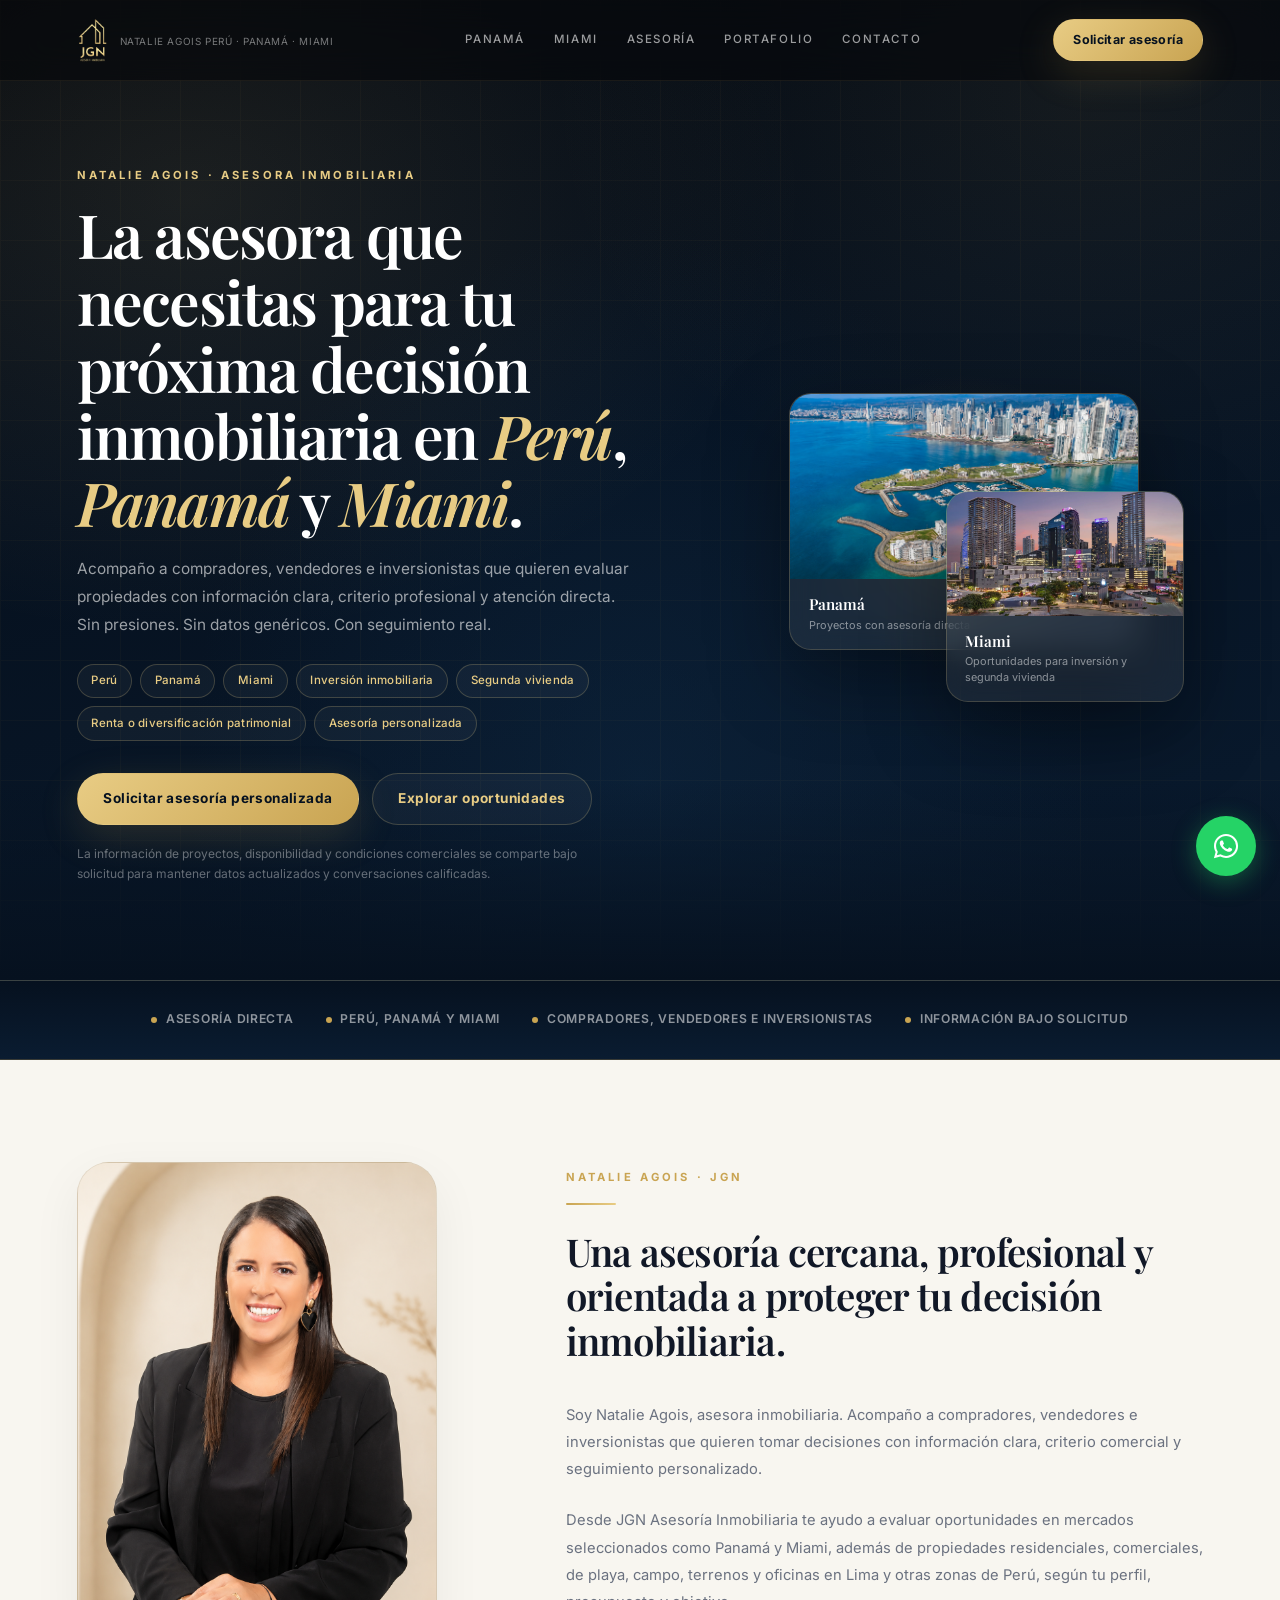
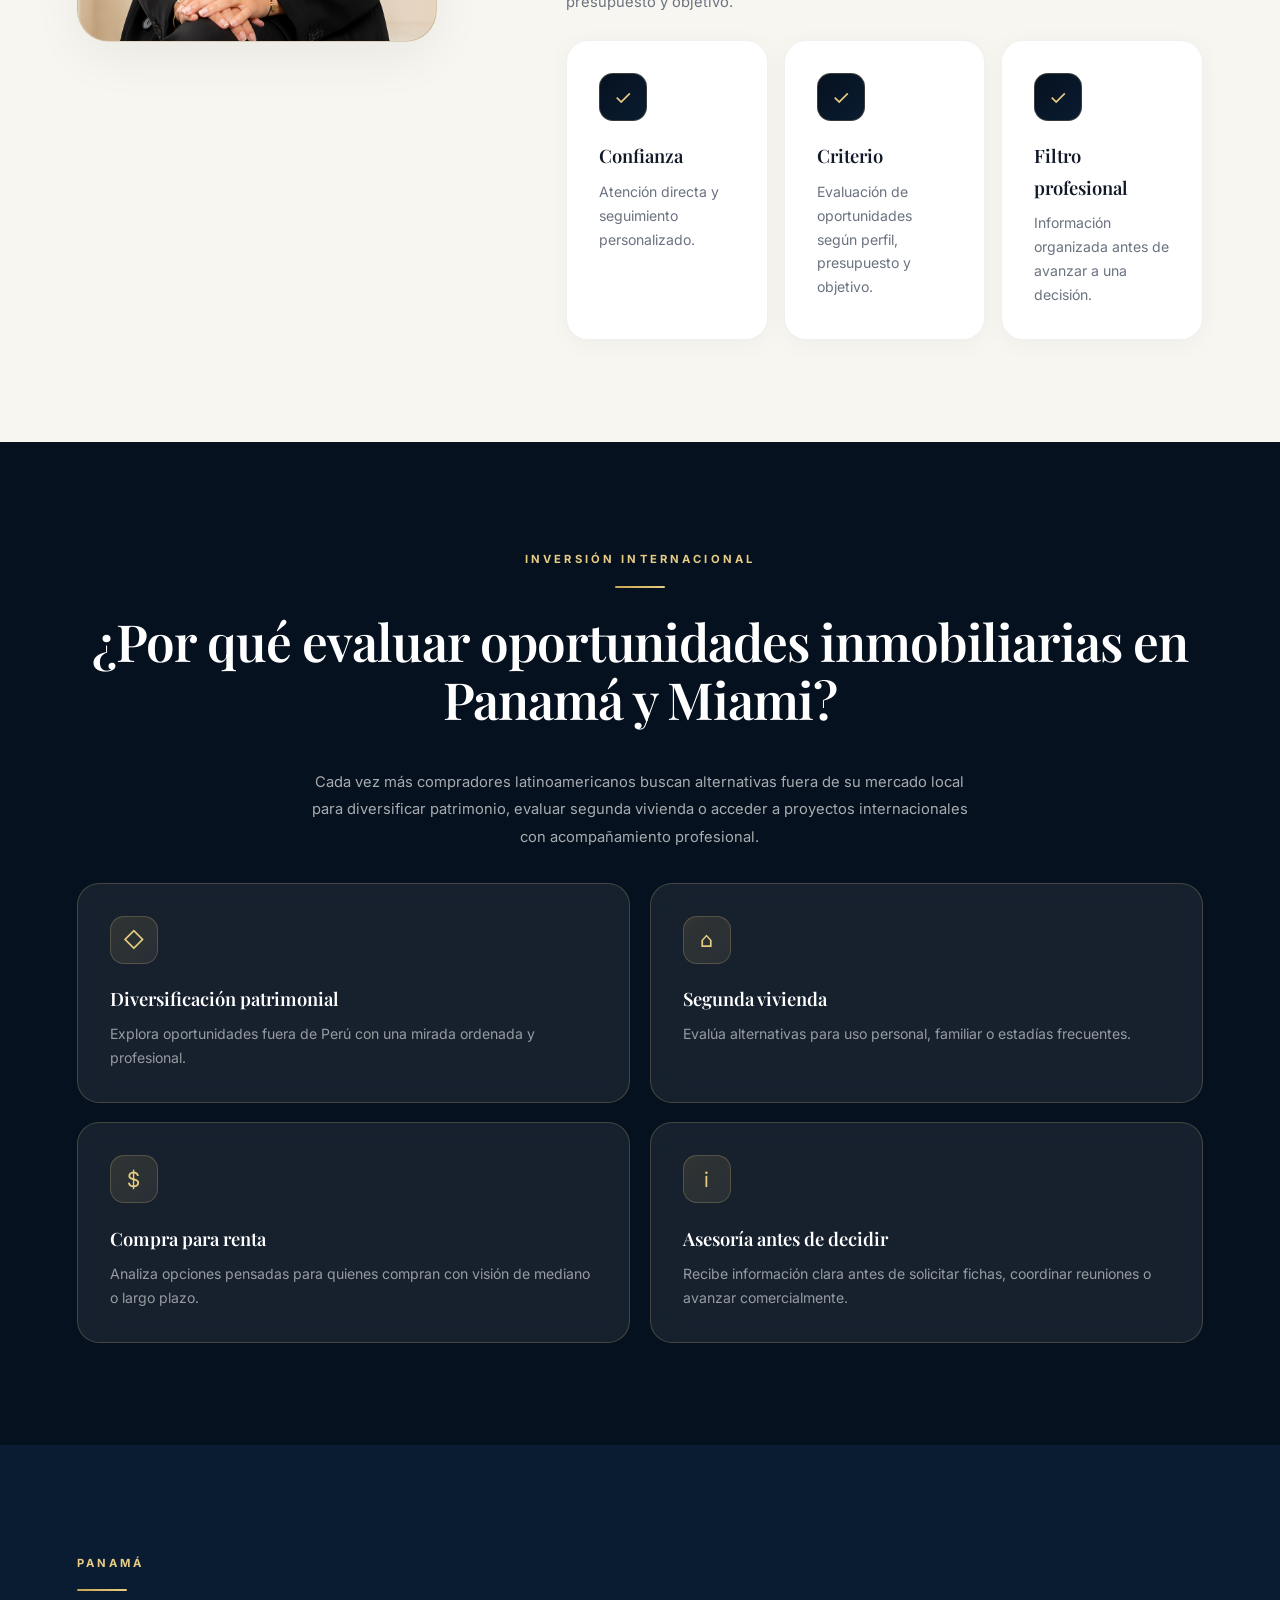
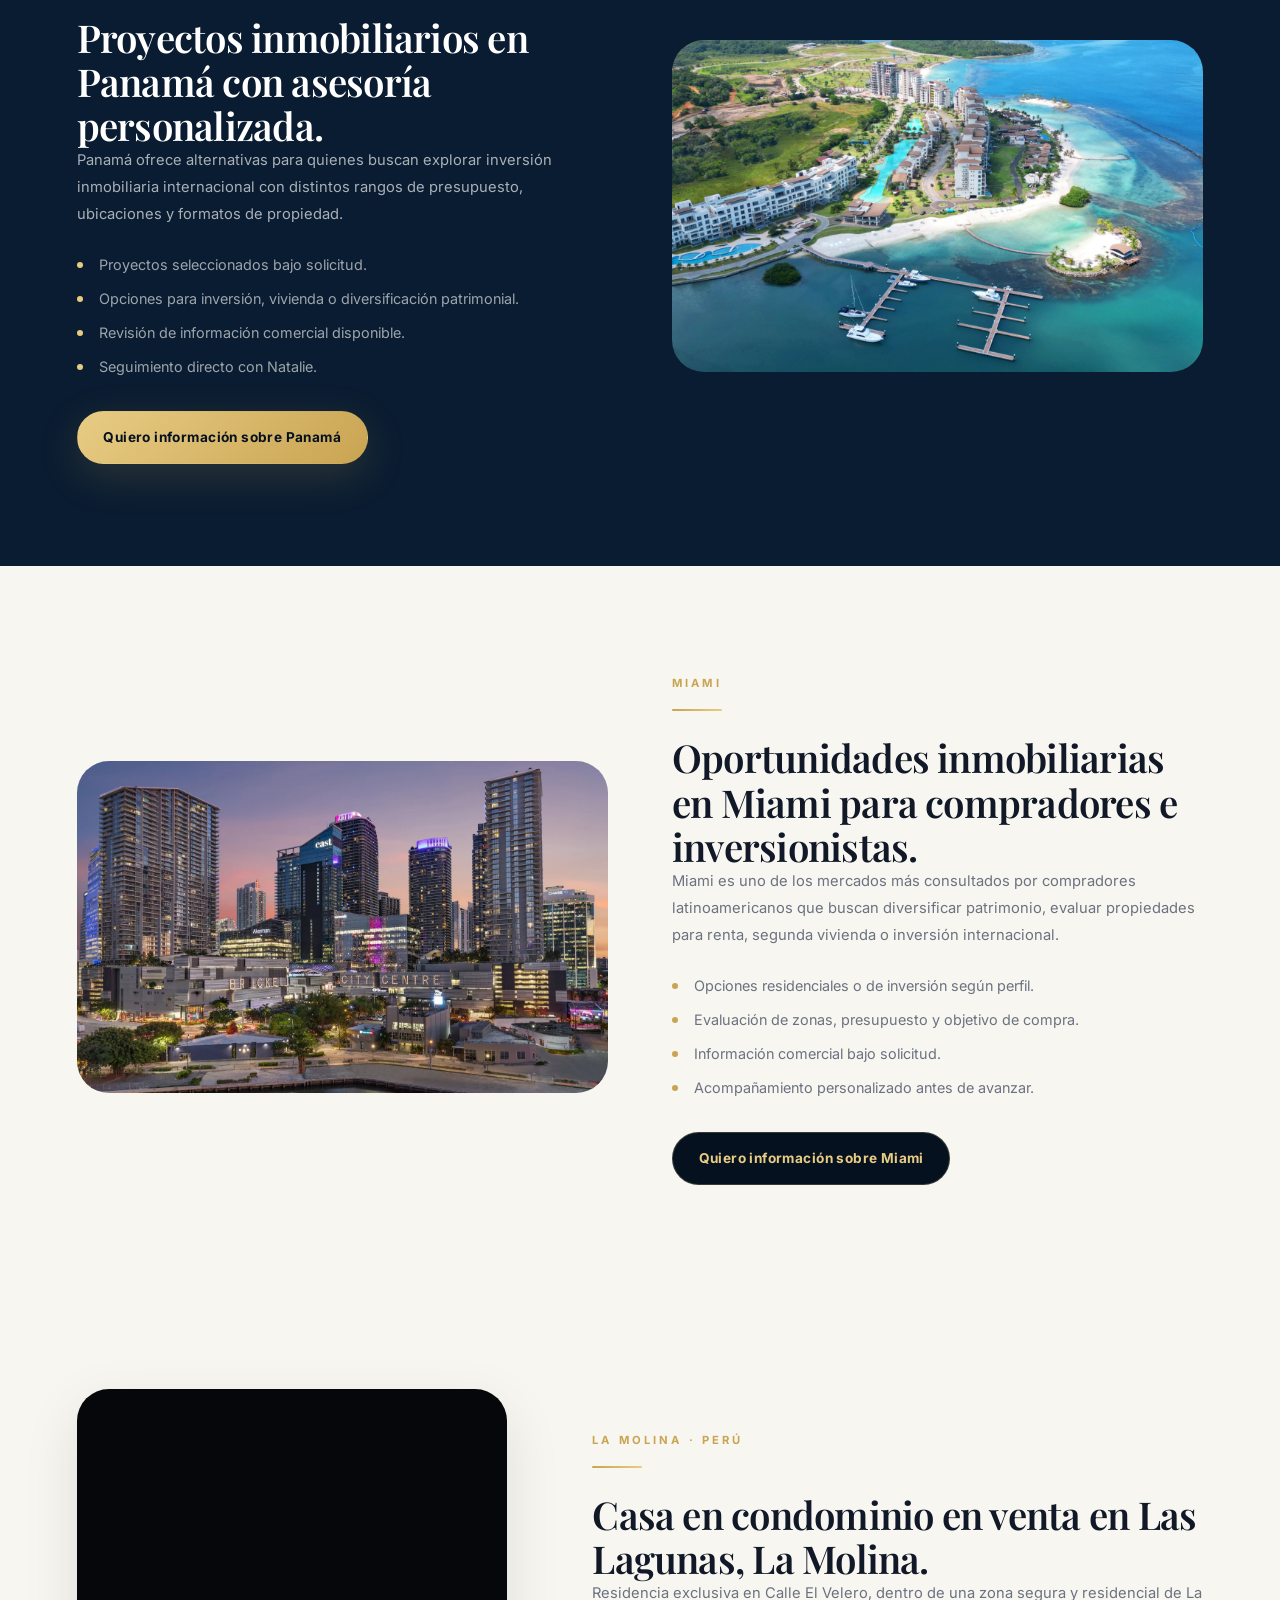
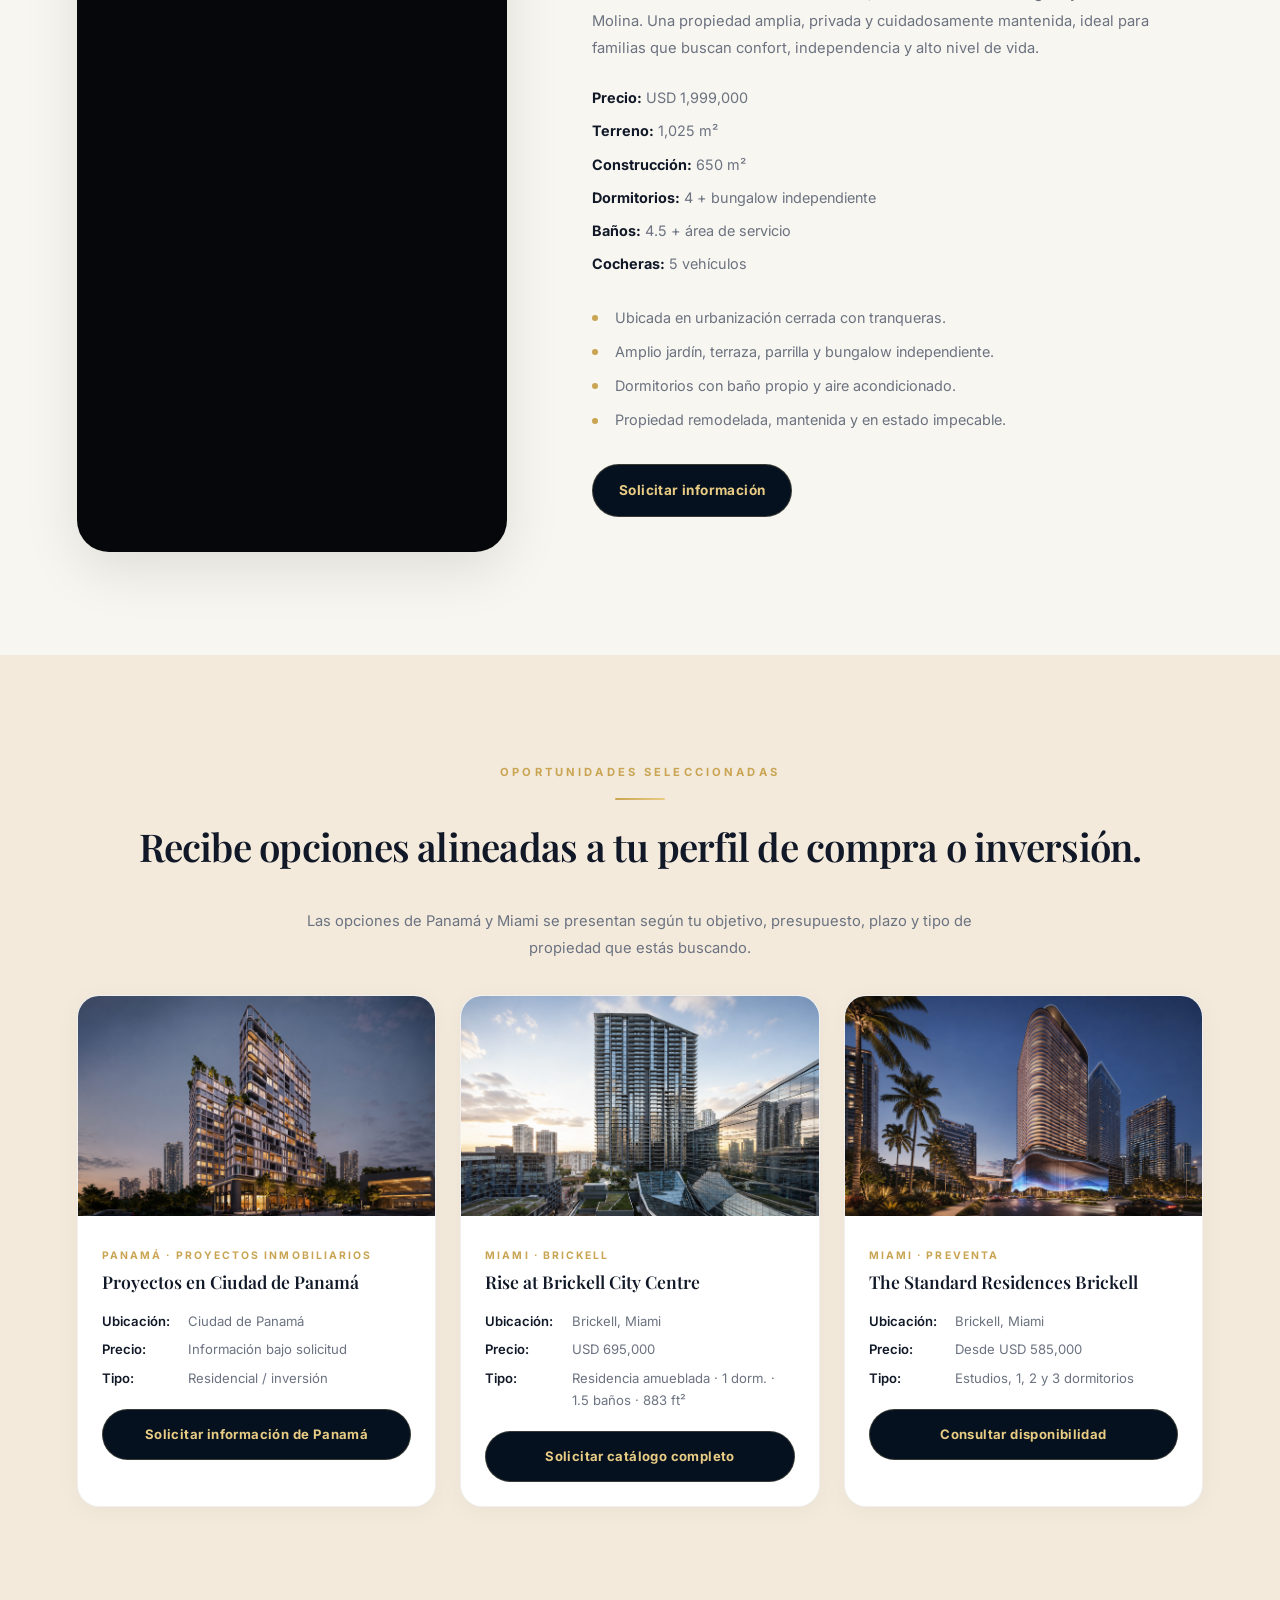
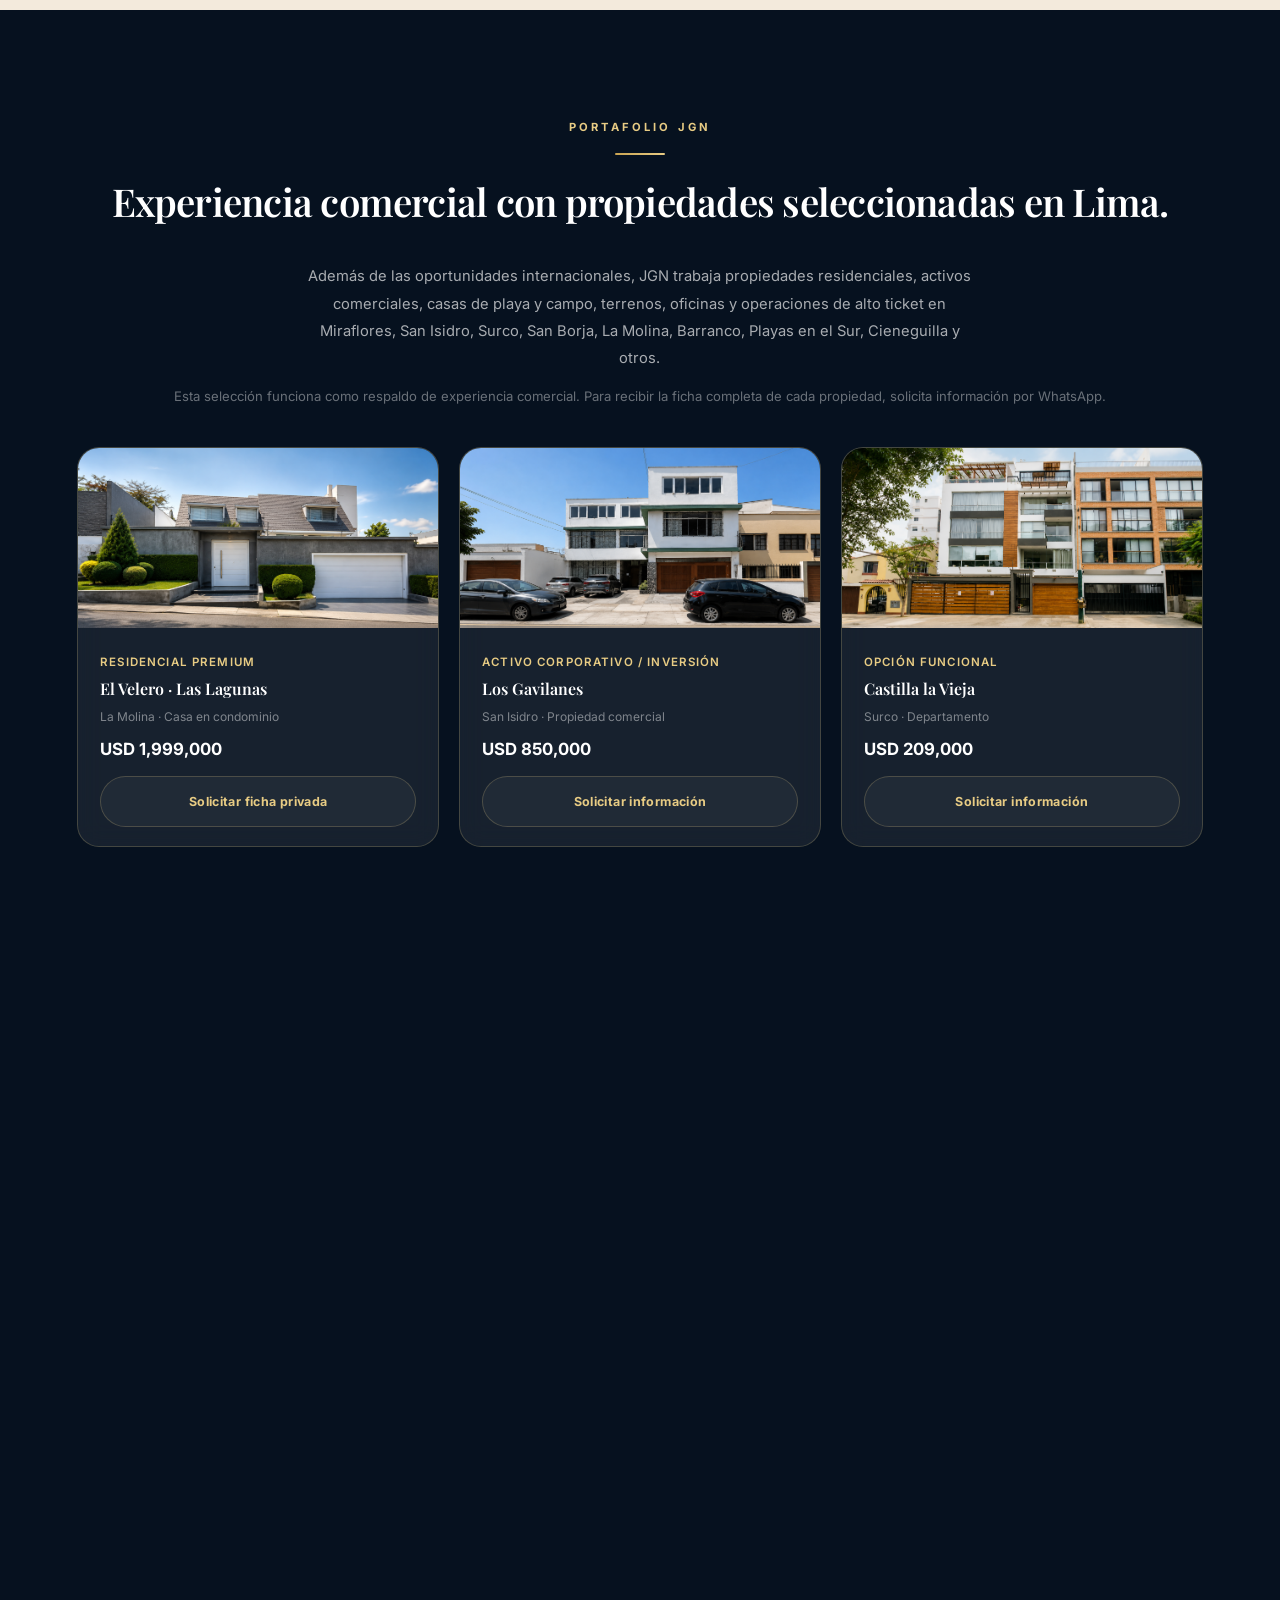
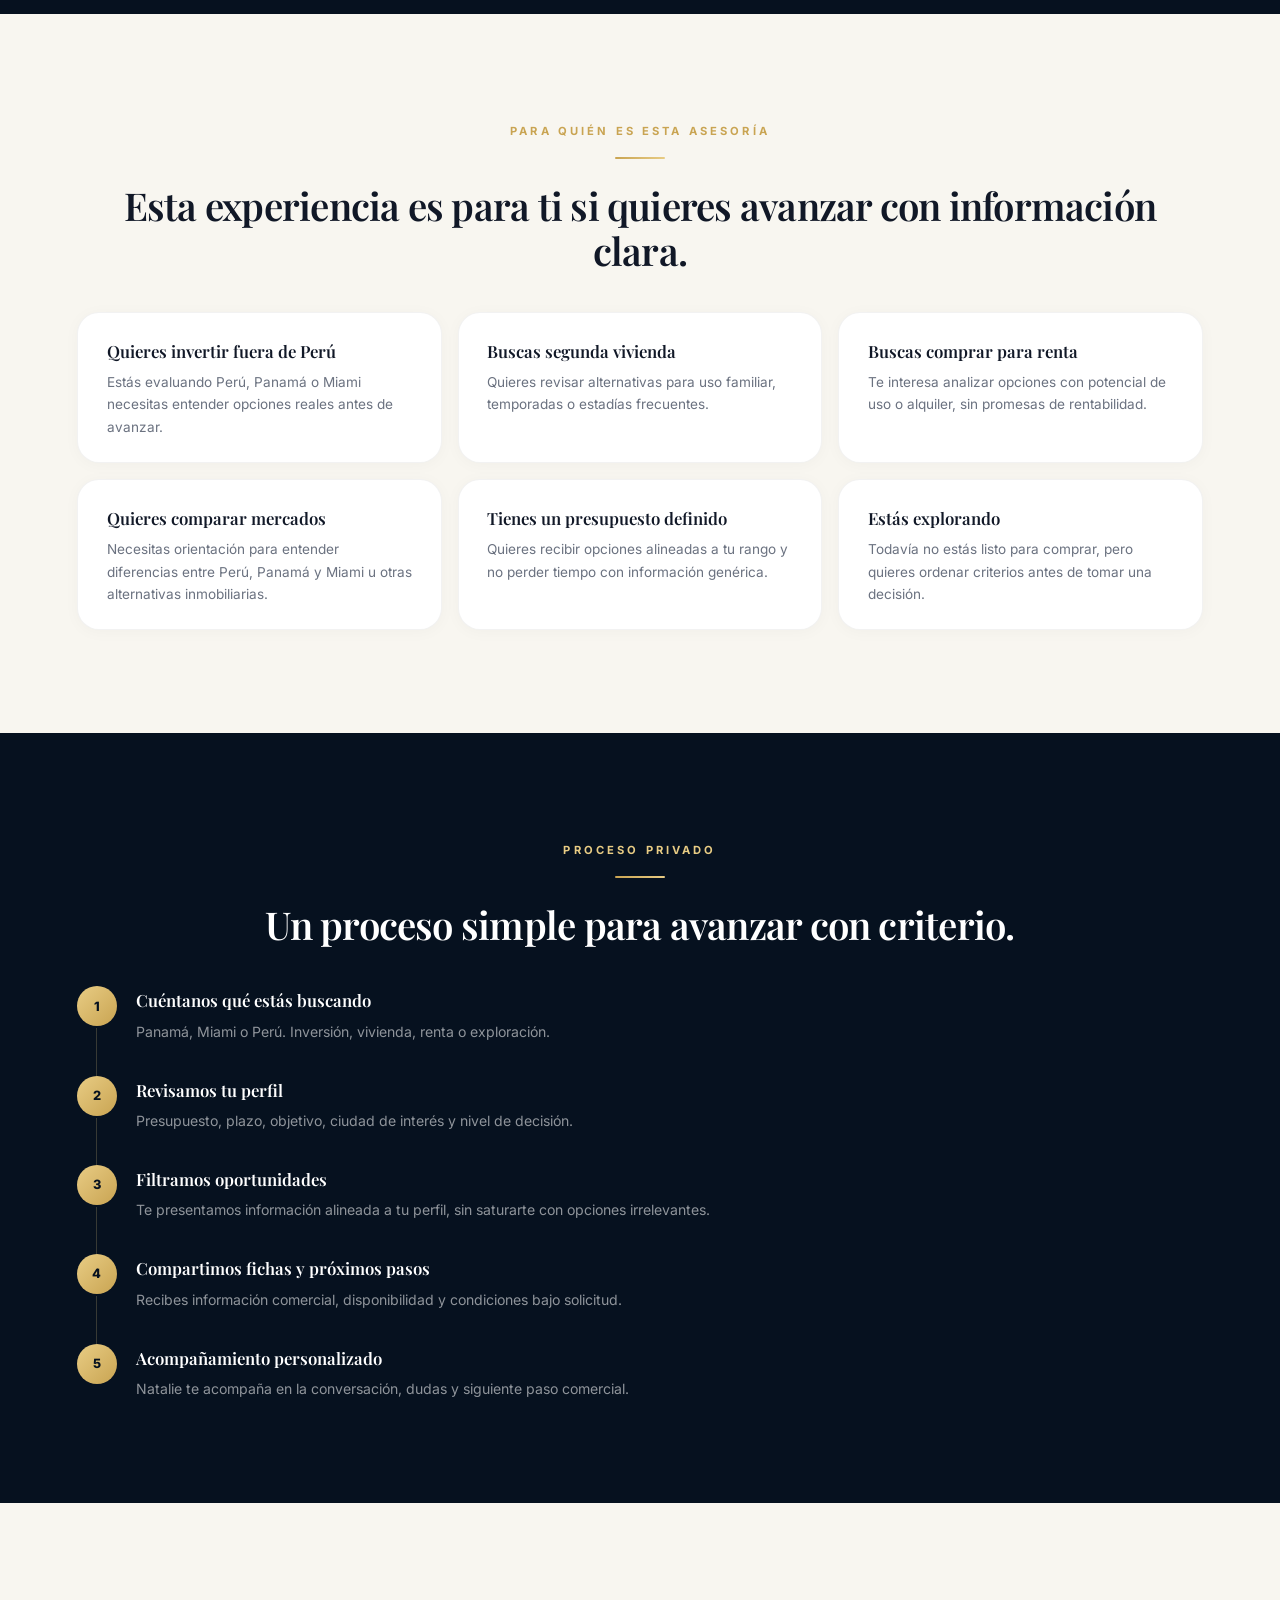
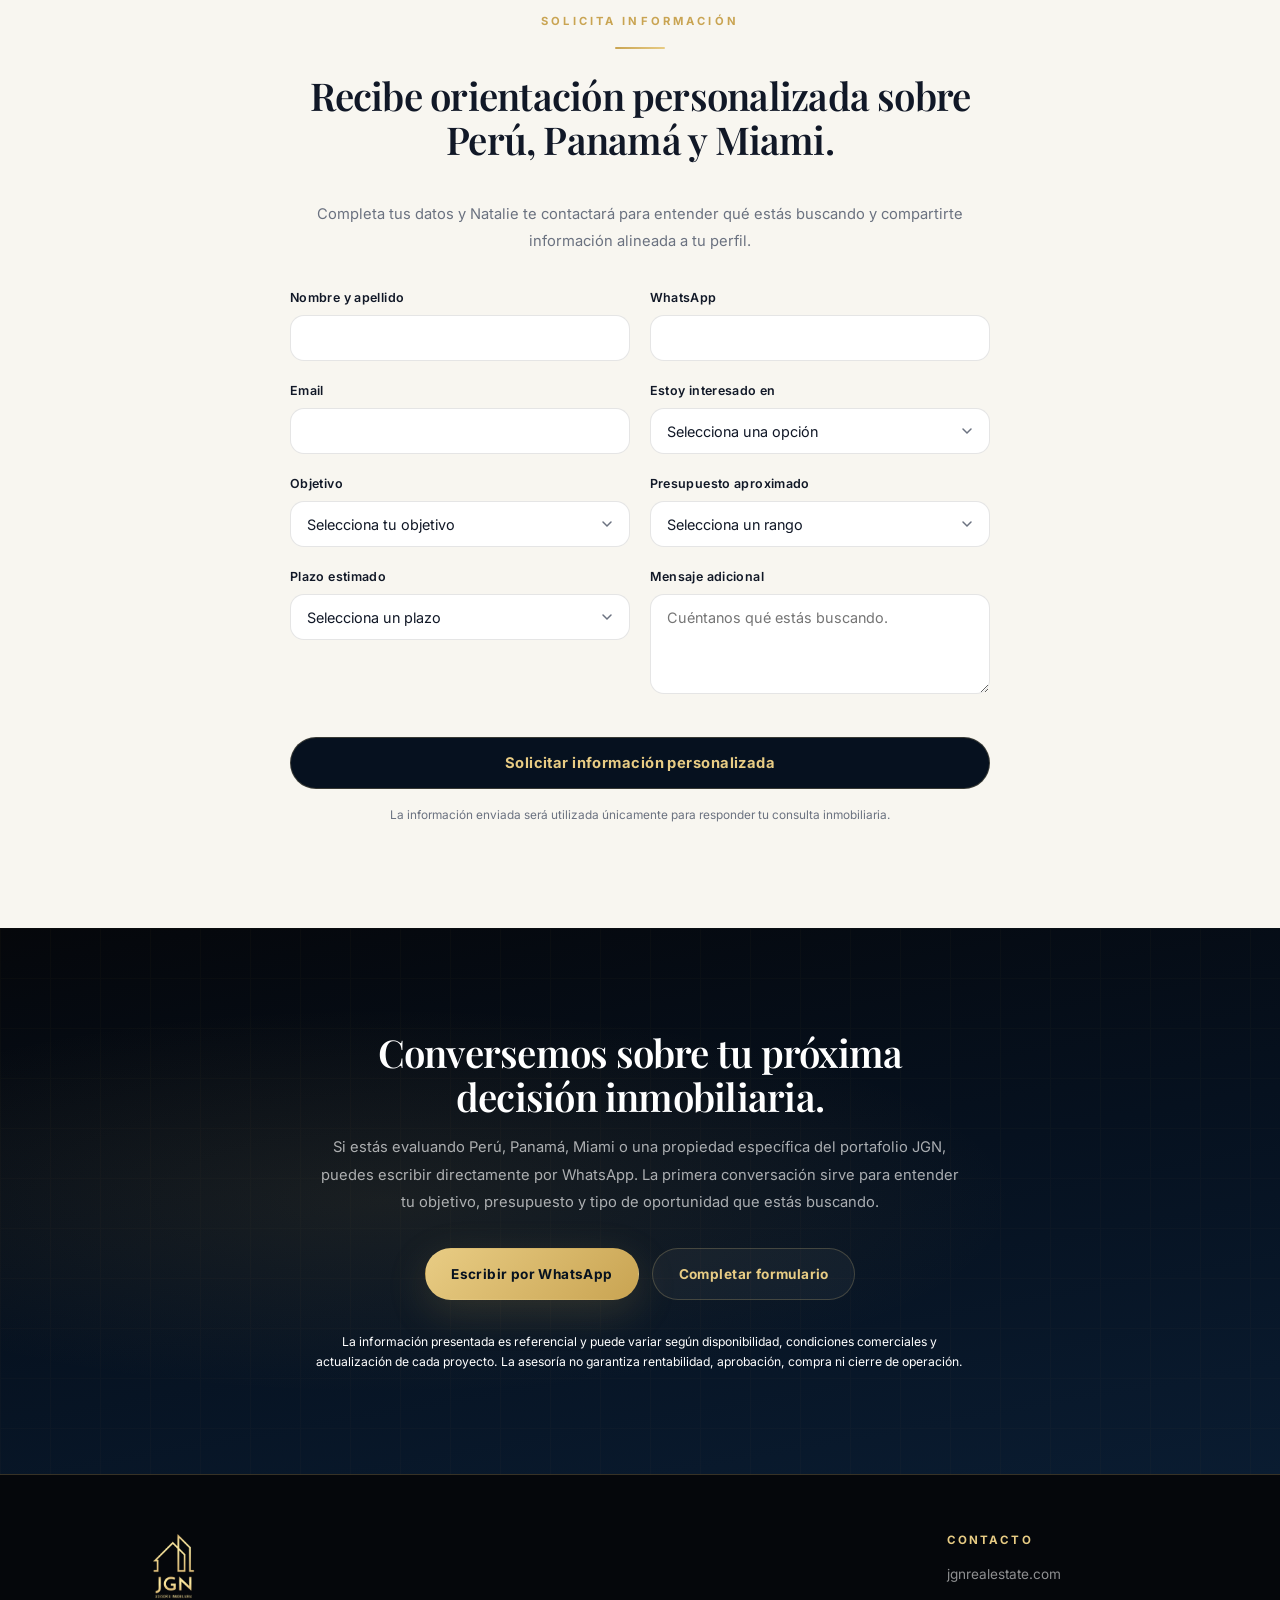
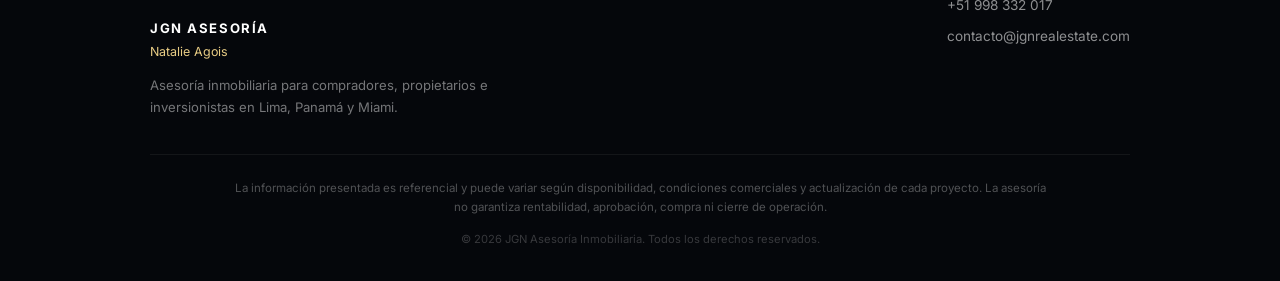
<file: index.html>
<!DOCTYPE html>
<html lang="es">
<head>
  <meta charset="UTF-8" />
  <meta name="viewport" content="width=device-width, initial-scale=1.0" />
  <meta name="description" content="Natalie Agois · JGN Asesoría Inmobiliaria · Asesoría inmobiliaria para compradores, vendedores e inversionistas en Panamá, Miami y Perú. Información clara, criterio profesional y atención directa." />
  <meta name="theme-color" content="#06111f" />
  <title>Natalie Agois · JGN Asesoría Inmobiliaria | Perú · Panamá · Miami</title>

  <link rel="preconnect" href="https://fonts.googleapis.com" />
  <link rel="preconnect" href="https://fonts.gstatic.com" crossorigin />
  <link href="https://fonts.googleapis.com/css2?family=Inter:wght@300;400;500;600;700;800;900&family=Playfair+Display:ital,wght@0,400;0,500;0,600;0,700;1,400;1,500&display=swap" rel="stylesheet" />

  <style>
    :root {
      --navy: #06111f;
      --navy-2: #0a1c31;
      --blue: #0f2d4b;
      --black: #05070b;
      --pearl: #f8f6f0;
      --bone: #f3eadc;
      --sand: #d7c2a1;
      --beige: #c8ad7f;
      --gold: #c9a452;
      --gold-soft: #e8cc84;
      --white: #ffffff;
      --ink: #111827;
      --muted: #6b7280;
      --glass: rgba(255,255,255,.07);
      --line: rgba(232,204,132,.22);
      --shadow-premium: 0 28px 80px rgba(0,0,0,.35);
      --radius-lg: 32px;
      --radius-md: 22px;
      --radius-sm: 14px;
      --ff-sans: 'Inter', 'Segoe UI', system-ui, -apple-system, sans-serif;
      --ff-serif: 'Playfair Display', Georgia, 'Times New Roman', serif;
      --container: min(1200px, 90vw);
      --section-py: clamp(3.5rem, 8vw, 7rem);
    }

    *, *::before, *::after { box-sizing: border-box; margin: 0; padding: 0; }
    html { scroll-behavior: smooth; -webkit-text-size-adjust: 100%; }
    body {
      font-family: var(--ff-sans);
      background: var(--black);
      color: var(--white);
      line-height: 1.7;
      font-size: 16px;
      overflow-x: hidden;
      -webkit-font-smoothing: antialiased;
    }
    a { text-decoration: none; color: inherit; }
    img { max-width: 100%; height: auto; display: block; }
    img[src=""] { display: none; }
    ul, ol { list-style: none; }
    button, input, select, textarea {
      font-family: inherit;
      font-size: inherit;
      border: none;
      outline: none;
      background: none;
    }

    .container { width: var(--container); margin: 0 auto; }
    .eyebrow {
      display: inline-block;
      font-size: .7rem;
      letter-spacing: .28em;
      text-transform: uppercase;
      font-weight: 700;
      margin-bottom: 1rem;
    }
    .eyebrow--gold { color: var(--gold-soft); }
    .eyebrow--ink { color: var(--gold); }
    .section-title {
      font-family: var(--ff-serif);
      font-weight: 600;
      line-height: 1.15;
      letter-spacing: -.02em;
    }
    .section-title--lg { font-size: clamp(1.8rem, 4.5vw, 3.2rem); }
    .section-title--md { font-size: clamp(1.5rem, 3.5vw, 2.4rem); }
    .section-text {
      font-size: clamp(.92rem, 1.1vw, 1.05rem);
      line-height: 1.85;
      max-width: 680px;
    }
    .section-text--light { color: rgba(255,255,255,.65); }
    .section-text--dark { color: var(--muted); }

    .btn {
      display: inline-flex;
      align-items: center;
      justify-content: center;
      gap: .5rem;
      border-radius: 999px;
      padding: .85rem 1.6rem;
      font-weight: 700;
      font-size: .85rem;
      letter-spacing: .03em;
      transition: all .3s cubic-bezier(.4,0,.2,1);
      cursor: pointer;
      border: 1px solid transparent;
      white-space: nowrap;
    }
    .btn--gold {
      background: linear-gradient(135deg, var(--gold-soft), var(--gold));
      color: var(--navy);
      box-shadow: 0 12px 40px rgba(201,164,82,.18);
    }
    .btn--gold:hover {
      transform: translateY(-2px);
      box-shadow: 0 18px 50px rgba(201,164,82,.32);
    }
    .btn--outline {
      border-color: var(--line);
      color: var(--gold-soft);
      background: rgba(255,255,255,.04);
    }
    .btn--outline:hover {
      background: rgba(232,204,132,.1);
      border-color: rgba(232,204,132,.4);
    }
    .btn--dark {
      background: var(--navy);
      color: var(--gold-soft);
      border: 1px solid var(--line);
    }
    .btn--dark:hover {
      background: var(--navy-2);
      transform: translateY(-2px);
    }
    .btn--white {
      background: var(--white);
      color: var(--navy);
      box-shadow: 0 8px 30px rgba(0,0,0,.08);
    }
    .btn--white:hover {
      transform: translateY(-2px);
      box-shadow: 0 14px 40px rgba(0,0,0,.14);
    }

    .tag {
      display: inline-block;
      border: 1px solid var(--line);
      color: var(--gold-soft);
      background: rgba(255,255,255,.04);
      border-radius: 999px;
      padding: .4rem .85rem;
      font-size: .72rem;
      font-weight: 500;
      letter-spacing: .02em;
    }

    .section-dark { background: var(--navy); color: var(--white); }
    .section-dark-alt { background: var(--navy-2); color: var(--white); }
    .section-light { background: var(--pearl); color: var(--ink); }
    .section-light-alt { background: var(--bone); color: var(--ink); }
    .section-pad { padding: var(--section-py) 0; }
    .section-header { margin-bottom: 2.5rem; }
    .section-header .section-title { margin-bottom: 1rem; }

    .card {
      border-radius: var(--radius-md);
      padding: 2rem;
      transition: transform .35s cubic-bezier(.4,0,.2,1), box-shadow .35s ease;
    }
    .card:hover { transform: translateY(-4px); }
    .card--glass {
      background: var(--glass);
      border: 1px solid var(--line);
      backdrop-filter: blur(12px);
      -webkit-backdrop-filter: blur(12px);
    }
    .card--glass:hover { box-shadow: 0 20px 60px rgba(0,0,0,.3); }
    .card--light {
      background: var(--white);
      border: 1px solid rgba(0,0,0,.06);
      box-shadow: 0 4px 24px rgba(0,0,0,.04);
    }
    .card--light:hover { box-shadow: 0 16px 48px rgba(0,0,0,.08); }
    .card-icon {
      width: 48px;
      height: 48px;
      border-radius: 14px;
      display: flex;
      align-items: center;
      justify-content: center;
      margin-bottom: 1.2rem;
      font-size: 1.3rem;
    }
    .card-icon--gold {
      background: linear-gradient(135deg, rgba(201,164,82,.15), rgba(232,204,132,.08));
      border: 1px solid var(--line);
      color: var(--gold-soft);
    }
    .card-icon--navy {
      background: linear-gradient(135deg, var(--navy), var(--navy-2));
      border: 1px solid var(--line);
      color: var(--gold-soft);
    }
    .card-title {
      font-family: var(--ff-serif);
      font-size: 1.15rem;
      font-weight: 600;
      margin-bottom: .5rem;
    }
    .card-text { font-size: .88rem; line-height: 1.7; }
    .disclaimer {
      font-size: .76rem;
      line-height: 1.6;
      opacity: .55;
      margin-top: 2rem;
      max-width: 700px;
    }
    .gold-line {
      width: 50px;
      height: 2px;
      background: linear-gradient(90deg, var(--gold), var(--gold-soft));
      margin-bottom: 1.5rem;
      border-radius: 2px;
    }
    .gold-line--center { margin-left: auto; margin-right: auto; }

    .image-frame {
      position: relative;
      overflow: hidden;
      background:
        radial-gradient(ellipse at 30% 20%, rgba(232,204,132,.16), transparent 45%),
        linear-gradient(135deg, var(--navy-2), var(--blue));
      display: flex;
      align-items: center;
      justify-content: center;
    }
    .section-light .image-frame,
    .section-light-alt .image-frame,
    .natalie-photo-wrap {
      background:
        radial-gradient(ellipse at 30% 20%, rgba(201,164,82,.18), transparent 45%),
        linear-gradient(135deg, var(--bone), var(--sand));
    }
    .image-frame img {
      width: 100%;
      height: 100%;
      object-fit: cover;
    }

    .header {
      position: fixed;
      top: 0;
      left: 0;
      right: 0;
      z-index: 100;
      background: rgba(5,7,11,.6);
      backdrop-filter: blur(20px);
      -webkit-backdrop-filter: blur(20px);
      border-bottom: 1px solid rgba(232,204,132,.08);
      transition: background .4s ease, box-shadow .4s ease, border-color .4s ease;
    }
    .header.is-scrolled {
      background: rgba(5,7,11,.92);
      box-shadow: 0 4px 30px rgba(0,0,0,.3);
      border-bottom-color: rgba(232,204,132,.15);
    }
    .header-inner {
      display: flex;
      align-items: center;
      justify-content: space-between;
      height: 70px;
    }
    .brand {
      display: flex;
      align-items: center;
      gap: .75rem;
    }
    .brand-logo {
      width: auto;
      height: 46px;
      max-height: 46px;
      flex-shrink: 0;
      display: flex;
      align-items: center;
      overflow: hidden;
    }
    .brand-logo img {
      width: auto;
      height: 46px;
      max-height: 46px;
      object-fit: contain;
      filter: none;
    }
    .logo-fallback {
      display: inline-flex;
      align-items: center;
      gap: .4rem;
      font-size: .78rem;
      font-weight: 800;
      letter-spacing: .14em;
      text-transform: uppercase;
      color: var(--white);
    }
    .brand-info span {
      display: block;
      font-size: .62rem;
      color: rgba(255,255,255,.45);
      letter-spacing: .06em;
      text-transform: uppercase;
      margin-top: .15rem;
    }
    .nav-links {
      display: none;
      align-items: center;
      gap: 1.8rem;
    }
    .nav-links a {
      font-size: .72rem;
      text-transform: uppercase;
      letter-spacing: .14em;
      color: rgba(255,255,255,.6);
      font-weight: 500;
      transition: color .25s;
    }
    .nav-links a:hover { color: var(--gold-soft); }
    .nav-cta { display: none; }
    .nav-cta .btn { padding: .6rem 1.2rem; font-size: .78rem; }

    .menu-toggle {
      display: flex;
      flex-direction: column;
      gap: 5px;
      cursor: pointer;
      padding: 8px;
      z-index: 110;
    }
    .menu-toggle span {
      display: block;
      width: 24px;
      height: 2px;
      background: var(--gold-soft);
      border-radius: 2px;
      transition: all .3s ease;
    }
    .menu-toggle.is-active span:nth-child(1) { transform: rotate(45deg) translate(5px, 5px); }
    .menu-toggle.is-active span:nth-child(2) { opacity: 0; }
    .menu-toggle.is-active span:nth-child(3) { transform: rotate(-45deg) translate(5px, -5px); }

    .mobile-nav {
      position: fixed;
      inset: 0;
      background: rgba(5,7,11,.97);
      backdrop-filter: blur(30px);
      -webkit-backdrop-filter: blur(30px);
      z-index: 99;
      display: flex;
      flex-direction: column;
      align-items: center;
      justify-content: center;
      gap: 2rem;
      opacity: 0;
      pointer-events: none;
      transition: opacity .35s ease;
    }
    .mobile-nav.is-open { opacity: 1; pointer-events: all; }
    .mobile-nav a {
      font-size: 1.1rem;
      text-transform: uppercase;
      letter-spacing: .18em;
      color: rgba(255,255,255,.7);
      font-weight: 600;
      transition: color .25s;
    }
    .mobile-nav a:hover { color: var(--gold-soft); }
    .mobile-nav .btn { margin-top: 1rem; }

    .hero {
      position: relative;
      min-height: 100vh;
      min-height: 100dvh;
      overflow: hidden;
      background:
        radial-gradient(ellipse at 15% 20%, rgba(232,204,132,.1), transparent 40%),
        radial-gradient(ellipse at 85% 10%, rgba(201,164,82,.08), transparent 35%),
        radial-gradient(ellipse at 50% 80%, rgba(15,45,75,.4), transparent 50%),
        linear-gradient(165deg, #03070d 0%, var(--navy) 40%, var(--navy-2) 100%);
      padding-top: 70px;
    }
    .hero::before {
      content: '';
      position: absolute;
      inset: 0;
      opacity: .035;
      background-image:
        linear-gradient(var(--gold) 1px, transparent 1px),
        linear-gradient(90deg, var(--gold) 1px, transparent 1px);
      background-size: 60px 60px;
      pointer-events: none;
    }
    .hero::after {
      content: '';
      position: absolute;
      bottom: 0;
      left: 0;
      right: 0;
      height: 200px;
      background: linear-gradient(to top, var(--navy), transparent);
      pointer-events: none;
    }
    .hero-content {
      position: relative;
      z-index: 2;
      padding: 3rem 0 4rem;
    }
    .hero-grid {
      display: grid;
      gap: 3rem;
      align-items: center;
    }
    .hero h1 {
      font-family: var(--ff-serif);
      font-size: clamp(2rem, 5.5vw, 4rem);
      line-height: 1.1;
      letter-spacing: -.03em;
      font-weight: 600;
      margin-bottom: 1.2rem;
    }
    .hero h1 em {
      color: var(--gold-soft);
      font-style: italic;
    }
    .hero .lead {
      font-size: clamp(.9rem, 1.2vw, 1.05rem);
      color: rgba(255,255,255,.6);
      max-width: 560px;
      line-height: 1.85;
      margin-bottom: 1.5rem;
    }
    .hero-tags {
      display: flex;
      flex-wrap: wrap;
      gap: .5rem;
      margin-bottom: 2rem;
    }
    .hero-actions {
      display: flex;
      flex-wrap: wrap;
      gap: .8rem;
      margin-bottom: 1.2rem;
    }
    .hero-note {
      font-size: .75rem;
      color: rgba(255,255,255,.38);
      max-width: 500px;
      line-height: 1.65;
    }
    .hero-visual {
      position: relative;
      min-height: 320px;
      display: flex;
      align-items: center;
      justify-content: center;
    }
    .hero-float-card {
      position: relative;
      border-radius: var(--radius-md);
      overflow: hidden;
      border: 1px solid rgba(232,204,132,.2);
      box-shadow: var(--shadow-premium);
      background: var(--glass);
      backdrop-filter: blur(16px);
      -webkit-backdrop-filter: blur(16px);
    }
    .hero-card-main {
      width: 75%;
      max-width: 320px;
      padding: 0;
      z-index: 2;
      animation: float-gentle 6s ease-in-out infinite;
    }
    .hero-card-secondary {
      position: absolute;
      bottom: -10px;
      right: 0;
      width: 55%;
      max-width: 220px;
      z-index: 3;
      animation: float-gentle 6s ease-in-out 1.5s infinite;
    }
    .hero-float-card .card-img-wrap {
      width: 100%;
      height: 180px;
      overflow: hidden;
    }
    .hero-card-secondary .card-img-wrap { height: 120px; }
    .hero-float-card .card-body { padding: 1rem 1.2rem; }
    .hero-float-card .card-body h3 {
      font-family: var(--ff-serif);
      font-size: .95rem;
      font-weight: 600;
      margin-bottom: .3rem;
    }
    .hero-float-card .card-body p {
      font-size: .72rem;
      color: rgba(255,255,255,.5);
    }
    .hero-glow {
      position: absolute;
      width: 300px;
      height: 300px;
      border-radius: 50%;
      background: radial-gradient(circle, rgba(201,164,82,.12), transparent 70%);
      top: 50%;
      left: 50%;
      transform: translate(-50%, -50%);
      pointer-events: none;
      z-index: 0;
    }

    .trust-strip {
      background: linear-gradient(180deg, var(--navy), var(--navy-2));
      border-top: 1px solid var(--line);
      border-bottom: 1px solid var(--line);
      padding: 1.8rem 0;
      overflow: hidden;
    }
    .trust-items {
      display: flex;
      flex-wrap: wrap;
      justify-content: center;
      gap: 1rem 2rem;
    }
    .trust-item {
      display: flex;
      align-items: center;
      gap: .55rem;
      font-size: .76rem;
      font-weight: 600;
      letter-spacing: .06em;
      text-transform: uppercase;
      color: rgba(255,255,255,.55);
      white-space: nowrap;
    }
    .trust-dot {
      width: 6px;
      height: 6px;
      border-radius: 50%;
      background: var(--gold);
      flex-shrink: 0;
    }

    .natalie-grid { display: grid; gap: 2.5rem; }
    .natalie-photo-wrap {
      border-radius: var(--radius-lg);
      overflow: hidden;
      border: 1px solid rgba(0,0,0,.06);
      box-shadow: 0 16px 50px rgba(0,0,0,.06);
      aspect-ratio: 3/4;
      max-height: 480px;
      display: flex;
      align-items: center;
      justify-content: center;
    }
    .natalie-photo-wrap img {
      width: 100%;
      height: 100%;
      object-fit: cover;
    }
    .natalie-text .section-text { margin-bottom: 1.5rem; }
    .natalie-cards { display: grid; gap: 1rem; }

    .why-cards { display: grid; gap: 1.2rem; margin-top: 2rem; }

    .city-block {
      display: grid;
      gap: 2.5rem;
      align-items: center;
    }
    .city-img-wrap {
      border-radius: var(--radius-lg);
      overflow: hidden;
      aspect-ratio: 16/10;
    }
    .city-content .section-text { margin-bottom: 1.5rem; }
    .city-bullets { margin-bottom: 2rem; }
    .city-bullets li {
      position: relative;
      padding-left: 1.4rem;
      margin-bottom: .6rem;
      font-size: .9rem;
      line-height: 1.7;
    }
    .city-bullets li::before {
      content: '';
      position: absolute;
      left: 0;
      top: .6rem;
      width: 6px;
      height: 6px;
      border-radius: 50%;
    }
    .section-light .city-bullets li { color: var(--muted); }
    .section-light .city-bullets li::before { background: var(--gold); }
    .section-dark-alt .city-bullets li { color: rgba(255,255,255,.6); }
    .section-dark-alt .city-bullets li::before { background: var(--gold-soft); }

    .project-cards { display: grid; gap: 1.5rem; margin-top: 2rem; }
    .project-card {
      border-radius: var(--radius-md);
      overflow: hidden;
      transition: transform .35s ease, box-shadow .35s ease;
    }
    .project-card:hover { transform: translateY(-4px); }
    .project-card--light {
      background: var(--white);
      border: 1px solid rgba(0,0,0,.06);
      box-shadow: 0 4px 24px rgba(0,0,0,.04);
    }
    .project-card--light:hover { box-shadow: 0 16px 48px rgba(0,0,0,.1); }
    .project-card-img {
      width: 100%;
      height: 220px;
      overflow: hidden;
    }
    .project-card-body { padding: 1.5rem; }
    .project-card-body .card-eyebrow {
      font-size: .65rem;
      letter-spacing: .2em;
      text-transform: uppercase;
      font-weight: 700;
      margin-bottom: .6rem;
      color: var(--gold);
    }
    .project-card-body h3 {
      font-family: var(--ff-serif);
      font-size: 1.1rem;
      font-weight: 600;
      margin-bottom: .8rem;
      color: var(--ink);
    }
    .project-card-meta {
      display: flex;
      flex-direction: column;
      gap: .4rem;
      margin-bottom: 1.2rem;
    }
    .project-card-meta span {
      font-size: .82rem;
      display: flex;
      align-items: flex-start;
      gap: .4rem;
      color: var(--muted);
    }
    .project-card-meta .meta-label {
      font-weight: 600;
      min-width: 80px;
      color: var(--ink);
    }

    .hol-grid { display: grid; gap: 1.2rem; margin-top: 2rem; }
    .hol-card {
      display: grid;
      grid-template-columns: 1fr;
      border-radius: var(--radius-md);
      overflow: hidden;
      background: var(--glass);
      border: 1px solid var(--line);
      backdrop-filter: blur(12px);
      -webkit-backdrop-filter: blur(12px);
      transition: transform .35s ease, box-shadow .35s ease;
    }
    .hol-card:hover {
      transform: translateY(-3px);
      box-shadow: 0 16px 50px rgba(0,0,0,.3);
    }
    .hol-card-img {
      height: 180px;
      overflow: hidden;
    }
    .hol-card-body { padding: 1.2rem 1.4rem; }
    .hol-card-body h4 {
      font-family: var(--ff-serif);
      font-size: 1rem;
      font-weight: 600;
      margin-bottom: .3rem;
    }
    .hol-card-body .hol-location {
      font-size: .75rem;
      color: rgba(255,255,255,.45);
      margin-bottom: .5rem;
    }
    .hol-card-body .hol-type {
      font-size: .72rem;
      color: var(--gold-soft);
      text-transform: uppercase;
      letter-spacing: .1em;
      font-weight: 600;
      margin-bottom: .4rem;
    }
    .hol-card-body .hol-price {
      font-size: 1.05rem;
      font-weight: 700;
      color: var(--white);
      margin-bottom: .8rem;
    }
    .hol-private-block {
      margin-top: 2.5rem;
      padding: 2rem;
      border-radius: var(--radius-md);
      background: rgba(201,164,82,.06);
      border: 1px solid rgba(232,204,132,.15);
    }
    .hol-private-block p {
      font-size: .88rem;
      color: rgba(255,255,255,.55);
      margin-bottom: 1.2rem;
      line-height: 1.7;
    }

    .client-cards { display: grid; gap: 1rem; margin-top: 2rem; }
    .client-card {
      border-radius: var(--radius-md);
      padding: 1.5rem 1.8rem;
      background: var(--white);
      border: 1px solid rgba(0,0,0,.05);
      box-shadow: 0 2px 16px rgba(0,0,0,.03);
      transition: transform .3s ease, box-shadow .3s ease;
    }
    .client-card:hover {
      transform: translateY(-3px);
      box-shadow: 0 12px 36px rgba(0,0,0,.08);
    }
    .client-card h4 {
      font-family: var(--ff-serif);
      font-size: 1.05rem;
      font-weight: 600;
      color: var(--ink);
      margin-bottom: .35rem;
    }
    .client-card p {
      font-size: .85rem;
      color: var(--muted);
      line-height: 1.65;
    }

    .process-steps { margin-top: 2.5rem; }
    .process-step {
      display: flex;
      gap: 1.2rem;
      padding-bottom: 2rem;
      position: relative;
    }
    .process-step:last-child { padding-bottom: 0; }
    .process-step::before {
      content: '';
      position: absolute;
      left: 19px;
      top: 42px;
      bottom: 0;
      width: 1px;
      background: var(--line);
    }
    .process-step:last-child::before { display: none; }
    .step-number {
      flex-shrink: 0;
      width: 40px;
      height: 40px;
      border-radius: 50%;
      display: flex;
      align-items: center;
      justify-content: center;
      font-size: .8rem;
      font-weight: 800;
      background: linear-gradient(135deg, var(--gold-soft), var(--gold));
      color: var(--navy);
    }
    .step-content h4 {
      font-family: var(--ff-serif);
      font-size: 1.05rem;
      font-weight: 600;
      margin-bottom: .3rem;
    }
    .step-content p {
      font-size: .88rem;
      color: rgba(255,255,255,.55);
      line-height: 1.7;
    }

    .form-section { background: var(--pearl); color: var(--ink); }
    .form-wrap { max-width: 700px; margin: 0 auto; }
    .form-grid {
      display: grid;
      gap: 1.2rem;
      margin-top: 2rem;
    }
    .form-group { display: flex; flex-direction: column; gap: .4rem; }
    .form-group label {
      font-size: .78rem;
      font-weight: 600;
      color: var(--ink);
      letter-spacing: .03em;
    }
    .form-group input,
    .form-group select,
    .form-group textarea {
      width: 100%;
      padding: .85rem 1rem;
      border-radius: var(--radius-sm);
      border: 1px solid rgba(0,0,0,.1);
      background: var(--white);
      color: var(--ink);
      font-size: .9rem;
      transition: border-color .25s, box-shadow .25s;
    }
    .form-group input:focus,
    .form-group select:focus,
    .form-group textarea:focus {
      border-color: var(--gold);
      box-shadow: 0 0 0 3px rgba(201,164,82,.12);
    }
    .form-group textarea { min-height: 100px; resize: vertical; }
    .form-group select {
      appearance: none;
      background-image: url("data:image/svg+xml,%3Csvg xmlns='http://www.w3.org/2000/svg' width='12' height='12' viewBox='0 0 12 12'%3E%3Cpath d='M2 4l4 4 4-4' fill='none' stroke='%236b7280' stroke-width='1.5' stroke-linecap='round'/%3E%3C/svg%3E");
      background-repeat: no-repeat;
      background-position: right 1rem center;
      padding-right: 2.5rem;
    }
    .form-submit { margin-top: 1.5rem; }
    .form-submit .btn { width: 100%; padding: 1rem; font-size: .92rem; }
    .form-note {
      font-size: .74rem;
      color: var(--muted);
      text-align: center;
      margin-top: 1rem;
    }

    .final-cta {
      position: relative;
      overflow: hidden;
      background:
        radial-gradient(ellipse at 30% 50%, rgba(201,164,82,.1), transparent 50%),
        linear-gradient(170deg, var(--black) 0%, var(--navy) 50%, var(--navy-2) 100%);
      text-align: center;
    }
    .final-cta::before {
      content: '';
      position: absolute;
      inset: 0;
      opacity: .025;
      background-image:
        linear-gradient(var(--gold) 1px, transparent 1px),
        linear-gradient(90deg, var(--gold) 1px, transparent 1px);
      background-size: 50px 50px;
      pointer-events: none;
    }
    .final-cta-content {
      position: relative;
      z-index: 2;
      max-width: 650px;
      margin: 0 auto;
    }
    .final-cta .section-title { margin-bottom: 1rem; }
    .final-cta .section-text {
      margin: 0 auto 2rem;
      text-align: center;
    }
    .final-cta-actions {
      display: flex;
      flex-wrap: wrap;
      justify-content: center;
      gap: .8rem;
      margin-bottom: 2rem;
    }
    .final-cta .disclaimer {
      margin: 0 auto;
      text-align: center;
    }

    .floating-whatsapp {
      position: fixed;
      bottom: 24px;
      right: 24px;
      z-index: 90;
      width: 60px;
      height: 60px;
      border-radius: 50%;
      background: #25D366;
      display: flex;
      align-items: center;
      justify-content: center;
      box-shadow: 0 6px 24px rgba(37,211,102,.35);
      transition: transform .3s ease, box-shadow .3s ease;
      animation: wa-pulse 2.5s infinite;
    }
    .floating-whatsapp:hover {
      transform: scale(1.08);
      box-shadow: 0 10px 36px rgba(37,211,102,.45);
    }
    .floating-whatsapp svg {
      width: 30px;
      height: 30px;
      fill: var(--white);
    }

    .footer {
      background: var(--black);
      border-top: 1px solid var(--line);
      padding: 3.5rem 0 2rem;
    }
    .footer-grid {
      display: grid;
      grid-template-columns: minmax(0, 1fr) minmax(0, 1fr);
      gap: clamp(3rem, 6vw, 5rem);
      align-items: start;
      justify-content: center;
      margin: 0 auto 2.2rem;
    }
    .footer-brand {
      max-width: 380px;
      justify-self: start;
    }
    .footer-brand .brand-logo {
      width: auto;
      height: 70px;
      max-height: 70px;
      margin-bottom: 1rem;
      overflow: hidden;
    }
    .footer-brand .brand-logo img {
      width: auto;
      height: 70px;
      max-height: 70px;
      object-fit: contain;
      filter: none;
    }
    .footer-brand strong {
      display: block;
      font-size: .82rem;
      letter-spacing: .12em;
      text-transform: uppercase;
      margin-bottom: .15rem;
    }
    .footer-brand .footer-name {
      font-size: .78rem;
      color: var(--gold-soft);
      margin-bottom: .8rem;
    }
    .footer-brand p {
      font-size: .82rem;
      color: rgba(255,255,255,.45);
      max-width: 380px;
      line-height: 1.65;
    }
    .footer-contact {
      max-width: 320px;
      justify-self: end;
    }
    .footer-contact h4 {
      font-size: .72rem;
      text-transform: uppercase;
      letter-spacing: .18em;
      color: var(--gold-soft);
      margin-bottom: .8rem;
      font-weight: 700;
    }
    .footer-contact a,
    .footer-contact span {
      display: flex;
      align-items: center;
      gap: .5rem;
      font-size: .85rem;
      color: rgba(255,255,255,.55);
      margin-bottom: .5rem;
      transition: color .25s;
    }
    .footer-contact a:hover { color: var(--gold-soft); }
    .footer-bottom {
      border-top: 1px solid rgba(255,255,255,.06);
      padding-top: 1.5rem;
      text-align: center;
      margin-left: auto;
      margin-right: auto;
    }
    .footer-disclaimer {
      font-size: .72rem;
      color: rgba(255,255,255,.3);
      line-height: 1.65;
      max-width: 820px;
      margin-left: auto;
      margin-right: auto;
    }
    .footer-copy {
      font-size: .7rem;
      color: rgba(255,255,255,.2);
      margin-top: .8rem;
      text-align: center;
    }
    .footer .container {
      width: min(980px, 88vw);
      margin-left: auto;
      margin-right: auto;
    }

    .reveal,
    .reveal-up {
      opacity: 0;
      transform: translateY(30px);
      transition: opacity .7s cubic-bezier(.4,0,.2,1), transform .7s cubic-bezier(.4,0,.2,1);
    }
    .reveal-up { transform: translateY(40px); }
    .reveal.is-visible,
    .reveal-up.is-visible {
      opacity: 1;
      transform: translateY(0);
    }
    .reveal-delay-1 { transition-delay: .1s; }
    .reveal-delay-2 { transition-delay: .2s; }
    .reveal-delay-3 { transition-delay: .3s; }
    .reveal-delay-4 { transition-delay: .4s; }
    .reveal-delay-5 { transition-delay: .5s; }

    @keyframes float-gentle {
      0%, 100% { transform: translateY(0); }
      50% { transform: translateY(-10px); }
    }
    @keyframes wa-pulse {
      0%, 100% { box-shadow: 0 6px 24px rgba(37,211,102,.35); }
      50% { box-shadow: 0 6px 24px rgba(37,211,102,.55), 0 0 0 12px rgba(37,211,102,.08); }
    }

    @media (min-width: 640px) {
      .grid-2 { grid-template-columns: repeat(2, 1fr); }
      .grid-3 { grid-template-columns: repeat(2, 1fr); }
      .why-cards { grid-template-columns: repeat(2, 1fr); }
      .client-cards { grid-template-columns: repeat(2, 1fr); }
      .natalie-cards { grid-template-columns: repeat(3, 1fr); }
      .project-cards { grid-template-columns: repeat(2, 1fr); }
      .hol-grid { grid-template-columns: repeat(2, 1fr); }
      .footer-grid { grid-template-columns: repeat(2, 1fr); }
      .form-row-2 { grid-template-columns: repeat(2, 1fr); display: grid; gap: 1.2rem; }
    }

    @media (min-width: 1024px) {
      .nav-links { display: flex; }
      .nav-cta { display: block; }
      .menu-toggle { display: none; }
      .header-inner { height: 80px; }
      .hero { padding-top: 80px; }
      .hero-grid { grid-template-columns: 1.1fr .9fr; gap: 4rem; }
      .hero-content { padding: 5rem 0 6rem; }
      .hero h1 { font-size: clamp(2.5rem, 4vw, 3.8rem); }
      .natalie-grid { grid-template-columns: .4fr .6fr; gap: 4rem; }
      .city-block { grid-template-columns: 1fr 1fr; gap: 4rem; }
      .city-block--reverse .city-img-wrap { order: 2; }
      .city-block--reverse .city-content { order: 1; }
      .grid-3 { grid-template-columns: repeat(3, 1fr); }
      .project-cards { grid-template-columns: repeat(3, 1fr); }
      .hol-grid { grid-template-columns: repeat(3, 1fr); }
      .client-cards { grid-template-columns: repeat(3, 1fr); }
      .footer-grid { grid-template-columns: 1.3fr 1fr; }
    }

    @media (min-width: 1280px) {
      :root { --container: min(1280px, 88vw); }
      .hero h1 { font-size: 3.8rem; }
    }

    @media (max-width: 520px) {
      .btn { width: 100%; white-space: normal; text-align: center; }
      .hero-actions, .final-cta-actions { width: 100%; }
      .floating-whatsapp { width: 54px; height: 54px; bottom: 18px; right: 18px; }
      .brand-info { display: none; }
      .brand-logo {
        width: auto;
        height: 38px;
        max-height: 38px;
      }
      .brand-logo img {
        width: auto;
        height: 38px;
        max-height: 38px;
      }
      .card { padding: 1.4rem; }
      .project-card-body, .hol-card-body { padding: 1.2rem; }
      .footer-brand .brand-logo {
        height: 58px;
        max-height: 58px;
      }
      .footer-brand .brand-logo img {
        height: 58px;
        max-height: 58px;
      }
    }

    @media (min-width: 1024px) {
      .hero-visual {
        min-height: 345px;
      }
      .hero-card-main {
        width: 78%;
        max-width: 340px;
      }
      .hero-card-secondary {
        width: 56%;
        max-width: 232px;
        right: 4%;
        bottom: -8px;
      }
      .hero-float-card .card-img-wrap {
        height: 185px;
      }
      .hero-card-secondary .card-img-wrap {
        height: 124px;
      }
      .hero-float-card .card-body {
        padding: 1rem 1.15rem;
      }
      .hero-float-card .card-body h3 {
        font-size: .95rem;
        line-height: 1.2;
        margin-bottom: .25rem;
      }
      .hero-float-card .card-body p {
        font-size: .68rem;
        line-height: 1.45;
      }
    }

    @media (min-width: 1280px) {
      .hero-card-main {
        max-width: 350px;
      }
      .hero-card-secondary {
        max-width: 238px;
      }
    }

    @media (max-width: 767px) {
      .footer {
        text-align: center;
        padding: 3rem 0 2rem;
      }
      .footer .container {
        width: min(520px, 88vw);
      }
      .footer-grid {
        grid-template-columns: 1fr;
        gap: 2rem;
        justify-items: center;
        text-align: center;
      }
      .footer-brand,
      .footer-contact {
        max-width: 100%;
        justify-self: center;
      }
      .footer-brand .brand-logo {
        margin-left: auto;
        margin-right: auto;
      }
      .footer-brand p {
        max-width: 360px;
        margin-left: auto;
        margin-right: auto;
      }
      .footer-contact a,
      .footer-contact span {
        justify-content: center;
      }
      .footer-disclaimer {
        max-width: 92%;
      }
    }

    /* =========================================================
       NUEVA SECCION: Video La Molina
    ========================================================= */
    .feature-video-section {
      background: var(--pearl);
      color: var(--ink);
      padding: var(--section-py) 0;
    }
    .feature-video-grid {
      display: grid;
      gap: 2.5rem;
      align-items: center;
    }
    .feature-video-wrap {
      max-width: 430px;
      margin: 0 auto;
      border-radius: var(--radius-lg);
      overflow: hidden;
      border: 1px solid rgba(0,0,0,.06);
      box-shadow: 0 18px 55px rgba(0,0,0,.10);
      background: var(--black);
    }
    .feature-video-inner {
      padding: 177.78% 0 0 0;
      position: relative;
    }
    .feature-video-inner iframe {
      position: absolute;
      top: 0;
      left: 0;
      width: 100%;
      height: 100%;
    }
    .feature-property-meta {
      display: grid;
      gap: .55rem;
      margin: 1.5rem 0 1.8rem;
    }
    .feature-property-meta span {
      font-size: .9rem;
      color: var(--muted);
    }
    .feature-property-meta strong {
      color: var(--ink);
      font-weight: 700;
    }
    .feature-video-section .city-bullets li {
      color: var(--muted);
    }
    .feature-video-section .city-bullets li::before {
      background: var(--gold);
    }
    @media (min-width: 1024px) {
      .feature-video-grid {
        grid-template-columns: .85fr 1.15fr;
        gap: 4rem;
      }
      .feature-video-wrap {
        margin: 0;
      }
    }
  </style>
</head>
<body>

  <header id="header" class="header">
    <div class="container header-inner">
      <a href="#hero-panama-miami" class="brand">
        <div class="brand-logo">
          <img src="logo-jgn-gold-header.png" alt="JGN Asesoría Inmobiliaria" />
        </div>
        <div class="brand-info">
          <span>Natalie Agois Perú · Panamá · Miami</span>
        </div>
      </a>

      <nav class="nav-links" aria-label="Navegación principal">
        <a href="#panama-opportunities">Panamá</a>
        <a href="#miami-opportunities">Miami</a>
        <a href="#advisory-process">Asesoría</a>
        <a href="#hol-portfolio-support">Portafolio</a>
        <a href="#qualified-lead-form">Contacto</a>
      </nav>

      <div class="nav-cta">
        <a href="https://wa.me/51998332017?text=Hola%20Natalie%2C%20vi%20la%20landing%20de%20JGN%20y%20quiero%20recibir%20informaci%C3%B3n%20sobre%20oportunidades%20inmobiliarias%20en%20Panam%C3%A1%2C%20Miami%20y%20Per%C3%BA." target="_blank" rel="noopener" class="btn btn--gold">Solicitar asesoría</a>
      </div>

      <button class="menu-toggle" id="menuToggle" aria-label="Abrir menú" aria-expanded="false" type="button">
        <span></span>
        <span></span>
        <span></span>
      </button>
    </div>
  </header>

  <div class="mobile-nav" id="mobileNav" aria-hidden="true">
    <a href="#panama-opportunities" class="mobile-nav-link">Panamá</a>
    <a href="#miami-opportunities" class="mobile-nav-link">Miami</a>
    <a href="#advisory-process" class="mobile-nav-link">Asesoría</a>
    <a href="#hol-portfolio-support" class="mobile-nav-link">Portafolio</a>
    <a href="#qualified-lead-form" class="mobile-nav-link">Contacto</a>
    <a href="https://wa.me/51998332017?text=Hola%20Natalie%2C%20vi%20la%20landing%20de%20JGN%20y%20quiero%20recibir%20informaci%C3%B3n%20sobre%20oportunidades%20inmobiliarias%20en%20Panam%C3%A1%2C%20Miami%20y%20Per%C3%BA." target="_blank" rel="noopener" class="btn btn--gold">Solicitar asesoría</a>
  </div>

  <main>
    <section id="hero-panama-miami" class="hero">
      <div class="container hero-content">
        <div class="hero-grid">
          <div class="hero-text">
            <span class="eyebrow eyebrow--gold reveal">Natalie Agois · Asesora inmobiliaria</span>
            <h1 class="reveal reveal-delay-1">La asesora que necesitas para tu próxima decisión inmobiliaria en <em>Perú</em>, <em>Panamá</em> y <em>Miami</em>.</h1>
            <p class="lead reveal reveal-delay-2">Acompaño a compradores, vendedores e inversionistas que quieren evaluar propiedades con información clara, criterio profesional y atención directa. Sin presiones. Sin datos genéricos. Con seguimiento real.</p>
            <div class="hero-tags reveal reveal-delay-2">
              <span class="tag">Perú</span>
              <span class="tag">Panamá</span>
              <span class="tag">Miami</span>
              <span class="tag">Inversión inmobiliaria</span>
              <span class="tag">Segunda vivienda</span>
              <span class="tag">Renta o diversificación patrimonial</span>
              <span class="tag">Asesoría personalizada</span>
            </div>
            <div class="hero-actions reveal reveal-delay-3">
              <a href="https://wa.me/51998332017?text=Hola%20Natalie%2C%20vi%20la%20landing%20de%20JGN%20y%20quiero%20recibir%20informaci%C3%B3n%20sobre%20oportunidades%20inmobiliarias%20en%20Panam%C3%A1%2C%20Miami%20y%20Per%C3%BA." target="_blank" rel="noopener" class="btn btn--gold">Solicitar asesoría personalizada</a>
              <a href="#why-panama-miami" class="btn btn--outline">Explorar oportunidades</a>
            </div>
            <p class="hero-note reveal reveal-delay-3">La información de proyectos, disponibilidad y condiciones comerciales se comparte bajo solicitud para mantener datos actualizados y conversaciones calificadas.</p>
          </div>

          <div class="hero-visual reveal reveal-delay-2">
            <div class="hero-glow"></div>

            <div class="hero-float-card hero-card-main">
              <div class="card-img-wrap image-frame">
                <img src="de0a9755-42d9-4f09-9e9b-58055c9f527d.png" alt="Proyectos inmobiliarios en Panamá">
              </div>
              <div class="card-body">
                <h3>Panamá</h3>
                <p>Proyectos con asesoría directa</p>
              </div>
            </div>

            <div class="hero-float-card hero-card-secondary">
              <div class="card-img-wrap image-frame">
                <img src="miami-hero-brickell-city-centre.png" alt="Oportunidades inmobiliarias en Miami">
              </div>
              <div class="card-body">
                <h3>Miami</h3>
                <p>Oportunidades para inversión y segunda vivienda</p>
              </div>
            </div>
          </div>
        </div>
      </div>
    </section>

    <section id="trust-strip" class="trust-strip">
      <div class="container">
        <div class="trust-items">
          <div class="trust-item reveal"><span class="trust-dot"></span>Asesoría directa</div>
          <div class="trust-item reveal reveal-delay-1"><span class="trust-dot"></span>Perú, Panamá y Miami</div>
          <div class="trust-item reveal reveal-delay-2"><span class="trust-dot"></span>Compradores, vendedores e inversionistas</div>
          <div class="trust-item reveal reveal-delay-3"><span class="trust-dot"></span>Información bajo solicitud</div>
        </div>
      </div>
    </section>

    <section id="natalie-jgn-intro" class="section-light section-pad">
      <div class="container">
        <div class="natalie-grid">
          <div class="natalie-photo reveal">
            <div class="natalie-photo-wrap">
              <img src="Perfil.png" alt="Natalie Agois JGN Asesoría Inmobiliaria" loading="lazy">
            </div>
          </div>
          <div class="natalie-text">
            <div class="section-header reveal">
              <span class="eyebrow eyebrow--ink">Natalie Agois · JGN</span>
              <div class="gold-line"></div>
              <h2 class="section-title section-title--md" style="color:var(--ink);">Una asesoría cercana, profesional y orientada a proteger tu decisión inmobiliaria.</h2>
            </div>
            <p class="section-text section-text--dark reveal reveal-delay-1">Soy Natalie Agois, asesora inmobiliaria. Acompaño a compradores, vendedores e inversionistas que quieren tomar decisiones con información clara, criterio comercial y seguimiento personalizado.</p>
            <p class="section-text section-text--dark reveal reveal-delay-2">Desde JGN Asesoría Inmobiliaria te ayudo a evaluar oportunidades en mercados seleccionados como Panamá y Miami, además de propiedades residenciales, comerciales, de playa, campo, terrenos y oficinas en Lima y otras zonas de Perú, según tu perfil, presupuesto y objetivo.</p>

            <div class="natalie-cards" style="margin-top:1.5rem;">
              <div class="card card--light reveal reveal-delay-1">
                <div class="card-icon card-icon--navy" aria-hidden="true">✓</div>
                <h3 class="card-title" style="color:var(--ink);">Confianza</h3>
                <p class="card-text" style="color:var(--muted);">Atención directa y seguimiento personalizado.</p>
              </div>
              <div class="card card--light reveal reveal-delay-2">
                <div class="card-icon card-icon--navy" aria-hidden="true">✓</div>
                <h3 class="card-title" style="color:var(--ink);">Criterio</h3>
                <p class="card-text" style="color:var(--muted);">Evaluación de oportunidades según perfil, presupuesto y objetivo.</p>
              </div>
              <div class="card card--light reveal reveal-delay-3">
                <div class="card-icon card-icon--navy" aria-hidden="true">✓</div>
                <h3 class="card-title" style="color:var(--ink);">Filtro profesional</h3>
                <p class="card-text" style="color:var(--muted);">Información organizada antes de avanzar a una decisión.</p>
              </div>
            </div>
          </div>
        </div>
      </div>
    </section>

    <section id="why-panama-miami" class="section-dark section-pad">
      <div class="container">
        <div class="section-header reveal" style="text-align:center;">
          <span class="eyebrow eyebrow--gold">Inversión internacional</span>
          <div class="gold-line gold-line--center"></div>
          <h2 class="section-title section-title--lg">¿Por qué evaluar oportunidades inmobiliarias en Panamá y Miami?</h2>
        </div>
        <p class="section-text section-text--light reveal reveal-delay-1" style="text-align:center;margin:0 auto 2rem;">Cada vez más compradores latinoamericanos buscan alternativas fuera de su mercado local para diversificar patrimonio, evaluar segunda vivienda o acceder a proyectos internacionales con acompañamiento profesional.</p>

        <div class="why-cards">
          <div class="card card--glass reveal reveal-delay-1">
            <div class="card-icon card-icon--gold" aria-hidden="true">◇</div>
            <h3 class="card-title">Diversificación patrimonial</h3>
            <p class="card-text" style="color:rgba(255,255,255,.55);">Explora oportunidades fuera de Perú con una mirada ordenada y profesional.</p>
          </div>
          <div class="card card--glass reveal reveal-delay-2">
            <div class="card-icon card-icon--gold" aria-hidden="true">⌂</div>
            <h3 class="card-title">Segunda vivienda</h3>
            <p class="card-text" style="color:rgba(255,255,255,.55);">Evalúa alternativas para uso personal, familiar o estadías frecuentes.</p>
          </div>
          <div class="card card--glass reveal reveal-delay-3">
            <div class="card-icon card-icon--gold" aria-hidden="true">$</div>
            <h3 class="card-title">Compra para renta</h3>
            <p class="card-text" style="color:rgba(255,255,255,.55);">Analiza opciones pensadas para quienes compran con visión de mediano o largo plazo.</p>
          </div>
          <div class="card card--glass reveal reveal-delay-4">
            <div class="card-icon card-icon--gold" aria-hidden="true">i</div>
            <h3 class="card-title">Asesoría antes de decidir</h3>
            <p class="card-text" style="color:rgba(255,255,255,.55);">Recibe información clara antes de solicitar fichas, coordinar reuniones o avanzar comercialmente.</p>
          </div>
        </div>

        
      </div>
    </section>

    <section id="panama-opportunities" class="section-dark-alt section-pad">
      <div class="container">
        <div class="city-block city-block--reverse">
          <div class="city-content">
            <span class="eyebrow eyebrow--gold reveal">Panamá</span>
            <div class="gold-line reveal"></div>
            <h2 class="section-title section-title--md reveal">Proyectos inmobiliarios en Panamá con asesoría personalizada.</h2>
            <p class="section-text section-text--light reveal reveal-delay-1">Panamá ofrece alternativas para quienes buscan explorar inversión inmobiliaria internacional con distintos rangos de presupuesto, ubicaciones y formatos de propiedad.</p>
            <ul class="city-bullets reveal reveal-delay-2">
              <li>Proyectos seleccionados bajo solicitud.</li>
              <li>Opciones para inversión, vivienda o diversificación patrimonial.</li>
              <li>Revisión de información comercial disponible.</li>
              <li>Seguimiento directo con Natalie.</li>
            </ul>
            <a href="https://wa.me/51998332017?text=Hola%20Natalie%2C%20vi%20la%20secci%C3%B3n%20de%20Panam%C3%A1%20en%20la%20landing%20de%20JGN%20y%20quiero%20solicitar%20informaci%C3%B3n." target="_blank" rel="noopener" class="btn btn--gold reveal reveal-delay-3">Quiero información sobre Panamá</a>
          </div>
          <div class="city-img-wrap image-frame reveal">
            <img src="panama-principal-mejorada.png" alt="Proyectos inmobiliarios en Panamá" loading="lazy">
          </div>
        </div>
      </div>
    </section>

    <section id="miami-opportunities" class="section-light section-pad">
      <div class="container">
        <div class="city-block">
          <div class="city-img-wrap image-frame reveal">
            <img src="miami-hero-brickell-city-centre.png" alt="Oportunidades inmobiliarias en Miami" loading="lazy">
          </div>
          <div class="city-content">
            <span class="eyebrow eyebrow--ink reveal">Miami</span>
            <div class="gold-line reveal"></div>
            <h2 class="section-title section-title--md reveal" style="color:var(--ink);">Oportunidades inmobiliarias en Miami para compradores e inversionistas.</h2>
            <p class="section-text section-text--dark reveal reveal-delay-1">Miami es uno de los mercados más consultados por compradores latinoamericanos que buscan diversificar patrimonio, evaluar propiedades para renta, segunda vivienda o inversión internacional.</p>
            <ul class="city-bullets reveal reveal-delay-2">
              <li>Opciones residenciales o de inversión según perfil.</li>
              <li>Evaluación de zonas, presupuesto y objetivo de compra.</li>
              <li>Información comercial bajo solicitud.</li>
              <li>Acompañamiento personalizado antes de avanzar.</li>
            </ul>
            <a href="https://wa.me/51998332017?text=Hola%20Natalie%2C%20vi%20la%20secci%C3%B3n%20de%20Miami%20en%20la%20landing%20de%20JGN%20y%20quiero%20solicitar%20informaci%C3%B3n." target="_blank" rel="noopener" class="btn btn--dark reveal reveal-delay-3">Quiero información sobre Miami</a>
          </div>
        </div>
      </div>
    </section>

    <!-- =====================================================
         NUEVA SECCION: Casa Las Lagunas · La Molina (Video)
    ====================================================== -->
    <section id="feature-la-molina" class="feature-video-section">
      <div class="container">
        <div class="feature-video-grid">

          <div class="feature-video-wrap reveal">
            <div class="feature-video-inner">
<iframe
  src="https://player.vimeo.com/video/1198584437"
  width="100%"
  height="100%"
  frameborder="0"
  allow="autoplay; fullscreen; picture-in-picture"
  allowfullscreen>
</iframe>           </div>
          </div>

          <div class="city-content">
            <span class="eyebrow eyebrow--ink reveal">La Molina · Perú</span>
            <div class="gold-line reveal"></div>

            <h2 class="section-title section-title--md reveal" style="color:var(--ink);">
              Casa en condominio en venta en Las Lagunas, La Molina.
            </h2>

            <p class="section-text section-text--dark reveal reveal-delay-1">
              Residencia exclusiva en Calle El Velero, dentro de una zona segura y residencial de La Molina. Una propiedad amplia, privada y cuidadosamente mantenida, ideal para familias que buscan confort, independencia y alto nivel de vida.
            </p>

            <div class="feature-property-meta reveal reveal-delay-2">
              <span><strong>Precio:</strong> USD 1,999,000</span>
              <span><strong>Terreno:</strong> 1,025 m²</span>
              <span><strong>Construcción:</strong> 650 m²</span>
              <span><strong>Dormitorios:</strong> 4 + bungalow independiente</span>
              <span><strong>Baños:</strong> 4.5 + área de servicio</span>
              <span><strong>Cocheras:</strong> 5 vehículos</span>
            </div>

            <ul class="city-bullets reveal reveal-delay-2">
              <li>Ubicada en urbanización cerrada con tranqueras.</li>
              <li>Amplio jardín, terraza, parrilla y bungalow independiente.</li>
              <li>Dormitorios con baño propio y aire acondicionado.</li>
              <li>Propiedad remodelada, mantenida y en estado impecable.</li>
            </ul>

            <a href="https://wa.me/51998332017?text=Hola%20Natalie%2C%20vi%20la%20casa%20en%20Las%20Lagunas%20La%20Molina%20en%20la%20landing%20de%20JGN%20y%20quiero%20solicitar%20m%C3%A1s%20informaci%C3%B3n."
               target="_blank"
               rel="noopener"
               class="btn btn--dark reveal reveal-delay-3">
              Solicitar información
            </a>
          </div>

        </div>
      </div>
    </section>

    <section id="selected-opportunities" class="section-light-alt section-pad">
      <div class="container">
        <div class="section-header reveal" style="text-align:center;">
          <span class="eyebrow eyebrow--ink">Oportunidades seleccionadas</span>
          <div class="gold-line gold-line--center"></div>
          <h2 class="section-title section-title--md" style="color:var(--ink);">Recibe opciones alineadas a tu perfil de compra o inversión.</h2>
        </div>
        <p class="section-text section-text--dark reveal reveal-delay-1" style="text-align:center;margin:0 auto 2rem;">Las opciones de Panamá y Miami se presentan según tu objetivo, presupuesto, plazo y tipo de propiedad que estás buscando.</p>

        <div class="project-cards">
          <article class="project-card project-card--light reveal reveal-delay-1">
            <div class="project-card-img image-frame">
              <img src="1.png" alt="Proyectos inmobiliarios en Ciudad de Panamá" loading="lazy">
            </div>
            <div class="project-card-body">
              <span class="card-eyebrow">Panamá · Proyectos inmobiliarios</span>
              <h3>Proyectos en Ciudad de Panamá</h3>
              <div class="project-card-meta">
                <span><span class="meta-label">Ubicación:</span> Ciudad de Panamá</span>
                <span><span class="meta-label">Precio:</span> Información bajo solicitud</span>
                <span><span class="meta-label">Tipo:</span> Residencial / inversión</span>
              </div>
              <a href="https://wa.me/51998332017?text=Hola%20Natalie%2C%20vi%20la%20secci%C3%B3n%20de%20proyectos%20en%20Ciudad%20de%20Panam%C3%A1%20en%20la%20landing%20de%20JGN%20y%20quiero%20solicitar%20informaci%C3%B3n." target="_blank" rel="noopener" class="btn btn--dark" style="width:100%;font-size:.82rem;">Solicitar información de Panamá</a>
            </div>
          </article>

          <article class="project-card project-card--light reveal reveal-delay-2">
            <div class="project-card-img image-frame">
              <img src="2.png" alt="Rise at Brickell City Centre en Brickell Miami" loading="lazy">
            </div>
            <div class="project-card-body">
              <span class="card-eyebrow">Miami · Brickell</span>
              <h3>Rise at Brickell City Centre</h3>
              <div class="project-card-meta">
                <span><span class="meta-label">Ubicación:</span> Brickell, Miami</span>
                <span><span class="meta-label">Precio:</span> USD 695,000</span>
                <span><span class="meta-label">Tipo:</span> Residencia amueblada · 1 dorm. · 1.5 baños · 883 ft²</span>
              </div>
              <a href="https://wa.me/51998332017?text=Hola%20Natalie%2C%20vi%20Rise%20at%20Brickell%20City%20Centre%20en%20la%20landing%20de%20JGN%20y%20quiero%20solicitar%20el%20cat%C3%A1logo%20completo." target="_blank" rel="noopener" class="btn btn--dark" style="width:100%;font-size:.82rem;">Solicitar catálogo completo</a>
            </div>
          </article>

          <article class="project-card project-card--light reveal reveal-delay-3">
            <div class="project-card-img image-frame">
              <img src="3.png" alt="The Standard Residences Brickell Miami" loading="lazy">
            </div>
            <div class="project-card-body">
              <span class="card-eyebrow">Miami · Preventa</span>
              <h3>The Standard Residences Brickell</h3>
              <div class="project-card-meta">
                <span><span class="meta-label">Ubicación:</span> Brickell, Miami</span>
                <span><span class="meta-label">Precio:</span> Desde USD 585,000</span>
                <span><span class="meta-label">Tipo:</span> Estudios, 1, 2 y 3 dormitorios</span>
              </div>
              <a href="https://wa.me/51998332017?text=Hola%20Natalie%2C%20vi%20The%20Standard%20Residences%20Brickell%20en%20la%20landing%20de%20JGN%20y%20quiero%20consultar%20disponibilidad." target="_blank" rel="noopener" class="btn btn--dark" style="width:100%;font-size:.82rem;">Consultar disponibilidad</a>
            </div>
          </article>
        </div>
      </div>
    </section>

    <section id="hol-portfolio-support" class="section-dark section-pad">
      <div class="container">
        <div class="section-header reveal" style="text-align:center;">
          <span class="eyebrow eyebrow--gold">Portafolio JGN</span>
          <div class="gold-line gold-line--center"></div>
          <h2 class="section-title section-title--md">Experiencia comercial con propiedades seleccionadas en Lima.</h2>
        </div>
        <p class="section-text section-text--light reveal reveal-delay-1" style="text-align:center;margin:0 auto .8rem;">Además de las oportunidades internacionales, JGN trabaja propiedades residenciales, activos comerciales, casas de playa y campo, terrenos, oficinas y operaciones de alto ticket en Miraflores, San Isidro, Surco, San Borja, La Molina, Barranco, Playas en el Sur, Cieneguilla y otros.</p>
        <p class="reveal reveal-delay-1" style="text-align:center;font-size:.82rem;color:rgba(255,255,255,.4);margin-bottom:2.5rem;">Esta selección funciona como respaldo de experiencia comercial. Para recibir la ficha completa de cada propiedad, solicita información por WhatsApp.</p>

        <div class="hol-grid">
          <article class="hol-card reveal reveal-delay-1">
            <div class="hol-card-img image-frame">
              <img src="el-velero-las-lagunas.png" alt="El Velero Las Lagunas La Molina" loading="lazy">
            </div>
            <div class="hol-card-body">
              <span class="hol-type">Residencial premium</span>
              <h4>El Velero · Las Lagunas</h4>
              <p class="hol-location">La Molina · Casa en condominio</p>
              <p class="hol-price">USD 1,999,000</p>
              <a href="https://wa.me/51998332017?text=Hola%20Natalie%2C%20vi%20El%20Velero%20%C2%B7%20Las%20Lagunas%20en%20la%20landing%20de%20JGN%20y%20quiero%20solicitar%20la%20ficha%20privada." target="_blank" rel="noopener" class="btn btn--outline" style="width:100%;font-size:.78rem;">Solicitar ficha privada</a>
            </div>
          </article>

          <article class="hol-card reveal reveal-delay-2">
            <div class="hol-card-img image-frame">
              <img src="gavilanes.png" alt="Los Gavilanes San Isidro" loading="lazy">
            </div>
            <div class="hol-card-body">
              <span class="hol-type">Activo corporativo / inversión</span>
              <h4>Los Gavilanes</h4>
              <p class="hol-location">San Isidro · Propiedad comercial</p>
              <p class="hol-price">USD 850,000</p>
              <a href="https://wa.me/51998332017?text=Hola%20Natalie%2C%20vi%20Los%20Gavilanes%20en%20la%20landing%20de%20JGN%20y%20quiero%20solicitar%20informaci%C3%B3n." target="_blank" rel="noopener" class="btn btn--outline" style="width:100%;font-size:.78rem;">Solicitar información</a>
            </div>
          </article>

          <article class="hol-card reveal reveal-delay-3">
            <div class="hol-card-img image-frame">
              <img src="CASTILLA LA VIEJA (2).png" alt="Castilla la Vieja Surco" loading="lazy">
            </div>
            <div class="hol-card-body">
              <span class="hol-type">Opción funcional</span>
              <h4>Castilla la Vieja</h4>
              <p class="hol-location">Surco · Departamento</p>
              <p class="hol-price">USD 209,000</p>
              <a href="https://wa.me/51998332017?text=Hola%20Natalie%2C%20vi%20Castilla%20la%20Vieja%20en%20la%20landing%20de%20JGN%20y%20quiero%20solicitar%20informaci%C3%B3n." target="_blank" rel="noopener" class="btn btn--outline" style="width:100%;font-size:.78rem;">Solicitar información</a>
            </div>
          </article>

          <article class="hol-card reveal reveal-delay-1">
            <div class="hol-card-img image-frame">
              <img src="CASA EN CONDOMINIO en VENTA en MIRAFLORES.png" alt="Condominio Miraflores Enrique del Horme" loading="lazy">
            </div>
            <div class="hol-card-body">
              <span class="hol-type">Vida urbana y privacidad</span>
              <h4>Condominio Miraflores</h4>
              <p class="hol-location">Enrique del Horme 218 · Miraflores · Casa en condominio</p>
              <p class="hol-price">USD 542,000</p>
              <a href="https://wa.me/51998332017?text=Hola%20Natalie%2C%20vi%20Condominio%20Miraflores%20en%20la%20landing%20de%20JGN%20y%20quiero%20solicitar%20informaci%C3%B3n." target="_blank" rel="noopener" class="btn btn--outline" style="width:100%;font-size:.78rem;">Solicitar información</a>
            </div>
          </article>

          <article class="hol-card reveal reveal-delay-2">
            <div class="hol-card-img image-frame">
              <img src="Benavides 768.png" alt="Oficina Av. Benavides 768" loading="lazy">
            </div>
            <div class="hol-card-body">
              <span class="hol-type">Uso corporativo / inversión</span>
              <h4>Oficina Av. Benavides 768</h4>
              <p class="hol-location">Av. Benavides · Oficina</p>
              <p class="hol-price">USD 470,000</p>
              <a href="https://wa.me/51998332017?text=Hola%20Natalie%2C%20vi%20la%20Oficina%20Av.%20Benavides%20768%20en%20la%20landing%20de%20JGN%20y%20quiero%20solicitar%20informaci%C3%B3n." target="_blank" rel="noopener" class="btn btn--outline" style="width:100%;font-size:.78rem;">Solicitar información</a>
            </div>
          </article>

          <article class="hol-card reveal reveal-delay-3">
            <div class="hol-card-img image-frame">
              <img src="Casa de playa · Cocoa.png" alt="Casa de playa Cocoa" loading="lazy">
            </div>
            <div class="hol-card-body">
              <span class="hol-type">Segunda vivienda / uso familiar</span>
              <h4>Casa de playa · Cocoa</h4>
              <p class="hol-location">Playas del Sur · Casa de playa</p>
              <p class="hol-price">USD 395,000</p>
              <a href="https://wa.me/51998332017?text=Hola%20Natalie%2C%20vi%20la%20Casa%20de%20playa%20Cocoa%20en%20la%20landing%20de%20JGN%20y%20quiero%20solicitar%20informaci%C3%B3n." target="_blank" rel="noopener" class="btn btn--outline" style="width:100%;font-size:.78rem;">Solicitar información</a>
            </div>
          </article>
        </div>

        <div class="hol-private-block reveal">
          <p>También contamos con activos de alto ticket y terrenos de desarrollo disponibles bajo conversación privada para desarrolladores, fondos, constructoras y family offices.</p>
          <a href="https://wa.me/51998332017?text=Hola%20Natalie%2C%20vi%20el%20portafolio%20JGN%20y%20quiero%20solicitar%20contacto%20privado%20sobre%20activos%20de%20alto%20ticket%20o%20terrenos." target="_blank" rel="noopener" class="btn btn--gold">Solicitar contacto privado</a>
        </div>
      </div>
    </section>

    <section id="ideal-client" class="section-light section-pad">
      <div class="container">
        <div class="section-header reveal" style="text-align:center;">
          <span class="eyebrow eyebrow--ink">Para quién es esta asesoría</span>
          <div class="gold-line gold-line--center"></div>
          <h2 class="section-title section-title--md" style="color:var(--ink);">Esta experiencia es para ti si quieres avanzar con información clara.</h2>
        </div>

        <div class="client-cards">
          <div class="client-card reveal reveal-delay-1">
            <h4>Quieres invertir fuera de Perú</h4>
            <p>Estás evaluando Perú, Panamá o Miami necesitas entender opciones reales antes de avanzar.</p>
          </div>
          <div class="client-card reveal reveal-delay-2">
            <h4>Buscas segunda vivienda</h4>
            <p>Quieres revisar alternativas para uso familiar, temporadas o estadías frecuentes.</p>
          </div>
          <div class="client-card reveal reveal-delay-3">
            <h4>Buscas comprar para renta</h4>
            <p>Te interesa analizar opciones con potencial de uso o alquiler, sin promesas de rentabilidad.</p>
          </div>
          <div class="client-card reveal reveal-delay-1">
            <h4>Quieres comparar mercados</h4>
            <p>Necesitas orientación para entender diferencias entre Perú, Panamá y Miami u otras alternativas inmobiliarias.</p>
          </div>
          <div class="client-card reveal reveal-delay-2">
            <h4>Tienes un presupuesto definido</h4>
            <p>Quieres recibir opciones alineadas a tu rango y no perder tiempo con información genérica.</p>
          </div>
          <div class="client-card reveal reveal-delay-3">
            <h4>Estás explorando</h4>
            <p>Todavía no estás listo para comprar, pero quieres ordenar criterios antes de tomar una decisión.</p>
          </div>
        </div>
      </div>
    </section>

    <section id="advisory-process" class="section-dark section-pad">
      <div class="container">
        <div class="section-header reveal" style="text-align:center;">
          <span class="eyebrow eyebrow--gold">Proceso privado</span>
          <div class="gold-line gold-line--center"></div>
          <h2 class="section-title section-title--md">Un proceso simple para avanzar con criterio.</h2>
        </div>

        <div class="process-steps">
          <div class="process-step reveal reveal-delay-1">
            <div class="step-number">1</div>
            <div class="step-content">
              <h4>Cuéntanos qué estás buscando</h4>
              <p>Panamá, Miami o Perú. Inversión, vivienda, renta o exploración.</p>
            </div>
          </div>
          <div class="process-step reveal reveal-delay-2">
            <div class="step-number">2</div>
            <div class="step-content">
              <h4>Revisamos tu perfil</h4>
              <p>Presupuesto, plazo, objetivo, ciudad de interés y nivel de decisión.</p>
            </div>
          </div>
          <div class="process-step reveal reveal-delay-3">
            <div class="step-number">3</div>
            <div class="step-content">
              <h4>Filtramos oportunidades</h4>
              <p>Te presentamos información alineada a tu perfil, sin saturarte con opciones irrelevantes.</p>
            </div>
          </div>
          <div class="process-step reveal reveal-delay-4">
            <div class="step-number">4</div>
            <div class="step-content">
              <h4>Compartimos fichas y próximos pasos</h4>
              <p>Recibes información comercial, disponibilidad y condiciones bajo solicitud.</p>
            </div>
          </div>
          <div class="process-step reveal reveal-delay-5">
            <div class="step-number">5</div>
            <div class="step-content">
              <h4>Acompañamiento personalizado</h4>
              <p>Natalie te acompaña en la conversación, dudas y siguiente paso comercial.</p>
            </div>
          </div>
        </div>
      </div>
    </section>

    <section id="qualified-lead-form" class="form-section section-pad">
      <div class="container">
        <div class="form-wrap">
          <div class="section-header reveal" style="text-align:center;">
            <span class="eyebrow eyebrow--ink">Solicita información</span>
            <div class="gold-line gold-line--center"></div>
            <h2 class="section-title section-title--md" style="color:var(--ink);">Recibe orientación personalizada sobre Perú, Panamá y Miami.</h2>
          </div>
          <p class="section-text section-text--dark reveal reveal-delay-1" style="text-align:center;margin:0 auto;">Completa tus datos y Natalie te contactará para entender qué estás buscando y compartirte información alineada a tu perfil.</p>

          <form id="leadForm" class="form-grid" novalidate>
            <div class="form-row-2">
              <div class="form-group">
                <label for="name">Nombre y apellido</label>
                <input type="text" id="name" name="name" autocomplete="name" required />
              </div>
              <div class="form-group">
                <label for="phone">WhatsApp</label>
                <input type="tel" id="phone" name="phone" autocomplete="tel" required />
              </div>
            </div>

            <div class="form-row-2">
              <div class="form-group">
                <label for="email">Email</label>
                <input type="email" id="email" name="email" autocomplete="email" />
              </div>
              <div class="form-group">
                <label for="interest">Estoy interesado en</label>
                <select id="interest" name="interest" required>
                  <option value="">Selecciona una opción</option>
                  <option value="Panamá">Panamá</option>
                  <option value="Miami">Miami</option>
                  <option value="Perú">Perú</option>
                  <option value="Lima">Lima</option>
                  <option value="Panamá y Miami">Panamá y Miami</option>
                  <option value="Aún estoy evaluando">Aún estoy evaluando</option>
                </select>
              </div>
            </div>

            <div class="form-row-2">
              <div class="form-group">
                <label for="objective">Objetivo</label>
                <select id="objective" name="objective" required>
                  <option value="">Selecciona tu objetivo</option>
                  <option value="Invertir">Invertir</option>
                  <option value="Comprar para vivir">Comprar para vivir</option>
                  <option value="Comprar para renta">Comprar para renta</option>
                  <option value="Segunda vivienda">Segunda vivienda</option>
                  <option value="Explorar opciones">Explorar opciones</option>
                  <option value="Comprar en planos y vender / flipping">Comprar en planos y vender / flipping</option>
                  <option value="Compra de propiedad con fines migratorios o de residencia">Compra de propiedad con fines migratorios o de residencia</option>
                </select>
              </div>
              <div class="form-group">
                <label for="budget">Presupuesto aproximado</label>
                <select id="budget" name="budget">
                  <option value="">Selecciona un rango</option>
                  <option value="Hasta USD 200K">Hasta USD 200K</option>
                  <option value="USD 200K - 500K">USD 200K - 500K</option>
                  <option value="USD 500K - 1M">USD 500K - 1M</option>
                  <option value="USD 1M+">USD 1M+</option>
                </select>
              </div>
            </div>

            <div class="form-row-2">
              <div class="form-group">
                <label for="timeline">Plazo estimado</label>
                <select id="timeline" name="timeline">
                  <option value="">Selecciona un plazo</option>
                  <option value="Inmediato">Inmediato</option>
                  <option value="1 a 3 meses">1 a 3 meses</option>
                  <option value="3 a 6 meses">3 a 6 meses</option>
                  <option value="Solo estoy evaluando">Solo estoy evaluando</option>
                </select>
              </div>
              <div class="form-group">
                <label for="message">Mensaje adicional</label>
                <textarea id="message" name="message" placeholder="Cuéntanos qué estás buscando."></textarea>
              </div>
            </div>

            <div class="form-submit">
              <button type="submit" class="btn btn--dark">Solicitar información personalizada</button>
            </div>
          </form>

          <p class="form-note">La información enviada será utilizada únicamente para responder tu consulta inmobiliaria.</p>
        </div>
      </div>
    </section>

    <section class="final-cta section-pad">
      <div class="container">
        <div class="final-cta-content">
          <h2 class="section-title section-title--md reveal">Conversemos sobre tu próxima decisión inmobiliaria.</h2>
          <p class="section-text section-text--light reveal reveal-delay-1">Si estás evaluando Perú, Panamá, Miami o una propiedad específica del portafolio JGN, puedes escribir directamente por WhatsApp. La primera conversación sirve para entender tu objetivo, presupuesto y tipo de oportunidad que estás buscando.</p>
          <div class="final-cta-actions reveal reveal-delay-2">
            <a href="https://wa.me/51998332017?text=Hola%20Natalie%2C%20vi%20la%20landing%20de%20JGN%20y%20quiero%20conversar%20sobre%20mi%20pr%C3%B3xima%20decisi%C3%B3n%20inmobiliaria." target="_blank" rel="noopener" class="btn btn--gold">Escribir por WhatsApp</a>
            <a href="#qualified-lead-form" class="btn btn--outline">Completar formulario</a>
          </div>
          <p class="disclaimer reveal reveal-delay-3">La información presentada es referencial y puede variar según disponibilidad, condiciones comerciales y actualización de cada proyecto. La asesoría no garantiza rentabilidad, aprobación, compra ni cierre de operación.</p>
        </div>
      </div>
    </section>
  </main>

  <a href="https://wa.me/51998332017?text=Hola%20Natalie%2C%20vi%20la%20landing%20de%20JGN%20y%20quiero%20solicitar%20informaci%C3%B3n." class="floating-whatsapp" target="_blank" rel="noopener" aria-label="Escribir por WhatsApp">
    <svg viewBox="0 0 32 32" aria-hidden="true">
      <path d="M16.04 3.2c-7.08 0-12.84 5.72-12.84 12.76 0 2.25.6 4.45 1.73 6.38L3.1 29l6.82-1.78a12.86 12.86 0 0 0 6.12 1.55h.01c7.08 0 12.84-5.72 12.84-12.76S23.13 3.2 16.04 3.2Zm0 23.4h-.01c-1.9 0-3.77-.51-5.4-1.47l-.39-.23-4.05 1.06 1.08-3.93-.26-.4a10.54 10.54 0 0 1-1.63-5.63c0-5.82 4.78-10.56 10.66-10.56 2.85 0 5.52 1.1 7.54 3.1a10.45 10.45 0 0 1 3.13 7.46c0 5.82-4.78 10.56-10.67 10.56Zm5.84-7.9c-.32-.16-1.9-.93-2.2-1.04-.3-.1-.52-.16-.74.16-.22.32-.85 1.04-1.04 1.25-.19.22-.38.24-.7.08-.32-.16-1.36-.5-2.58-1.58-.95-.84-1.6-1.88-1.79-2.2-.19-.32-.02-.49.14-.65.14-.14.32-.38.48-.57.16-.19.22-.32.32-.54.1-.22.05-.4-.03-.57-.08-.16-.74-1.77-1.01-2.42-.27-.64-.54-.55-.74-.56h-.63c-.22 0-.57.08-.87.4-.3.32-1.14 1.1-1.14 2.69 0 1.58 1.17 3.1 1.33 3.31.16.22 2.3 3.49 5.57 4.9.78.34 1.38.54 1.85.69.78.25 1.49.22 2.05.13.63-.09 1.9-.77 2.17-1.52.27-.75.27-1.39.19-1.52-.08-.13-.3-.21-.62-.37Z"/>
    </svg>
  </a>

  <footer class="footer">
    <div class="container">
      <div class="footer-grid">
        <div class="footer-brand">
          <div class="brand-logo">
            <img src="logo-jgn-gold-footer.png" alt="JGN Asesoría Inmobiliaria" loading="lazy">
          </div>
          <strong>JGN Asesoría</strong>
          <div class="footer-name">Natalie Agois</div>
          <p>Asesoría inmobiliaria para compradores, propietarios e inversionistas en Lima, Panamá y Miami.</p>
        </div>

        <div class="footer-contact">
          <h4>Contacto</h4>
          <a href="https://jgnrealestate.com/" target="_blank" rel="noopener">jgnrealestate.com</a>
          <a href="https://wa.me/51998332017" target="_blank" rel="noopener">+51 998 332 017</a>
          <a href="mailto:contacto@jgnrealestate.com">contacto@jgnrealestate.com</a>
        </div>
      </div>

      <div class="footer-bottom">
        <p class="footer-disclaimer">La información presentada es referencial y puede variar según disponibilidad, condiciones comerciales y actualización de cada proyecto. La asesoría no garantiza rentabilidad, aprobación, compra ni cierre de operación.</p>
        <p class="footer-copy">© 2026 JGN Asesoría Inmobiliaria. Todos los derechos reservados.</p>
      </div>
    </div>
  </footer>

  <script>
    (function () {
      const header = document.getElementById('header');
      const menuToggle = document.getElementById('menuToggle');
      const mobileNav = document.getElementById('mobileNav');
      const mobileLinks = document.querySelectorAll('.mobile-nav-link');
      const leadForm = document.getElementById('leadForm');

      function updateHeader() {
        if (window.scrollY > 20) {
          header.classList.add('is-scrolled');
        } else {
          header.classList.remove('is-scrolled');
        }
      }

      window.addEventListener('scroll', updateHeader, { passive: true });
      updateHeader();

      if (menuToggle && mobileNav) {
        menuToggle.addEventListener('click', function () {
          const isOpen = mobileNav.classList.toggle('is-open');
          menuToggle.classList.toggle('is-active', isOpen);
          menuToggle.setAttribute('aria-expanded', String(isOpen));
          mobileNav.setAttribute('aria-hidden', String(!isOpen));
        });

        mobileLinks.forEach(function (link) {
          link.addEventListener('click', function () {
            mobileNav.classList.remove('is-open');
            menuToggle.classList.remove('is-active');
            menuToggle.setAttribute('aria-expanded', 'false');
            mobileNav.setAttribute('aria-hidden', 'true');
          });
        });
      }

      const observer = new IntersectionObserver(function (entries) {
        entries.forEach(function (entry) {
          if (entry.isIntersecting) {
            entry.target.classList.add('is-visible');
            observer.unobserve(entry.target);
          }
        });
      }, { threshold: 0.12 });

      document.querySelectorAll('.reveal, .reveal-up').forEach(function (element) {
        observer.observe(element);
      });

      if (leadForm) {
        leadForm.addEventListener('submit', function (event) {
          event.preventDefault();

          const formData = new FormData(leadForm);
          const name = String(formData.get('name') || '').trim();
          const phone = String(formData.get('phone') || '').trim();
          const email = String(formData.get('email') || '').trim();
          const interest = String(formData.get('interest') || '').trim();
          const objective = String(formData.get('objective') || '').trim();
          const budget = String(formData.get('budget') || '').trim();
          const timeline = String(formData.get('timeline') || '').trim();
          const message = String(formData.get('message') || '').trim();

          if (!name || !phone || !interest || !objective) {
            alert('Por favor completa nombre, WhatsApp, interés y objetivo.');
            return;
          }

          const whatsappMessage =
            'Hola Natalie, vi la landing de JGN y quiero solicitar información personalizada.%0A%0A' +
            'Nombre: ' + encodeURIComponent(name) + '%0A' +
            'WhatsApp: ' + encodeURIComponent(phone) + '%0A' +
            'Email: ' + encodeURIComponent(email || 'No indicado') + '%0A' +
            'Interés: ' + encodeURIComponent(interest) + '%0A' +
            'Objetivo: ' + encodeURIComponent(objective) + '%0A' +
            'Presupuesto: ' + encodeURIComponent(budget || 'No indicado') + '%0A' +
            'Plazo: ' + encodeURIComponent(timeline || 'No indicado') + '%0A' +
            'Mensaje: ' + encodeURIComponent(message || 'No indicado');

          window.open('https://wa.me/51998332017?text=' + whatsappMessage, '_blank', 'noopener');
        });
      }
    })();
  </script>
</body>
</html>
</file>
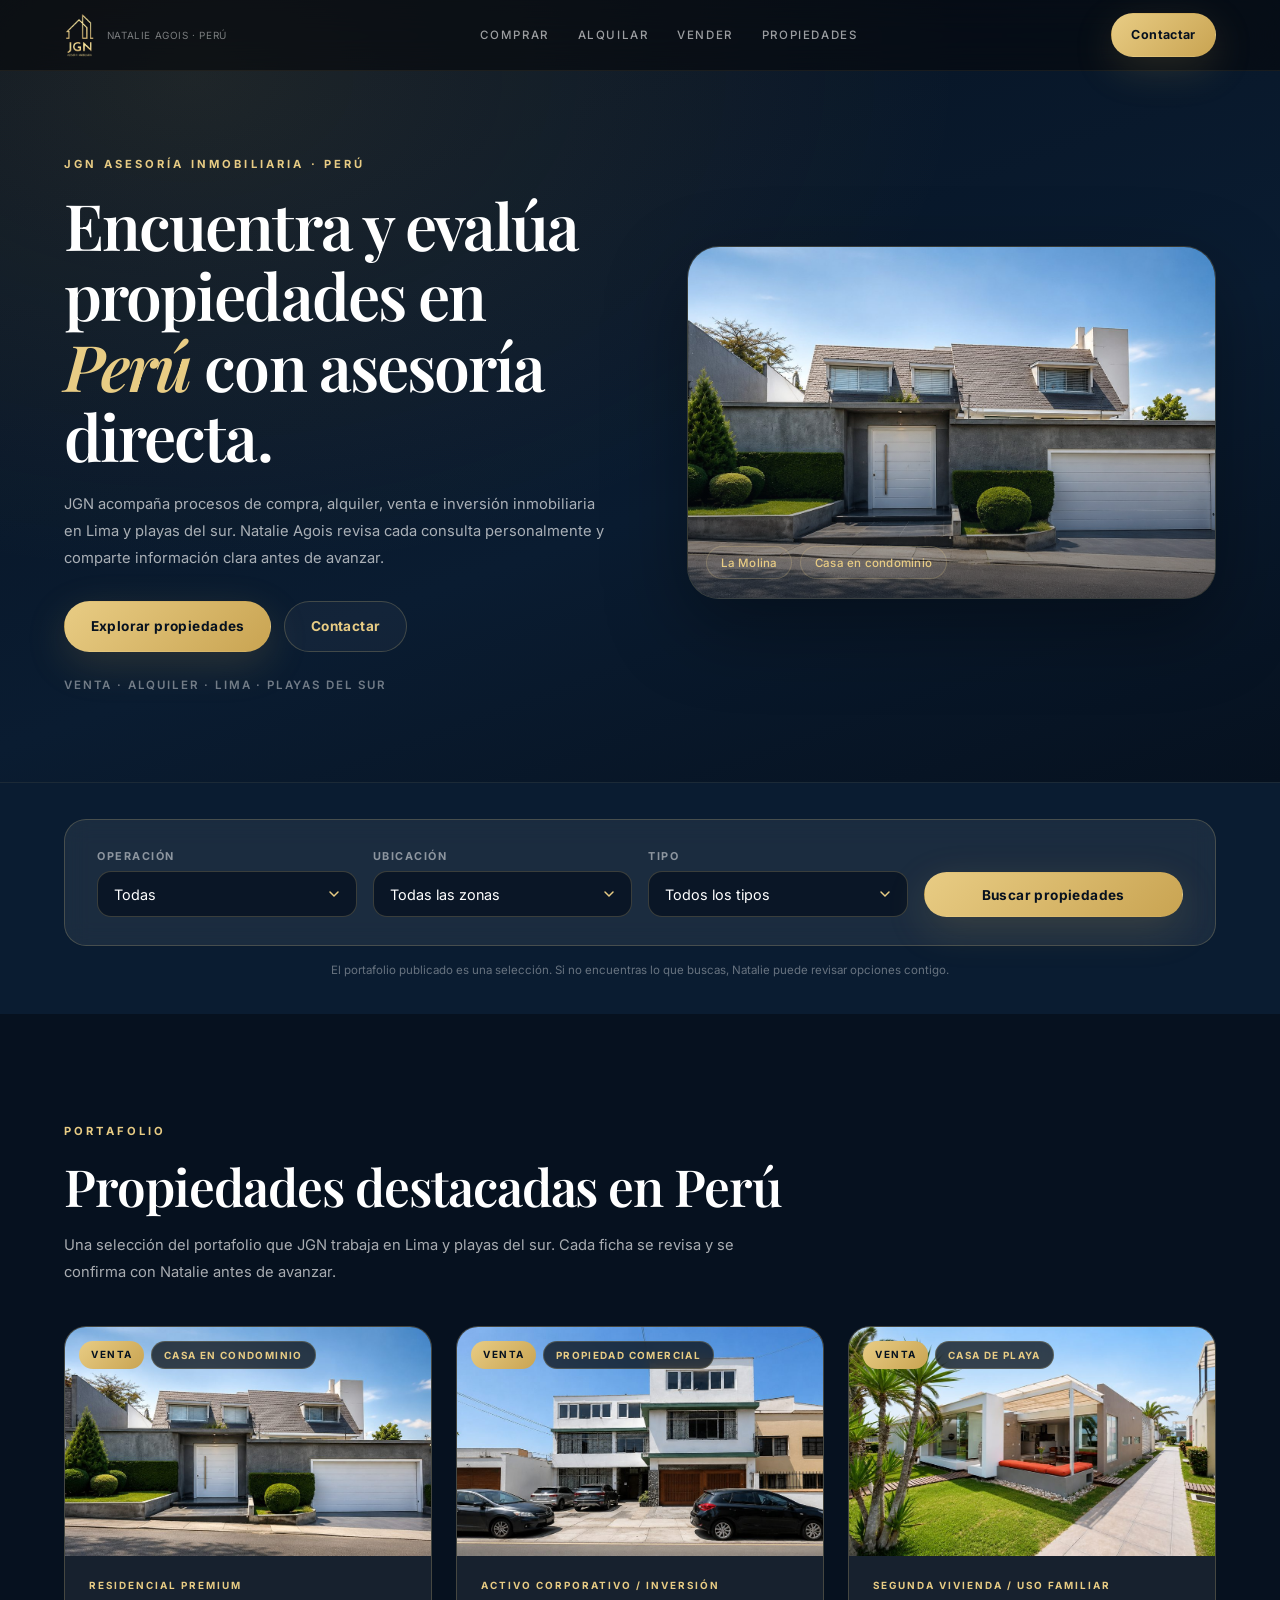
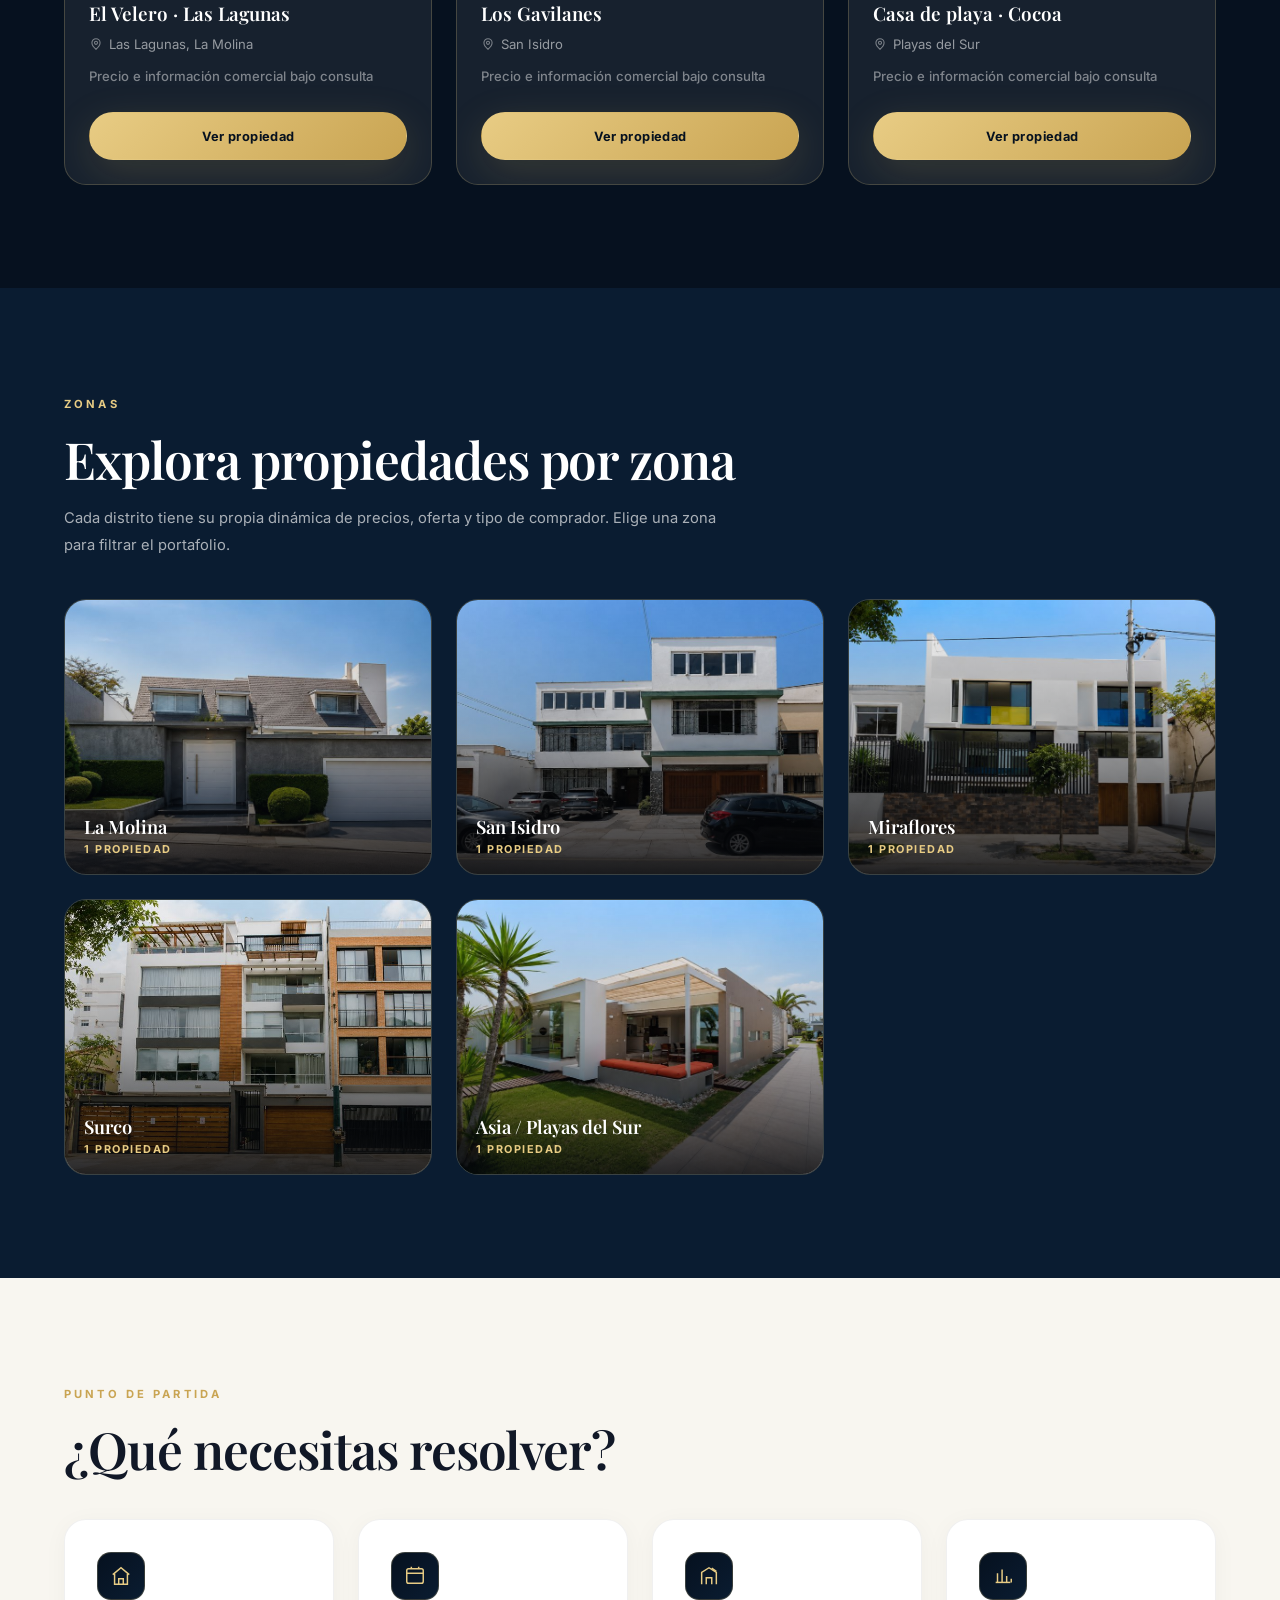
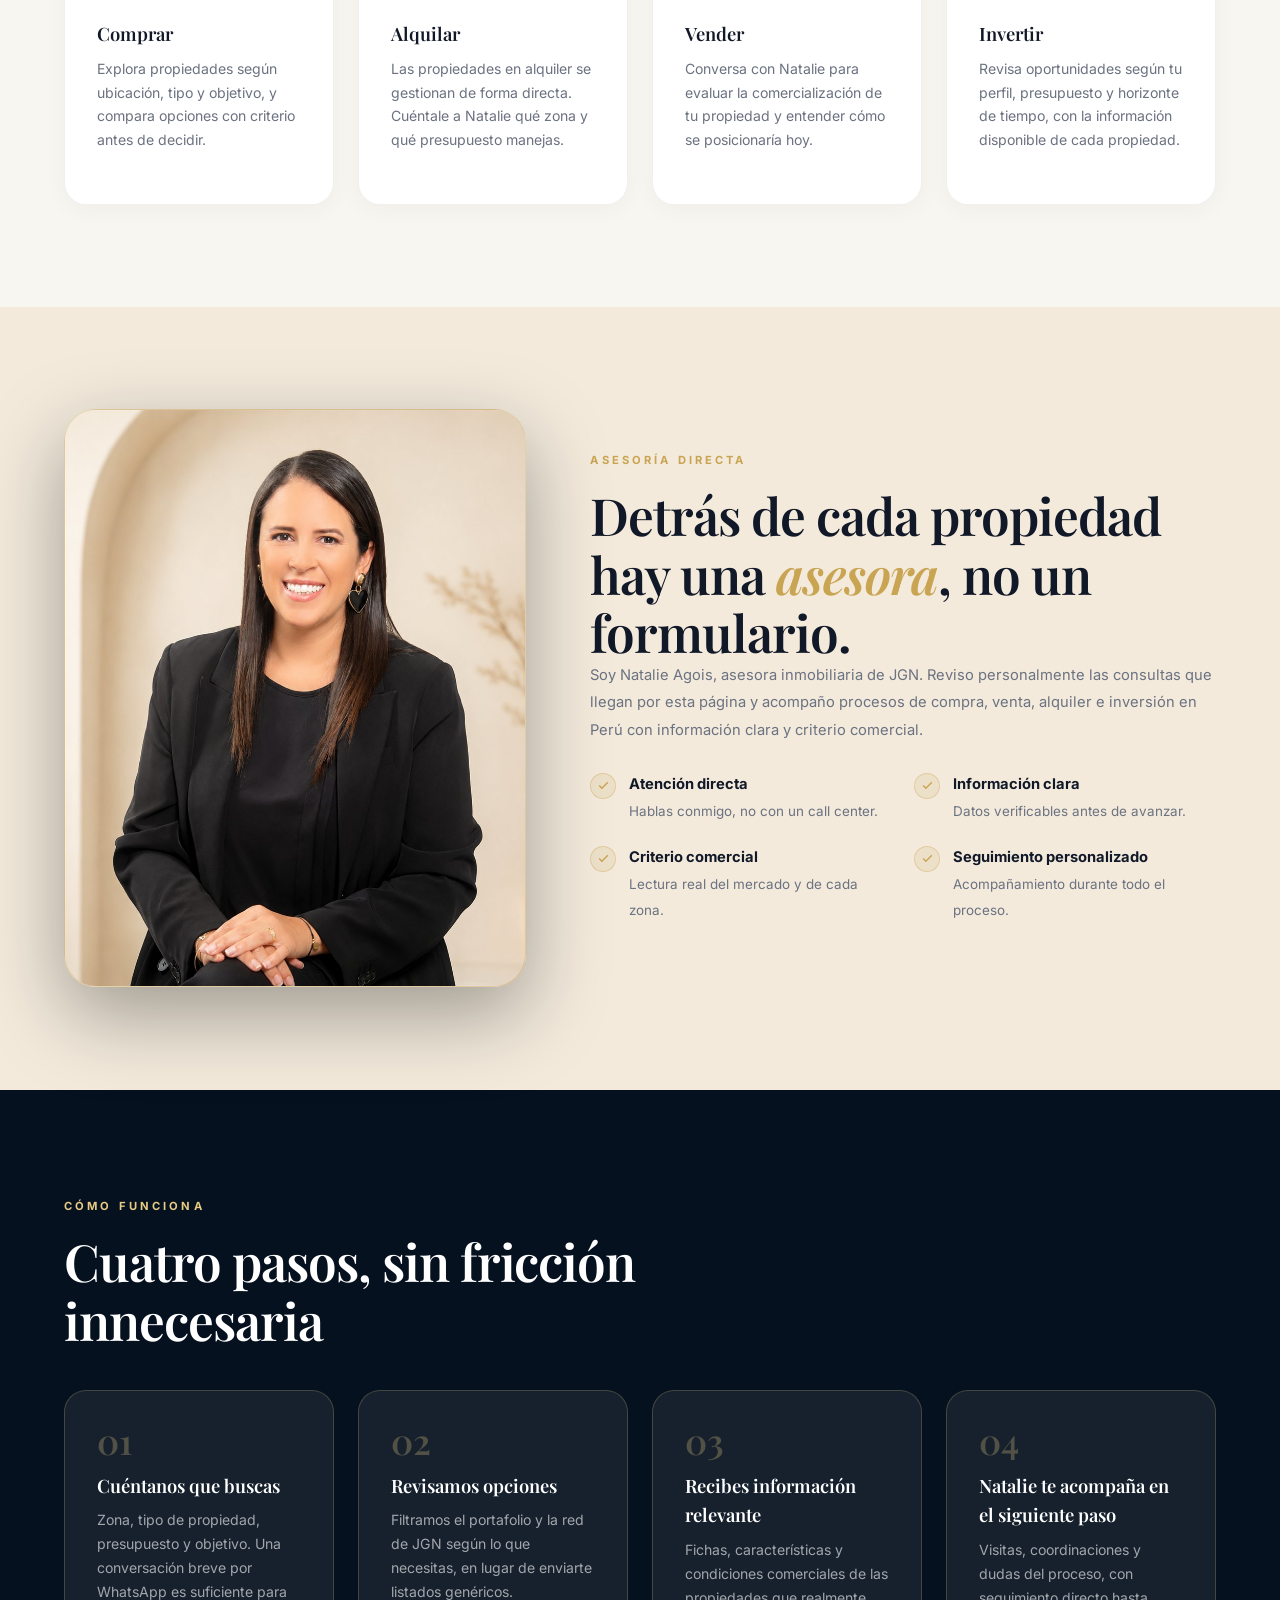
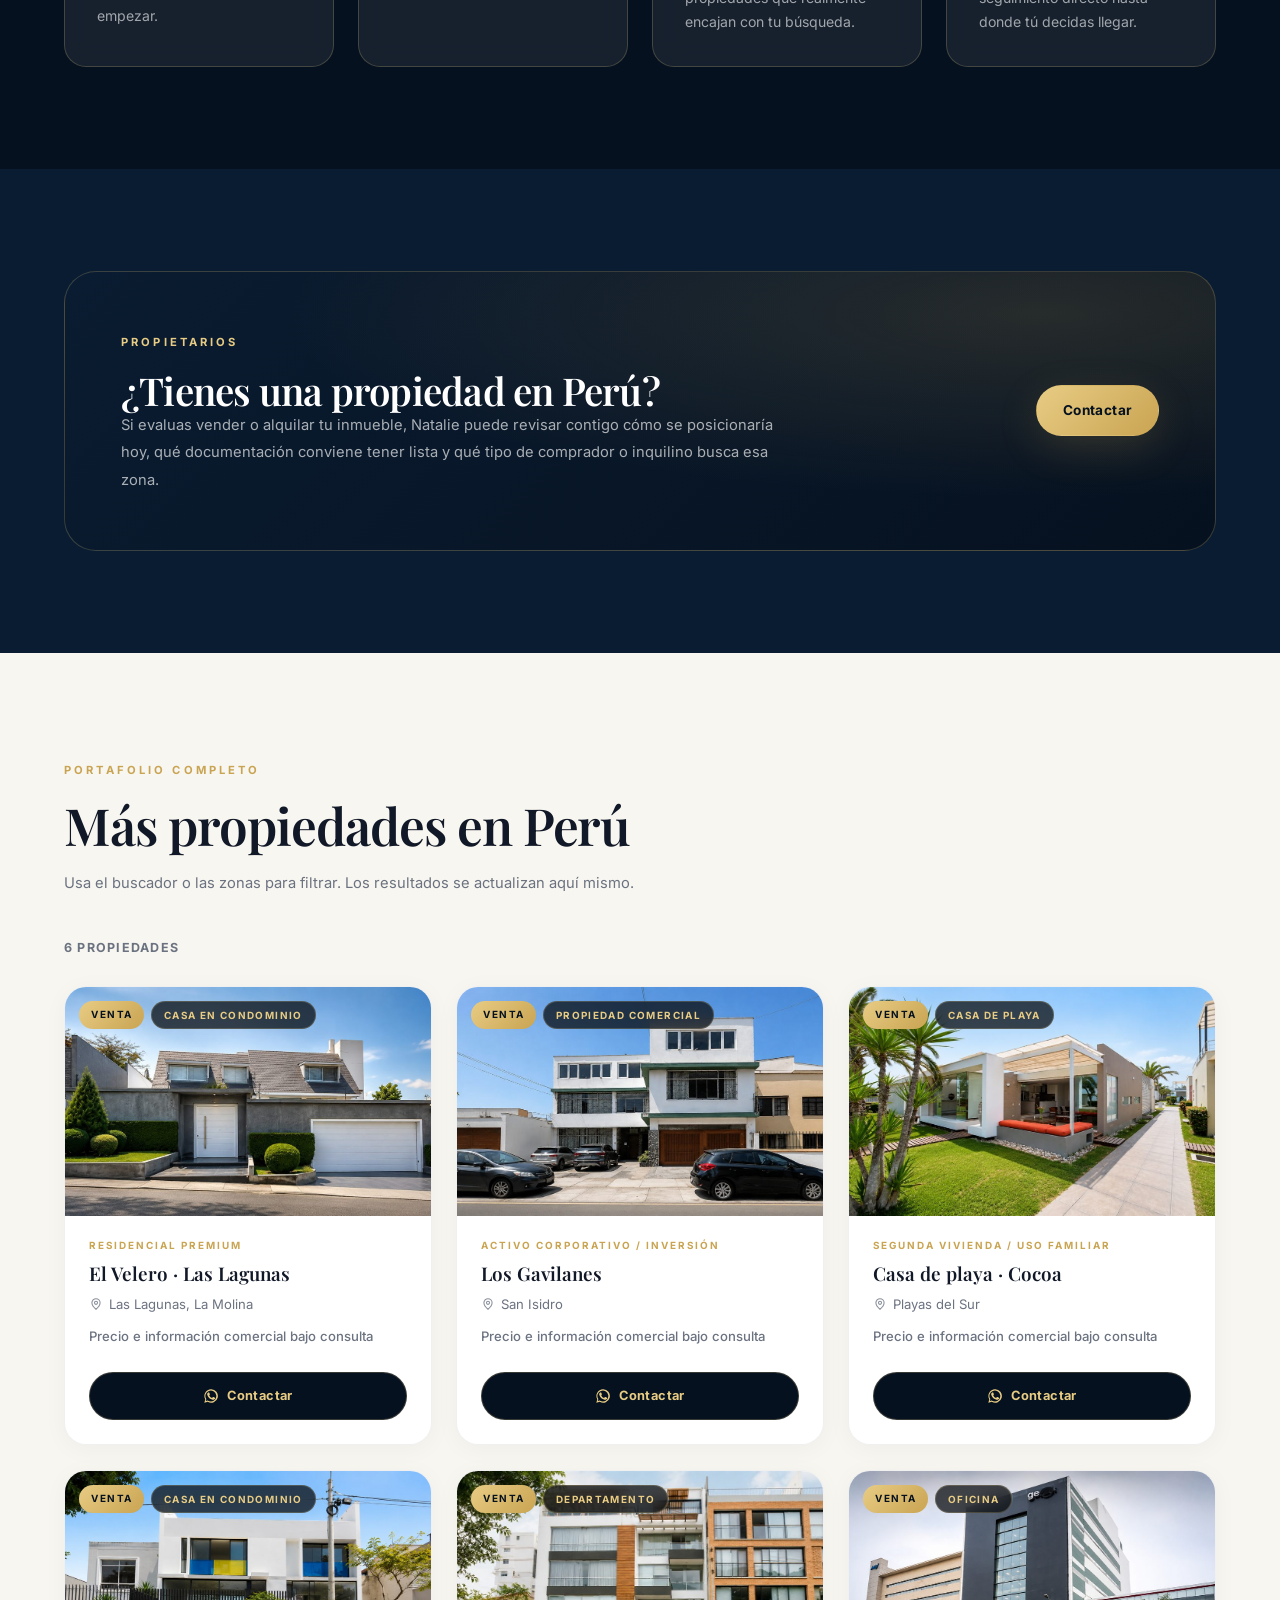
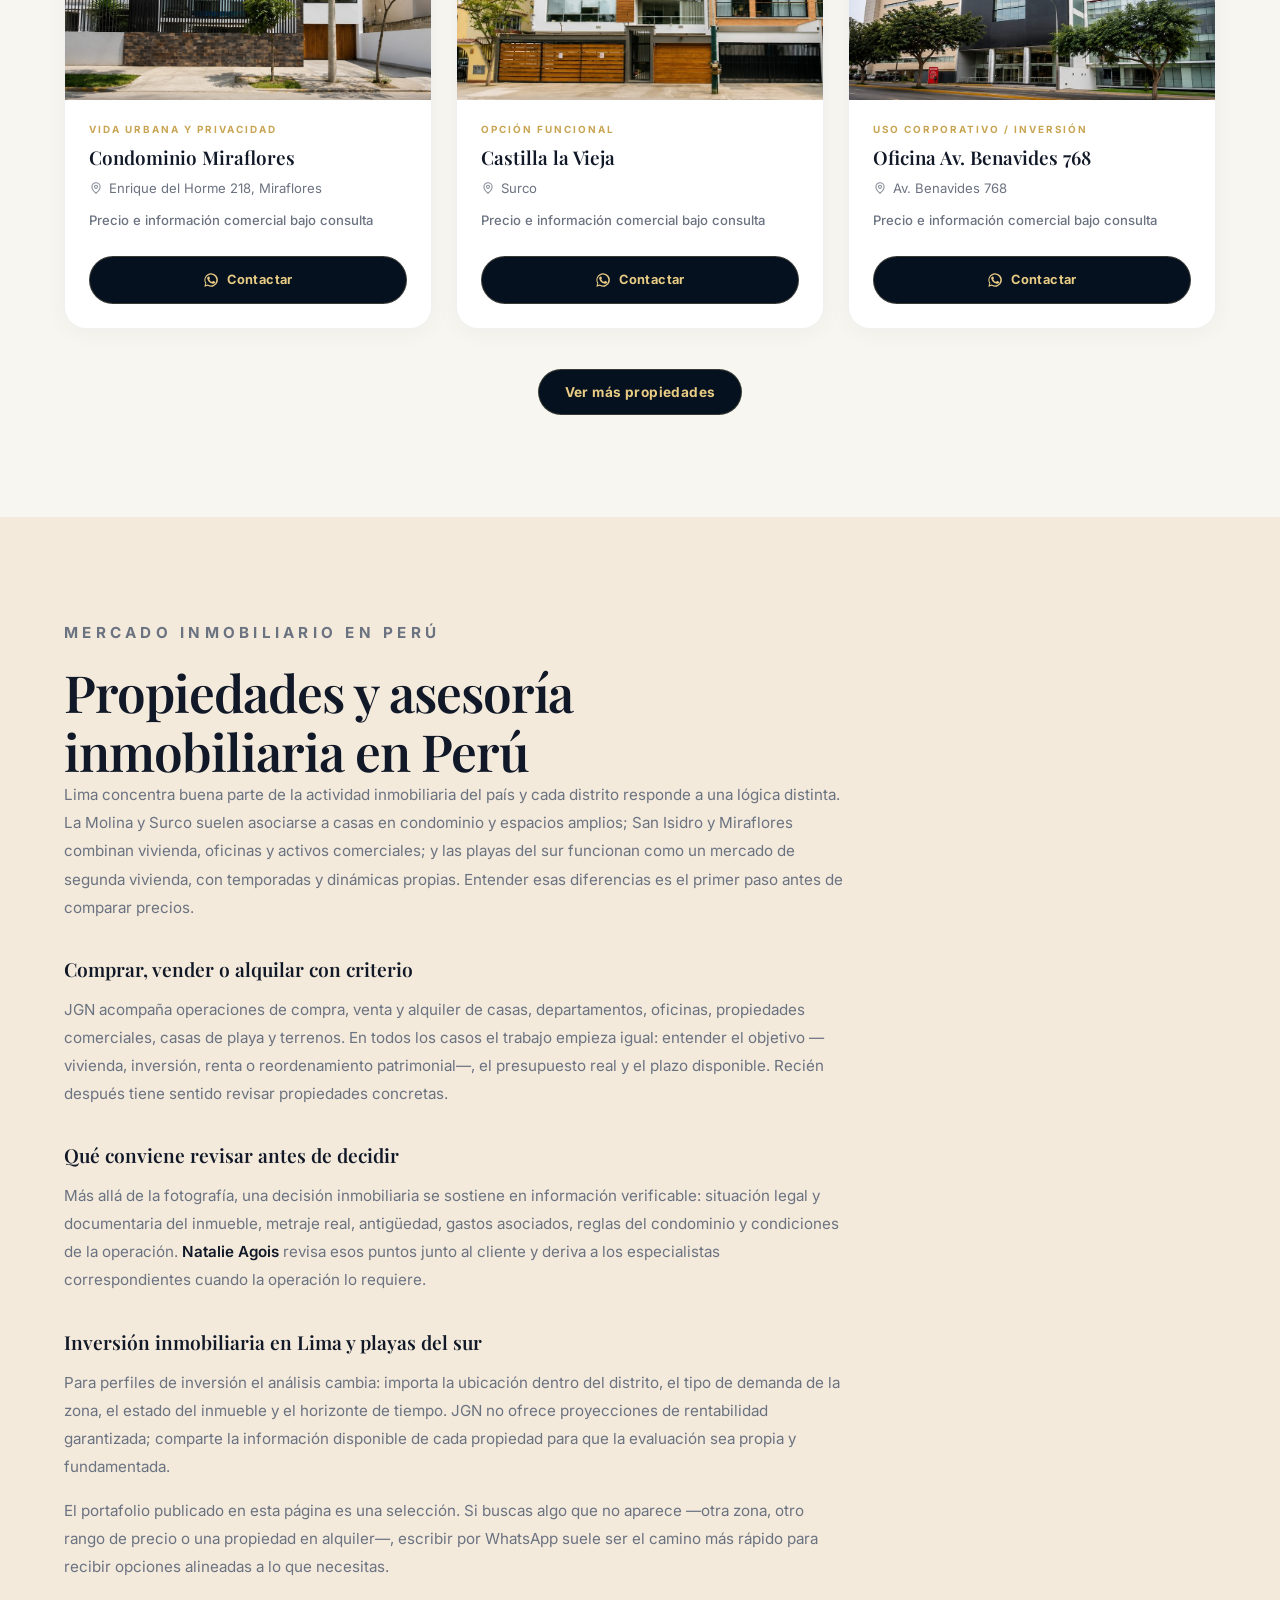
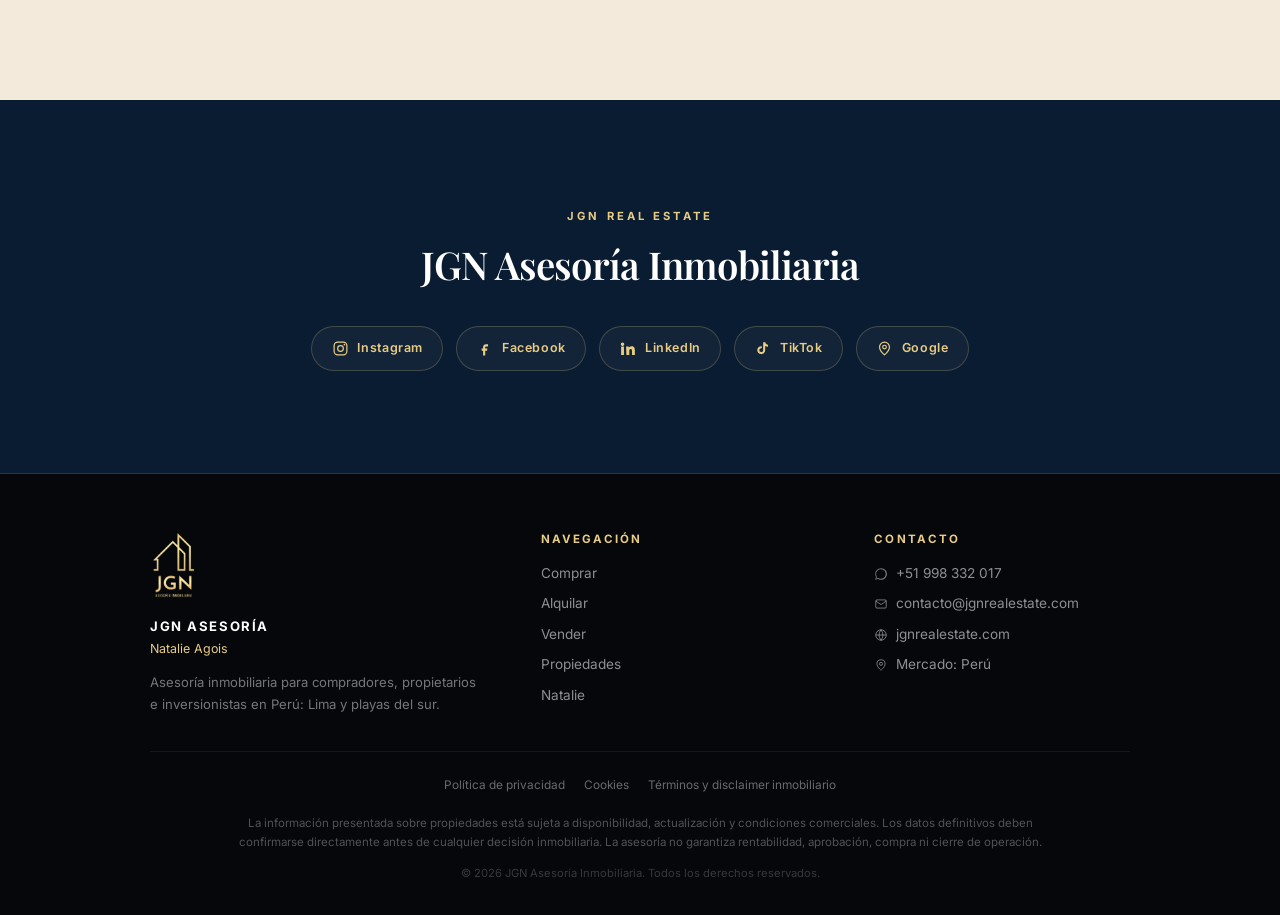
<file: peru/index.html>
<!DOCTYPE html>
<html lang="es-PE">
<head>
<meta charset="utf-8">
<meta name="viewport" content="width=device-width, initial-scale=1">
<meta name="theme-color" content="#06111f">
<script>document.documentElement.className += ' js';</script>

<title>Propiedades en Perú | JGN Asesoría Inmobiliaria · Natalie Agois</title>
<meta name="description" content="Casas, departamentos, oficinas y casas de playa en Lima y playas del sur. Asesoría inmobiliaria directa de Natalie Agois para comprar, vender, alquilar o invertir en Perú.">
<link rel="canonical" href="https://jgnrealestate.com/peru">
<meta name="robots" content="index,follow,max-image-preview:large">
<meta name="author" content="JGN Asesoría Inmobiliaria">
<meta name="geo.region" content="PE-LMA">

<!-- Open Graph -->
<meta property="og:type" content="website">
<meta property="og:site_name" content="JGN Asesoría Inmobiliaria">
<meta property="og:locale" content="es_PE">
<meta property="og:title" content="Propiedades en Perú | JGN Asesoría Inmobiliaria · Natalie Agois">
<meta property="og:description" content="Explora propiedades seleccionadas en Lima y playas del sur con la asesoría directa de Natalie Agois. Compra, venta, alquiler e inversión inmobiliaria en Perú.">
<meta property="og:url" content="https://jgnrealestate.com/peru">
<meta property="og:image" content="https://jgnrealestate.com/peru/assets/images/hero-jgn-peru.jpg">
<meta property="og:image:width" content="1700">
<meta property="og:image:height" content="925">
<meta property="og:image:alt" content="Propiedad del portafolio de JGN Asesoría Inmobiliaria en Lima, Perú">

<!-- Twitter -->
<meta name="twitter:card" content="summary_large_image">
<meta name="twitter:title" content="Propiedades en Perú | JGN Asesoría Inmobiliaria · Natalie Agois">
<meta name="twitter:description" content="Explora propiedades seleccionadas en Lima y playas del sur con la asesoría directa de Natalie Agois.">
<meta name="twitter:image" content="https://jgnrealestate.com/peru/assets/images/hero-jgn-peru.jpg">

<link rel="preconnect" href="https://fonts.googleapis.com">
<link rel="preconnect" href="https://fonts.gstatic.com" crossorigin>
<link rel="stylesheet" href="https://fonts.googleapis.com/css2?family=Inter:wght@400;500;600;700&family=Playfair+Display:ital,wght@0,600;1,600&display=swap">
<link rel="preload" as="image" href="assets/images/hero-jgn-peru.jpg" fetchpriority="high">
<link rel="stylesheet" href="styles.css">

<!--
  =========================================================================
  TODO: GOOGLE TAG MANAGER — reemplazar GTM-XXXXXXX por el Container ID real
  de JGN y descomentar este bloque. GA4 y Meta Pixel se conectan DENTRO de
  GTM, no en el HTML, para no duplicar disparos.
  =========================================================================
<script>(function(w,d,s,l,i){w[l]=w[l]||[];w[l].push({'gtm.start':
new Date().getTime(),event:'gtm.js'});var f=d.getElementsByTagName(s)[0],
j=d.createElement(s),dl=l!='dataLayer'?'&l='+l:'';j.async=true;j.src=
'https://www.googletagmanager.com/gtm.js?id='+i+dl;f.parentNode.insertBefore(j,f);
})(window,document,'script','dataLayer','GTM-XXXXXXX');</script>
-->

<!--
  =========================================================================
  TODO: META PIXEL — reemplazar META_PIXEL_ID por el Pixel ID real y
  descomentar. Recomendado: instalarlo vía GTM y mapear los eventos del
  dataLayer (ViewProperty -> ViewContent, Lead -> Lead, WhatsAppClick ->
  evento personalizado). No se dispara ningún evento falso en desarrollo.
  =========================================================================
<script>!function(f,b,e,v,n,t,s)
{if(f.fbq)return;n=f.fbq=function(){n.callMethod?
n.callMethod.apply(n,arguments):n.queue.push(arguments)};
if(!f._fbq)f._fbq=n;n.push=n;n.loaded=!0;n.version='2.0';
n.queue=[];t=b.createElement(e);t.async=!0;t.src=v;
s=b.getElementsByTagName(e)[0];s.parentNode.insertBefore(t,s)}(window,
document,'script','https://connect.facebook.net/en_US/fbevents.js');
fbq('init','META_PIXEL_ID');fbq('track','PageView');</script>
<noscript><img height="1" width="1" style="display:none"
src="https://www.facebook.com/tr?id=META_PIXEL_ID&ev=PageView&noscript=1"></noscript>
-->

<!-- JSON-LD: solo datos verificados. Sin dirección física, sin reviews, sin ratings. -->
<script type="application/ld+json">
{
  "@context": "https://schema.org",
  "@graph": [
    {
      "@type": "RealEstateAgent",
      "@id": "https://jgnrealestate.com/#organization",
      "name": "JGN Asesoría Inmobiliaria",
      "url": "https://jgnrealestate.com/",
      "email": "contacto@jgnrealestate.com",
      "telephone": "+51998332017",
      "image": "https://jgnrealestate.com/peru/assets/images/brand/logo-jgn-gold-header.png",
      "areaServed": {
        "@type": "Country",
        "name": "Perú"
      },
      "knowsLanguage": ["es"],
      "founder": {
        "@type": "Person",
        "@id": "https://jgnrealestate.com/#natalie-agois",
        "name": "Natalie Agois",
        "jobTitle": "Asesora inmobiliaria",
        "worksFor": { "@id": "https://jgnrealestate.com/#organization" }
      }
    },
    {
      "@type": "WebPage",
      "@id": "https://jgnrealestate.com/peru#webpage",
      "url": "https://jgnrealestate.com/peru",
      "name": "Propiedades en Perú | JGN Asesoría Inmobiliaria · Natalie Agois",
      "description": "Casas, departamentos, oficinas y casas de playa en Lima y playas del sur. Asesoría inmobiliaria directa de Natalie Agois.",
      "inLanguage": "es-PE",
      "isPartOf": { "@id": "https://jgnrealestate.com/#organization" },
      "about": { "@id": "https://jgnrealestate.com/#natalie-agois" }
    },
    {
      "@type": "BreadcrumbList",
      "itemListElement": [
        { "@type": "ListItem", "position": 1, "name": "JGN Asesoría Inmobiliaria", "item": "https://jgnrealestate.com/" },
        { "@type": "ListItem", "position": 2, "name": "Perú", "item": "https://jgnrealestate.com/peru" }
      ]
    }
  ]
}
</script>
</head>

<body>

<!-- TODO: descomentar junto con el contenedor GTM real
<noscript><iframe src="https://www.googletagmanager.com/ns.html?id=GTM-XXXXXXX"
height="0" width="0" style="display:none;visibility:hidden"></iframe></noscript>
-->

<a class="skip-link" href="#main">Saltar al contenido principal</a>

<!-- ======================================================================
     1. HEADER
     ====================================================================== -->
<header class="header" id="header">
  <div class="container header-inner">
    <a href="/peru" class="brand" aria-label="JGN Asesoría Inmobiliaria · Perú — inicio">
      <span class="brand-logo">
        <img src="assets/images/brand/logo-jgn-gold-header.png" alt="JGN Asesoría Inmobiliaria" width="335" height="500">
      </span>
      <span class="brand-info">
        <span>Natalie Agois · Perú</span>
      </span>
    </a>

    <nav class="nav-links" aria-label="Navegación principal">
      <a href="#buscador">Comprar</a>
      <a href="#intencion">Alquilar</a>
      <a href="#propietarios">Vender</a>
      <a href="#portafolio">Propiedades</a>
    </nav>

    <div class="nav-cta">
      <a class="btn btn--gold btn--sm"
         data-wa-message="Hola Natalie, vi la web de JGN Perú y quisiera recibir más información."
         data-wa-event="WhatsAppClick"
         data-wa-location="header">Contactar</a>
    </div>

    <button class="menu-toggle" id="menu-toggle" type="button" aria-label="Abrir menú" aria-expanded="false" aria-controls="mobile-nav">
      <span></span><span></span><span></span>
    </button>
  </div>
</header>

<nav class="mobile-nav" id="mobile-nav" aria-label="Navegación móvil">
  <a href="#buscador">Comprar</a>
  <a href="#intencion">Alquilar</a>
  <a href="#propietarios">Vender</a>
  <a href="#portafolio">Propiedades</a>
  <a class="btn btn--gold"
     data-wa-message="Hola Natalie, vi la web de JGN Perú y quisiera recibir más información."
     data-wa-event="WhatsAppClick"
     data-wa-location="menu-movil">Contactar</a>
</nav>

<main id="main">

  <!-- ====================================================================
       2. HERO
       ==================================================================== -->
  <section class="hero" id="hero">
    <div class="container hero-grid">
      <div class="hero-content">
        <p class="eyebrow eyebrow--gold">JGN Asesoría Inmobiliaria · Perú</p>
        <h1>Encuentra y evalúa propiedades en <em>Perú</em> con asesoría directa.</h1>
        <p class="section-text section-text--light">
          JGN acompaña procesos de compra, alquiler, venta e inversión inmobiliaria en Lima y playas del sur.
          Natalie Agois revisa cada consulta personalmente y comparte información clara antes de avanzar.
        </p>

        <div class="hero-actions">
          <a class="btn btn--gold" href="#buscador">Explorar propiedades</a>
          <a class="btn btn--outline"
             data-wa-message="Hola Natalie, vi la web de JGN Perú y quisiera recibir más información."
             data-wa-event="WhatsAppClick"
             data-wa-location="hero">Contactar</a>
        </div>

        <p class="hero-micro">Venta · Alquiler · Lima · Playas del Sur</p>
      </div>

      <div class="hero-media">
        <!-- Fotografía real del portafolio JGN (Las Lagunas, La Molina). -->
        <div class="image-frame">
          <img src="assets/images/hero-jgn-peru.jpg"
               alt="Casa en condominio en Las Lagunas, La Molina — propiedad del portafolio de JGN en Perú"
               width="1700" height="925" fetchpriority="high" decoding="async">
        </div>
        <div class="hero-media-caption">
          <span class="tag">La Molina</span>
          <span class="tag">Casa en condominio</span>
        </div>
      </div>
    </div>
  </section>

  <!-- ====================================================================
       3. BUSCADOR DE PROPIEDADES
       Las opciones se construyen desde el inventario real (script.js).
       Un filtro sin propiedades asociadas no se muestra.
       ==================================================================== -->
  <section class="search-section" id="buscador" aria-labelledby="buscador-title">
    <div class="container">
      <h2 id="buscador-title" class="visually-hidden">Buscador de propiedades en Perú</h2>
      <form class="search-form" id="search-form" novalidate>
        <div class="search-field">
          <label for="filter-operation">Operación</label>
          <select id="filter-operation" name="operation">
            <option value="">Todas</option>
          </select>
        </div>

        <div class="search-field">
          <label for="filter-location">Ubicación</label>
          <select id="filter-location" name="location">
            <option value="">Todas las zonas</option>
          </select>
        </div>

        <div class="search-field">
          <label for="filter-type">Tipo</label>
          <select id="filter-type" name="type">
            <option value="">Todos los tipos</option>
          </select>
        </div>

        <div class="search-field search-submit">
          <button class="btn btn--gold btn--block" type="submit">Buscar propiedades</button>
        </div>
      </form>
      <p class="search-note">
        El portafolio publicado es una selección. Si no encuentras lo que buscas, Natalie puede revisar opciones contigo.
      </p>
    </div>
  </section>

  <!-- ====================================================================
       4. PROPIEDADES DESTACADAS
       ==================================================================== -->
  <section class="section-pad section-dark" id="destacadas" aria-labelledby="destacadas-title">
    <div class="container">
      <div class="section-header">
        <p class="eyebrow eyebrow--gold">Portafolio</p>
        <h2 class="section-title section-title--lg" id="destacadas-title">Propiedades destacadas en Perú</h2>
        <p class="section-text section-text--light">
          Una selección del portafolio que JGN trabaja en Lima y playas del sur. Cada ficha se revisa y se confirma
          con Natalie antes de avanzar.
        </p>
      </div>

      <div class="grid grid--3" id="featured-grid"></div>
    </div>
  </section>

  <!-- ====================================================================
       5. EXPLORAR POR ZONA
       Arquitectura preparada para /peru/[zona] (data-zone-slug).
       ==================================================================== -->
  <section class="section-pad section-dark-alt" id="zonas" aria-labelledby="zonas-title">
    <div class="container">
      <div class="section-header">
        <p class="eyebrow eyebrow--gold">Zonas</p>
        <h2 class="section-title section-title--lg" id="zonas-title">Explora propiedades por zona</h2>
        <p class="section-text section-text--light">
          Cada distrito tiene su propia dinámica de precios, oferta y tipo de comprador. Elige una zona para filtrar el portafolio.
        </p>
      </div>

      <div class="grid grid--3" id="zones-grid"></div>
    </div>
  </section>

  <!-- ====================================================================
       6. INTENCIÓN DEL USUARIO
       ==================================================================== -->
  <section class="section-pad section-light" id="intencion" aria-labelledby="intencion-title">
    <div class="container">
      <div class="section-header">
        <p class="eyebrow eyebrow--ink">Punto de partida</p>
        <h2 class="section-title section-title--lg" id="intencion-title">¿Qué necesitas resolver?</h2>
      </div>

      <div class="grid grid--4">
        <article class="card card--light intent-card reveal">
          <span class="card-icon card-icon--navy" aria-hidden="true">
            <svg viewBox="0 0 24 24" fill="none" stroke="currentColor" stroke-width="1.6"><path d="M3 10.5 12 3l9 7.5"/><path d="M5 9.5V21h14V9.5"/><path d="M9.5 21v-6h5v6"/></svg>
          </span>
          <h3 class="card-title">Comprar</h3>
          <p class="card-text">Explora propiedades según ubicación, tipo y objetivo, y compara opciones con criterio antes de decidir.</p>
        </article>

        <article class="card card--light intent-card reveal">
          <span class="card-icon card-icon--navy" aria-hidden="true">
            <svg viewBox="0 0 24 24" fill="none" stroke="currentColor" stroke-width="1.6"><rect x="3" y="4" width="18" height="16" rx="2"/><path d="M3 9h18"/><path d="M8 4V2M16 4V2"/></svg>
          </span>
          <h3 class="card-title">Alquilar</h3>
          <p class="card-text">Las propiedades en alquiler se gestionan de forma directa. Cuéntale a Natalie qué zona y qué presupuesto manejas.</p>
        </article>

        <article class="card card--light intent-card reveal">
          <span class="card-icon card-icon--navy" aria-hidden="true">
            <svg viewBox="0 0 24 24" fill="none" stroke="currentColor" stroke-width="1.6"><path d="M4 21V8l8-5 8 5v13"/><path d="M9 21v-7h6v7"/><path d="M15 3.5 20 7"/></svg>
          </span>
          <h3 class="card-title">Vender</h3>
          <p class="card-text">Conversa con Natalie para evaluar la comercialización de tu propiedad y entender cómo se posicionaría hoy.</p>
        </article>

        <article class="card card--light intent-card reveal">
          <span class="card-icon card-icon--navy" aria-hidden="true">
            <svg viewBox="0 0 24 24" fill="none" stroke="currentColor" stroke-width="1.6"><path d="M4 19h16"/><path d="M6 19V9M11 19V5M16 19v-7M21 19v-4"/></svg>
          </span>
          <h3 class="card-title">Invertir</h3>
          <p class="card-text">Revisa oportunidades según tu perfil, presupuesto y horizonte de tiempo, con la información disponible de cada propiedad.</p>
        </article>
      </div>
    </div>
  </section>

  <!-- ====================================================================
       7. NATALIE AGOIS
       ==================================================================== -->
  <section class="section-pad section-light-alt" id="natalie" aria-labelledby="natalie-title">
    <div class="container natalie-grid">
      <div class="natalie-media reveal">
        <div class="natalie-photo-wrap">
          <img src="assets/images/natalie-agois.jpg"
               alt="Natalie Agois, asesora inmobiliaria de JGN Asesoría Inmobiliaria"
               width="900" height="1125" loading="lazy" decoding="async">
        </div>
      </div>

      <div class="natalie-text">
        <p class="eyebrow eyebrow--ink">Asesoría directa</p>
        <h2 class="section-title section-title--lg" id="natalie-title">Detrás de cada propiedad hay una <em>asesora</em>, no un formulario.</h2>
        <p class="section-text section-text--dark">
          Soy Natalie Agois, asesora inmobiliaria de JGN. Reviso personalmente las consultas que llegan por esta página
          y acompaño procesos de compra, venta, alquiler e inversión en Perú con información clara y criterio comercial.
        </p>

        <ul class="natalie-benefits">
          <li>
            <span class="check" aria-hidden="true"><svg viewBox="0 0 24 24" fill="none" stroke="currentColor" stroke-width="2.5"><path d="M20 6 9 17l-5-5"/></svg></span>
            <span><strong>Atención directa</strong><span class="desc">Hablas conmigo, no con un call center.</span></span>
          </li>
          <li>
            <span class="check" aria-hidden="true"><svg viewBox="0 0 24 24" fill="none" stroke="currentColor" stroke-width="2.5"><path d="M20 6 9 17l-5-5"/></svg></span>
            <span><strong>Información clara</strong><span class="desc">Datos verificables antes de avanzar.</span></span>
          </li>
          <li>
            <span class="check" aria-hidden="true"><svg viewBox="0 0 24 24" fill="none" stroke="currentColor" stroke-width="2.5"><path d="M20 6 9 17l-5-5"/></svg></span>
            <span><strong>Criterio comercial</strong><span class="desc">Lectura real del mercado y de cada zona.</span></span>
          </li>
          <li>
            <span class="check" aria-hidden="true"><svg viewBox="0 0 24 24" fill="none" stroke="currentColor" stroke-width="2.5"><path d="M20 6 9 17l-5-5"/></svg></span>
            <span><strong>Seguimiento personalizado</strong><span class="desc">Acompañamiento durante todo el proceso.</span></span>
          </li>
        </ul>

      </div>
    </div>
  </section>

  <!-- ====================================================================
       8. CÓMO FUNCIONA JGN
       ==================================================================== -->
  <section class="section-pad section-dark" id="proceso" aria-labelledby="proceso-title">
    <div class="container">
      <div class="section-header">
        <p class="eyebrow eyebrow--gold">Cómo funciona</p>
        <h2 class="section-title section-title--lg" id="proceso-title">Cuatro pasos, sin fricción innecesaria</h2>
      </div>

      <div class="grid grid--4">
        <article class="card card--glass step-card reveal">
          <p class="step-number">01</p>
          <h3 class="card-title">Cuéntanos que buscas</h3>
          <p class="card-text">Zona, tipo de propiedad, presupuesto y objetivo. Una conversación breve por WhatsApp es suficiente para empezar.</p>
        </article>

        <article class="card card--glass step-card reveal">
          <p class="step-number">02</p>
          <h3 class="card-title">Revisamos opciones</h3>
          <p class="card-text">Filtramos el portafolio y la red de JGN según lo que necesitas, en lugar de enviarte listados genéricos.</p>
        </article>

        <article class="card card--glass step-card reveal">
          <p class="step-number">03</p>
          <h3 class="card-title">Recibes información relevante</h3>
          <p class="card-text">Fichas, características y condiciones comerciales de las propiedades que realmente encajan con tu búsqueda.</p>
        </article>

        <article class="card card--glass step-card reveal">
          <p class="step-number">04</p>
          <h3 class="card-title">Natalie te acompaña en el siguiente paso</h3>
          <p class="card-text">Visitas, coordinaciones y dudas del proceso, con seguimiento directo hasta donde tú decidas llegar.</p>
        </article>
      </div>
    </div>
  </section>

  <!-- ====================================================================
       9. CAPTACIÓN DE PROPIETARIOS
       ==================================================================== -->
  <section class="section-pad section-dark-alt" id="propietarios" aria-labelledby="propietarios-title">
    <div class="container">
      <div class="owners-band reveal">
        <div>
          <p class="eyebrow eyebrow--gold">Propietarios</p>
          <h2 class="section-title section-title--md" id="propietarios-title">¿Tienes una propiedad en Perú?</h2>
          <p class="section-text section-text--light">
            Si evaluas vender o alquilar tu inmueble, Natalie puede revisar contigo cómo se posicionaría hoy,
            qué documentación conviene tener lista y qué tipo de comprador o inquilino busca esa zona.
          </p>
        </div>
        <div class="owners-action">
          <a class="btn btn--gold"
             data-wa-message="Hola Natalie, tengo una propiedad en Perú y quisiera conversar sobre venderla o alquilarla."
             data-wa-event="OwnerContactClick"
             data-wa-location="bloque-propietarios">Contactar</a>
        </div>
      </div>
    </div>
  </section>

  <!-- ====================================================================
       10. MÁS PROPIEDADES — grid filtrable (destino del buscador y las zonas)
       ==================================================================== -->
  <section class="section-pad section-light" id="portafolio" aria-labelledby="portafolio-title">
    <div class="container">
      <div class="section-header">
        <p class="eyebrow eyebrow--ink">Portafolio completo</p>
        <h2 class="section-title section-title--lg" id="portafolio-title">Más propiedades en Perú</h2>
        <p class="section-text section-text--dark">
          Usa el buscador o las zonas para filtrar. Los resultados se actualizan aquí mismo.
        </p>
      </div>

      <div class="filter-bar" id="filter-bar" aria-live="polite"></div>

      <div class="grid grid--3" id="portfolio-grid"></div>

      <div style="text-align:center; margin-top:2.5rem;">
        <button class="btn btn--dark" id="load-more" type="button" hidden>Ver más propiedades</button>
      </div>
    </div>
  </section>

  <!-- ====================================================================
       11. CONTENIDO SEO
       ==================================================================== -->
  <section class="section-pad section-light-alt" id="asesoria-peru" aria-labelledby="seo-title">
    <div class="container">
      <div class="seo-content">
        <p class="eyebrow eyebrow--ink">Mercado inmobiliario en Perú</p>
        <h2 class="section-title section-title--lg" id="seo-title">Propiedades y asesoría inmobiliaria en Perú</h2>

        <p>
          Lima concentra buena parte de la actividad inmobiliaria del país y cada distrito responde a una lógica distinta.
          La Molina y Surco suelen asociarse a casas en condominio y espacios amplios; San Isidro y Miraflores combinan
          vivienda, oficinas y activos comerciales; y las playas del sur funcionan como un mercado de segunda vivienda,
          con temporadas y dinámicas propias. Entender esas diferencias es el primer paso antes de comparar precios.
        </p>

        <h3>Comprar, vender o alquilar con criterio</h3>
        <p>
          JGN acompaña operaciones de compra, venta y alquiler de casas, departamentos, oficinas, propiedades comerciales,
          casas de playa y terrenos. En todos los casos el trabajo empieza igual: entender el objetivo —vivienda, inversión,
          renta o reordenamiento patrimonial—, el presupuesto real y el plazo disponible. Recién después tiene sentido
          revisar propiedades concretas.
        </p>

        <h3>Qué conviene revisar antes de decidir</h3>
        <p>
          Más allá de la fotografía, una decisión inmobiliaria se sostiene en información verificable: situación legal y
          documentaria del inmueble, metraje real, antigüedad, gastos asociados, reglas del condominio y condiciones de la
          operación. <strong>Natalie Agois</strong> revisa esos puntos junto al cliente y deriva a los especialistas
          correspondientes cuando la operación lo requiere.
        </p>

        <h3>Inversión inmobiliaria en Lima y playas del sur</h3>
        <p>
          Para perfiles de inversión el análisis cambia: importa la ubicación dentro del distrito, el tipo de demanda de la
          zona, el estado del inmueble y el horizonte de tiempo. JGN no ofrece proyecciones de rentabilidad garantizada;
          comparte la información disponible de cada propiedad para que la evaluación sea propia y fundamentada.
        </p>

        <p>
          El portafolio publicado en esta página es una selección. Si buscas algo que no aparece —otra zona, otro rango de
          precio o una propiedad en alquiler—, escribir por WhatsApp suele ser el camino más rápido para recibir opciones
          alineadas a lo que necesitas.
        </p>
      </div>
    </div>
  </section>

  <!-- ====================================================================
       14. ECOSISTEMA SOCIAL
       Sin URL configurada, cada botón queda visible pero desactivado.
       ==================================================================== -->
  <section class="section-pad section-dark-alt" id="redes" aria-labelledby="redes-title">
    <div class="container">
      <div class="section-header section-header--center">
        <p class="eyebrow eyebrow--gold">JGN Real Estate</p>
        <h2 class="section-title section-title--md" id="redes-title">JGN Asesoría Inmobiliaria</h2>
      </div>

      <div class="social-row">
        <a class="social-link" data-social="instagram" aria-label="JGN Asesoría Inmobiliaria en Instagram">
          <svg viewBox="0 0 24 24" fill="none" stroke="currentColor" stroke-width="1.7" aria-hidden="true"><rect x="3" y="3" width="18" height="18" rx="5"/><circle cx="12" cy="12" r="4"/><circle cx="17.5" cy="6.5" r="1.2" fill="currentColor" stroke="none"/></svg>
          <span>Instagram</span>
        </a>
        <a class="social-link" data-social="facebook" aria-label="JGN Asesoría Inmobiliaria en Facebook">
          <svg viewBox="0 0 24 24" fill="currentColor" aria-hidden="true"><path d="M14 9h3V6h-3c-2.2 0-4 1.8-4 4v2H8v3h2v7h3v-7h2.6l.4-3H13v-2c0-.6.4-1 1-1z"/></svg>
          <span>Facebook</span>
        </a>
        <a class="social-link" data-social="linkedin" aria-label="Natalie Agois en LinkedIn">
          <svg viewBox="0 0 24 24" fill="currentColor" aria-hidden="true"><path d="M4.98 3.5a2.5 2.5 0 1 1 0 5 2.5 2.5 0 0 1 0-5zM3 9h4v12H3zM10 9h3.8v1.7h.05c.53-1 1.83-2.05 3.77-2.05 4.03 0 4.78 2.65 4.78 6.1V21h-4v-5.4c0-1.3-.02-2.96-1.8-2.96-1.8 0-2.08 1.4-2.08 2.86V21h-4z"/></svg>
          <span>LinkedIn</span>
        </a>
        <a class="social-link" data-social="tiktok" aria-label="JGN Asesoría Inmobiliaria en TikTok">
          <svg viewBox="0 0 24 24" fill="currentColor" aria-hidden="true"><path d="M16 3c.4 2 1.7 3.4 3.7 3.6v2.8c-1.4.1-2.7-.3-3.9-1v5.9a5.6 5.6 0 1 1-4.8-5.5v2.9a2.7 2.7 0 1 0 1.9 2.6V3z"/></svg>
          <span>TikTok</span>
        </a>
        <a class="social-link" data-social="googleBusiness" aria-label="JGN Asesoría Inmobiliaria en Google">
          <svg viewBox="0 0 24 24" fill="none" stroke="currentColor" stroke-width="1.7" aria-hidden="true"><path d="M12 21s-7-5.6-7-11a7 7 0 1 1 14 0c0 5.4-7 11-7 11z"/><circle cx="12" cy="10" r="2.6"/></svg>
          <span>Google</span>
        </a>
      </div>
    </div>
  </section>

</main>

<!-- ======================================================================
     15. FOOTER
     ====================================================================== -->
<footer class="footer">
  <div class="container">
    <div class="footer-grid">
      <div class="footer-brand">
        <span class="brand-logo">
          <img src="assets/images/brand/logo-jgn-gold-footer.png" alt="JGN Asesoría Inmobiliaria"
               width="536" height="800" loading="lazy" decoding="async">
        </span>
        <strong>JGN Asesoría</strong>
        <div class="footer-name">Natalie Agois</div>
        <p>Asesoría inmobiliaria para compradores, propietarios e inversionistas en Perú: Lima y playas del sur.</p>
      </div>

      <nav class="footer-col" aria-label="Navegación del pie de página">
        <h4>Navegación</h4>
        <a href="#buscador">Comprar</a>
        <a href="#intencion">Alquilar</a>
        <a href="#propietarios">Vender</a>
        <a href="#portafolio">Propiedades</a>
        <a href="#natalie">Natalie</a>
      </nav>

      <div class="footer-col">
        <h4>Contacto</h4>
        <a data-wa-message="Hola Natalie, vi la web de JGN Perú y quisiera recibir más información."
           data-wa-event="WhatsAppClick" data-wa-location="footer">
          <svg viewBox="0 0 24 24" fill="currentColor" aria-hidden="true"><path d="M12 2a10 10 0 0 0-8.6 15L2 22l5.2-1.4A10 10 0 1 0 12 2zm0 18.2c-1.6 0-3.1-.4-4.4-1.2l-.3-.2-3.1.8.8-3-.2-.3A8.2 8.2 0 1 1 12 20.2z"/></svg>
          +51 998 332 017
        </a>
        <a href="mailto:contacto@jgnrealestate.com">
          <svg viewBox="0 0 24 24" fill="none" stroke="currentColor" stroke-width="1.7" aria-hidden="true"><rect x="3" y="5" width="18" height="14" rx="2"/><path d="m3 7 9 6 9-6"/></svg>
          contacto@jgnrealestate.com
        </a>
        <a href="https://jgnrealestate.com/">
          <svg viewBox="0 0 24 24" fill="none" stroke="currentColor" stroke-width="1.7" aria-hidden="true"><circle cx="12" cy="12" r="9"/><path d="M3 12h18M12 3a15 15 0 0 1 0 18a15 15 0 0 1 0-18z"/></svg>
          jgnrealestate.com
        </a>
        <span class="footer-item">
          <svg viewBox="0 0 24 24" fill="none" stroke="currentColor" stroke-width="1.7" aria-hidden="true"><path d="M12 21s-7-5.6-7-11a7 7 0 1 1 14 0c0 5.4-7 11-7 11z"/><circle cx="12" cy="10" r="2.6"/></svg>
          Mercado: Perú
        </span>
      </div>
    </div>

    <div class="footer-bottom">
      <!-- TODO: publicar estas páginas legales antes de activar campañas.
           Meta Ads exige una política de privacidad accesible desde la landing. -->
      <div class="footer-legal">
        <a href="/politica-de-privacidad">Política de privacidad</a>
        <a href="/cookies">Cookies</a>
        <a href="/terminos">Términos y disclaimer inmobiliario</a>
      </div>

      <p class="footer-disclaimer">
        La información presentada sobre propiedades está sujeta a disponibilidad, actualización y condiciones comerciales.
        Los datos definitivos deben confirmarse directamente antes de cualquier decisión inmobiliaria.
        La asesoría no garantiza rentabilidad, aprobación, compra ni cierre de operación.
      </p>
      <p class="footer-copy">© 2026 JGN Asesoría Inmobiliaria. Todos los derechos reservados.</p>
    </div>
  </div>
</footer>

<!-- Barra sticky mobile -->
<div class="sticky-cta" id="sticky-cta">
  <a class="btn btn--gold"
     data-wa-message="Hola Natalie, vi la web de JGN Perú y quisiera recibir más información."
     data-wa-event="WhatsAppClick"
     data-wa-location="sticky-mobile">
    <svg class="icon" viewBox="0 0 24 24" fill="currentColor" aria-hidden="true"><path d="M12 2a10 10 0 0 0-8.6 15L2 22l5.2-1.4A10 10 0 1 0 12 2zm0 18.2c-1.6 0-3.1-.4-4.4-1.2l-.3-.2-3.1.8.8-3-.2-.3A8.2 8.2 0 1 1 12 20.2z"/></svg>
    <span>Hablar con Natalie por WhatsApp</span>
  </a>
</div>

<!-- Ficha rápida de propiedad. Consume el mismo objeto de datos que usará /peru/propiedad/[slug] -->
<div class="property-modal" id="property-modal" role="dialog" aria-modal="true" aria-labelledby="property-modal-title" hidden>
  <div class="modal-backdrop" data-modal-close></div>
  <div class="modal-dialog">
    <button class="modal-close" type="button" data-modal-close aria-label="Cerrar ficha de propiedad">
      <svg viewBox="0 0 24 24" fill="none" stroke="currentColor" stroke-width="2" aria-hidden="true"><path d="M18 6 6 18M6 6l12 12"/></svg>
    </button>
    <div class="modal-body" id="property-modal-body"></div>
  </div>
</div>

<script src="script.js" defer></script>
</body>
</html>
</file>
<file: peru/styles.css>
/* ==========================================================================
   JGN Asesoría Inmobiliaria · Perú — /peru
   Sistema visual heredado de jgnrealestate.com: tokens, tipografías, botones,
   radios, ritmo vertical y breakpoints extraídos del sitio principal.
   ========================================================================== */

/* --------------------------------------------------------------------------
   1. Tokens de marca — replicados 1:1 desde jgnrealestate.com
   -------------------------------------------------------------------------- */
:root {
  /* Paleta */
  --navy: #06111f;
  --navy-2: #0a1c31;
  --black: #05070b;
  --blue: #0f2d4b;
  --gold: #c9a452;
  --gold-soft: #e8cc84;
  --beige: #c8ad7f;
  --sand: #d7c2a1;
  --bone: #f3eadc;
  --pearl: #f8f6f0;
  --white: #ffffff;
  --ink: #111827;
  --muted: #6b7280;
  --line: rgba(232, 204, 132, .22);
  --glass: rgba(255, 255, 255, .07);

  /* Tipografía */
  --ff-sans: 'Inter', 'Segoe UI', system-ui, -apple-system, sans-serif;
  --ff-serif: 'Playfair Display', Georgia, 'Times New Roman', serif;

  /* Layout */
  --container: min(1200px, 90vw);
  --radius-sm: 14px;
  --radius-md: 22px;
  --radius-lg: 32px;
  --section-py: clamp(3.5rem, 8vw, 7rem);
  --shadow-premium: 0 28px 80px rgba(0, 0, 0, .35);

  /* Propios de /peru */
  --header-h: 70px;
  --ease: cubic-bezier(.4, 0, .2, 1);
  --stickybar-h: 0px;
}

/* --------------------------------------------------------------------------
   2. Reset y base
   -------------------------------------------------------------------------- */
*, *::before, *::after { box-sizing: border-box; }

html {
  -webkit-text-size-adjust: 100%;
  scroll-behavior: smooth;
  scroll-padding-top: calc(var(--header-h) + 12px);
}

body {
  margin: 0;
  font-family: var(--ff-sans);
  font-weight: 400;
  background: var(--navy);
  color: var(--white);
  line-height: 1.6;
  -webkit-font-smoothing: antialiased;
  overflow-x: hidden;
  padding-bottom: var(--stickybar-h);
}

h1, h2, h3, h4 { margin: 0; font-weight: 600; }
p { margin: 0; }
ul, ol { margin: 0; padding: 0; list-style: none; }
img, svg { display: block; max-width: 100%; }
img { height: auto; }
a { color: inherit; text-decoration: none; }
button { font-family: inherit; background: none; border: 0; color: inherit; }

:focus-visible {
  outline: 2px solid var(--gold-soft);
  outline-offset: 3px;
  border-radius: 4px;
}

.visually-hidden {
  position: absolute; width: 1px; height: 1px;
  padding: 0; margin: -1px; overflow: hidden;
  clip: rect(0 0 0 0); white-space: nowrap; border: 0;
}

.skip-link {
  position: absolute; left: 1rem; top: -100px; z-index: 200;
  background: var(--gold); color: var(--navy);
  padding: .75rem 1.25rem; border-radius: var(--radius-sm);
  font-size: .85rem; font-weight: 700;
  transition: top .2s var(--ease);
}
.skip-link:focus { top: 1rem; }

/* --------------------------------------------------------------------------
   3. Layout y secciones
   -------------------------------------------------------------------------- */
.container { width: var(--container); margin: 0 auto; }

.section-pad { padding: var(--section-py) 0; }
.section-dark { background: var(--navy); color: var(--white); }
.section-dark-alt { background: var(--navy-2); color: var(--white); }
.section-light { background: var(--pearl); color: var(--ink); }
.section-light-alt { background: var(--bone); color: var(--ink); }

.section-header { margin-bottom: 2.5rem; max-width: 720px; }
.section-header .section-title { margin-bottom: 1rem; }
.section-header--center { margin-left: auto; margin-right: auto; text-align: center; }

/* --------------------------------------------------------------------------
   4. Tipografía de sistema
   -------------------------------------------------------------------------- */
.eyebrow {
  display: inline-block;
  font-size: .7rem;
  letter-spacing: .28em;
  text-transform: uppercase;
  font-weight: 700;
  margin-bottom: 1rem;
}
.eyebrow--gold { color: var(--gold-soft); }
.eyebrow--ink { color: var(--gold); }

.section-title {
  font-family: var(--ff-serif);
  font-weight: 600;
  line-height: 1.15;
  letter-spacing: -.02em;
}
.section-title--lg { font-size: clamp(1.8rem, 4.5vw, 3.2rem); }
.section-title--md { font-size: clamp(1.5rem, 3.5vw, 2.4rem); }
.section-title em { font-style: italic; color: var(--gold-soft); }
.section-light .section-title em,
.section-light-alt .section-title em { color: var(--gold); }

.section-text {
  font-size: clamp(.92rem, 1.1vw, 1.05rem);
  line-height: 1.85;
  max-width: 680px;
}
.section-text--light { color: rgba(255, 255, 255, .65); }
.section-text--dark { color: var(--muted); }

.tag {
  display: inline-block;
  border: 1px solid var(--line);
  color: var(--gold-soft);
  background: rgba(255, 255, 255, .04);
  border-radius: 999px;
  padding: .4rem .85rem;
  font-size: .72rem;
  font-weight: 500;
  letter-spacing: .02em;
}

/* --------------------------------------------------------------------------
   5. Botones
   -------------------------------------------------------------------------- */
.btn {
  display: inline-flex;
  align-items: center;
  justify-content: center;
  gap: .5rem;
  border-radius: 999px;
  padding: .85rem 1.6rem;
  min-height: 44px;
  font-weight: 700;
  font-size: .85rem;
  letter-spacing: .03em;
  transition: .3s var(--ease);
  cursor: pointer;
  border: 1px solid transparent;
  white-space: nowrap;
  text-align: center;
}
.btn--gold {
  background: linear-gradient(135deg, var(--gold-soft), var(--gold));
  color: var(--navy);
  box-shadow: 0 12px 40px rgba(201, 164, 82, .18);
}
.btn--gold:hover { transform: translateY(-2px); box-shadow: 0 18px 50px rgba(201, 164, 82, .32); }
.btn--outline {
  border-color: var(--line);
  color: var(--gold-soft);
  background: rgba(255, 255, 255, .04);
}
.btn--outline:hover { background: rgba(232, 204, 132, .1); border-color: rgba(232, 204, 132, .4); }
.btn--dark { background: var(--navy); color: var(--gold-soft); border: 1px solid var(--line); }
.btn--dark:hover { background: var(--navy-2); transform: translateY(-2px); }
.btn--white { background: var(--white); color: var(--navy); box-shadow: 0 8px 30px rgba(0, 0, 0, .08); }
.btn--white:hover { transform: translateY(-2px); box-shadow: 0 14px 40px rgba(0, 0, 0, .14); }
.btn--ghost-ink { border-color: rgba(0, 0, 0, .12); color: var(--ink); background: transparent; }
.btn--ghost-ink:hover { border-color: var(--gold); color: var(--gold); background: rgba(201, 164, 82, .06); }
.btn--sm { padding: .6rem 1.2rem; font-size: .78rem; }
.btn--block { width: 100%; }

/* Todo SVG dentro de un botón queda acotado, lleve o no la clase .icon.
   Sin esta regla, un SVG sin dimensiones intrínsecas se estira dentro del
   contenedor flex y deforma el botón. */
.btn svg,
.btn .icon {
  width: 16px;
  height: 16px;
  flex-shrink: 0;
}

/* --------------------------------------------------------------------------
   6. Cards base
   -------------------------------------------------------------------------- */
.card {
  border-radius: var(--radius-md);
  padding: 2rem;
  transition: transform .35s var(--ease), box-shadow .35s var(--ease);
}
.card:hover { transform: translateY(-4px); }
.card--glass { background: var(--glass); border: 1px solid var(--line); backdrop-filter: blur(12px); }
.card--glass:hover { box-shadow: 0 20px 60px rgba(0, 0, 0, .3); }
.card--light { background: var(--white); border: 1px solid rgba(0, 0, 0, .06); box-shadow: 0 4px 24px rgba(0, 0, 0, .04); }
.card--light:hover { box-shadow: 0 16px 48px rgba(0, 0, 0, .08); }

.card-icon {
  width: 48px; height: 48px;
  border-radius: 14px;
  display: flex; align-items: center; justify-content: center;
  margin-bottom: 1.2rem;
}
.card-icon--gold {
  background: linear-gradient(135deg, rgba(201, 164, 82, .15), rgba(232, 204, 132, .08));
  border: 1px solid var(--line);
  color: var(--gold-soft);
}
.card-icon--navy {
  background: linear-gradient(135deg, var(--navy), var(--navy-2));
  border: 1px solid var(--line);
  color: var(--gold-soft);
}
.card-icon svg { width: 22px; height: 22px; }

.card-title { font-family: var(--ff-serif); font-size: 1.15rem; font-weight: 600; margin-bottom: .5rem; }
.card-text { font-size: .88rem; line-height: 1.7; }
.section-dark .card-text, .section-dark-alt .card-text { color: rgba(255, 255, 255, .6); }
.section-light .card-text, .section-light-alt .card-text { color: var(--muted); }

/* --------------------------------------------------------------------------
   7. Header y navegación
   -------------------------------------------------------------------------- */
.header {
  position: fixed;
  top: 0; left: 0; right: 0;
  z-index: 100;
  background: rgba(5, 7, 11, .6);
  backdrop-filter: blur(20px);
  border-bottom: 1px solid rgba(232, 204, 132, .08);
  transition: background .4s var(--ease), box-shadow .4s var(--ease), border-color .4s var(--ease);
}
.header.is-scrolled {
  background: rgba(5, 7, 11, .92);
  box-shadow: 0 4px 30px rgba(0, 0, 0, .3);
  border-bottom-color: rgba(232, 204, 132, .15);
}
.header-inner {
  display: flex;
  align-items: center;
  justify-content: space-between;
  height: var(--header-h);
  gap: 1rem;
}

.brand { display: flex; align-items: center; gap: .75rem; }
.brand-logo {
  width: auto; height: 46px; max-height: 46px;
  flex-shrink: 0; display: flex; align-items: center; overflow: hidden;
}
.brand-logo img { width: auto; height: 46px; max-height: 46px; object-fit: contain; }
.brand-info span {
  display: block;
  font-size: .62rem;
  color: rgba(255, 255, 255, .45);
  letter-spacing: .06em;
  text-transform: uppercase;
  margin-top: .15rem;
}

.nav-links { display: none; align-items: center; gap: 1.8rem; }
.nav-links a {
  font-size: .72rem;
  text-transform: uppercase;
  letter-spacing: .14em;
  color: rgba(255, 255, 255, .6);
  font-weight: 500;
  transition: color .25s var(--ease);
}
.nav-links a:hover, .nav-links a:focus-visible { color: var(--gold-soft); }

.nav-cta { display: none; }

.menu-toggle {
  display: flex; flex-direction: column; gap: 5px;
  cursor: pointer; padding: 10px; z-index: 110;
  min-width: 44px; min-height: 44px;
  align-items: center; justify-content: center;
}
.menu-toggle span {
  display: block; width: 24px; height: 2px;
  background: var(--gold-soft); border-radius: 2px;
  transition: .3s var(--ease);
}
.menu-toggle.is-active span:nth-child(1) { transform: rotate(45deg) translate(5px, 5px); }
.menu-toggle.is-active span:nth-child(2) { opacity: 0; }
.menu-toggle.is-active span:nth-child(3) { transform: rotate(-45deg) translate(5px, -5px); }

.mobile-nav {
  position: fixed; inset: 0;
  background: rgba(5, 7, 11, .97);
  backdrop-filter: blur(30px);
  z-index: 99;
  display: flex; flex-direction: column;
  align-items: center; justify-content: center;
  gap: 1.6rem;
  opacity: 0; pointer-events: none;
  transition: opacity .35s var(--ease);
}
.mobile-nav.is-open { opacity: 1; pointer-events: all; }
.mobile-nav a:not(.btn) {
  display: flex;
  align-items: center;
  min-height: 44px;
  font-size: 1.05rem;
  text-transform: uppercase;
  letter-spacing: .18em;
  color: rgba(255, 255, 255, .7);
  font-weight: 600;
  padding: .5rem 1.25rem;
  transition: color .25s var(--ease);
}
.mobile-nav a:not(.btn):hover { color: var(--gold-soft); }
.mobile-nav .btn { margin-top: 1rem; }

/* --------------------------------------------------------------------------
   8. Hero
   -------------------------------------------------------------------------- */
.hero {
  position: relative;
  padding: calc(var(--header-h) + 3rem) 0 3.5rem;
  background:
    radial-gradient(ellipse at 15% 10%, rgba(201, 164, 82, .12), transparent 50%),
    linear-gradient(160deg, var(--navy) 0%, var(--navy-2) 60%, var(--navy) 100%);
  overflow: hidden;
}
.hero-grid { display: grid; gap: 2.5rem; align-items: center; }

.hero h1 {
  font-family: var(--ff-serif);
  font-size: clamp(2rem, 5.5vw, 4rem);
  line-height: 1.1;
  letter-spacing: -.03em;
  font-weight: 600;
  margin-bottom: 1.2rem;
}
.hero h1 em { color: var(--gold-soft); font-style: italic; }
.hero .section-text { margin-bottom: 1.8rem; }

.hero-actions { display: flex; flex-wrap: wrap; gap: .8rem; margin-bottom: 1.5rem; }
.hero-micro {
  font-size: .72rem;
  letter-spacing: .16em;
  text-transform: uppercase;
  color: rgba(255, 255, 255, .42);
  font-weight: 600;
}

.hero-media { position: relative; }
.image-frame {
  position: relative;
  border-radius: var(--radius-lg);
  overflow: hidden;
  border: 1px solid var(--line);
  box-shadow: var(--shadow-premium);
  background: linear-gradient(135deg, var(--navy-2), var(--navy));
  aspect-ratio: 3 / 2;
}
.image-frame img { width: 100%; height: 100%; object-fit: cover; }
.image-frame::after {
  content: '';
  position: absolute; inset: 0;
  background: linear-gradient(to top, rgba(6, 17, 31, .55), transparent 55%);
  pointer-events: none;
}

.hero-media-caption {
  position: absolute;
  left: 1.2rem; bottom: 1.2rem; right: 1.2rem;
  z-index: 2;
  display: flex; flex-wrap: wrap; gap: .5rem;
}

/* Placeholder sobrio para activos pendientes de JGN */
.asset-placeholder {
  display: flex; flex-direction: column;
  align-items: center; justify-content: center;
  gap: .5rem; text-align: center;
  width: 100%; height: 100%;
  background:
    radial-gradient(ellipse at 30% 20%, rgba(201, 164, 82, .18), transparent 45%),
    linear-gradient(135deg, var(--navy-2), var(--navy));
  color: rgba(232, 204, 132, .55);
  font-size: .72rem;
  letter-spacing: .18em;
  text-transform: uppercase;
  padding: 1.5rem;
}
.asset-placeholder svg { width: 30px; height: 30px; opacity: .6; }

/* --------------------------------------------------------------------------
   9. Buscador de propiedades
   -------------------------------------------------------------------------- */
.search-section { background: var(--navy-2); border-top: 1px solid rgba(232, 204, 132, .08); }
.search-section .container { padding: 2.2rem 0; }

.search-form {
  display: grid;
  gap: 1rem;
  background: var(--glass);
  border: 1px solid var(--line);
  border-radius: var(--radius-md);
  padding: 1.5rem;
  backdrop-filter: blur(12px);
}
.search-title {
  font-size: .7rem;
  letter-spacing: .28em;
  text-transform: uppercase;
  font-weight: 700;
  color: var(--gold-soft);
  margin-bottom: .2rem;
}
.search-field { display: flex; flex-direction: column; gap: .4rem; }
.search-field label {
  font-size: .68rem;
  letter-spacing: .14em;
  text-transform: uppercase;
  font-weight: 700;
  color: rgba(255, 255, 255, .5);
}
.search-field select {
  appearance: none;
  width: 100%;
  min-height: 46px;
  padding: .75rem 2.5rem .75rem 1rem;
  border-radius: var(--radius-sm);
  border: 1px solid var(--line);
  background-color: rgba(6, 17, 31, .75);
  color: var(--white);
  font-family: inherit;
  font-size: .9rem;
  cursor: pointer;
  background-image: url("data:image/svg+xml,%3Csvg xmlns='http://www.w3.org/2000/svg' width='12' height='12' viewBox='0 0 12 12'%3E%3Cpath d='M2 4l4 4 4-4' fill='none' stroke='%23e8cc84' stroke-width='1.5' stroke-linecap='round'/%3E%3C/svg%3E");
  background-repeat: no-repeat;
  background-position: right 1rem center;
  transition: border-color .25s var(--ease), box-shadow .25s var(--ease);
}
.search-field select:focus {
  border-color: var(--gold);
  box-shadow: 0 0 0 3px rgba(201, 164, 82, .18);
  outline: none;
}
.search-field select option { background: var(--navy); color: var(--white); }
.search-submit { display: flex; align-items: flex-end; }
.search-note {
  font-size: .72rem;
  color: rgba(255, 255, 255, .38);
  margin-top: .9rem;
  text-align: center;
}

/* --------------------------------------------------------------------------
   10. Grids
   -------------------------------------------------------------------------- */
.grid { display: grid; gap: 1.5rem; }
.grid--2 { grid-template-columns: 1fr; }
.grid--3 { grid-template-columns: 1fr; }
.grid--4 { grid-template-columns: 1fr; }

/* --------------------------------------------------------------------------
   11. Card de propiedad
   -------------------------------------------------------------------------- */
.property-card {
  display: flex;
  flex-direction: column;
  border-radius: var(--radius-md);
  overflow: hidden;
  background: var(--glass);
  border: 1px solid var(--line);
  transition: transform .35s var(--ease), box-shadow .35s var(--ease), border-color .35s var(--ease);
}
.property-card:hover {
  transform: translateY(-4px);
  box-shadow: 0 20px 60px rgba(0, 0, 0, .35);
  border-color: rgba(232, 204, 132, .38);
}
.section-light .property-card,
.section-light-alt .property-card {
  background: var(--white);
  border-color: rgba(0, 0, 0, .06);
  box-shadow: 0 4px 24px rgba(0, 0, 0, .04);
}
.section-light .property-card:hover,
.section-light-alt .property-card:hover { box-shadow: 0 16px 48px rgba(0, 0, 0, .1); }

.property-media {
  position: relative;
  aspect-ratio: 16 / 10;
  overflow: hidden;
  background: linear-gradient(135deg, var(--navy-2), var(--navy));
}
.property-media img {
  width: 100%; height: 100%;
  object-fit: cover;
  transition: transform .5s var(--ease);
}
.property-card:hover .property-media img { transform: scale(1.04); }

.property-badges {
  position: absolute; top: .9rem; left: .9rem;
  display: flex; gap: .4rem; flex-wrap: wrap; z-index: 2;
}
.badge {
  display: inline-block;
  border-radius: 999px;
  padding: .32rem .75rem;
  font-size: .62rem;
  font-weight: 700;
  letter-spacing: .14em;
  text-transform: uppercase;
  backdrop-filter: blur(8px);
}
.badge--operation { background: linear-gradient(135deg, var(--gold-soft), var(--gold)); color: var(--navy); }
.badge--type { background: rgba(5, 7, 11, .72); color: var(--gold-soft); border: 1px solid var(--line); }

.property-body {
  display: flex;
  flex-direction: column;
  flex: 1;
  padding: 1.4rem 1.5rem 1.5rem;
  gap: .5rem;
}
.property-eyebrow {
  font-size: .62rem;
  letter-spacing: .2em;
  text-transform: uppercase;
  font-weight: 700;
  color: var(--gold);
}
.section-dark .property-eyebrow, .section-dark-alt .property-eyebrow { color: var(--gold-soft); }

.property-name {
  font-family: var(--ff-serif);
  font-size: 1.18rem;
  font-weight: 600;
  line-height: 1.25;
}
.property-location {
  display: flex; align-items: center; gap: .4rem;
  font-size: .82rem;
  color: rgba(255, 255, 255, .55);
}
.section-light .property-location, .section-light-alt .property-location { color: var(--muted); }
.property-location svg { width: 14px; height: 14px; flex-shrink: 0; opacity: .8; }

.property-price {
  font-size: .95rem;
  font-weight: 700;
  color: var(--gold-soft);
  margin-top: .2rem;
}
.section-light .property-price, .section-light-alt .property-price { color: var(--gold); }
.property-price--muted {
  font-weight: 500;
  font-size: .82rem;
  color: rgba(255, 255, 255, .45);
}
.section-light .property-price--muted,
.section-light-alt .property-price--muted { color: var(--muted); }

/* Una sola acción visible por card */
.property-actions {
  display: flex;
  margin-top: auto;
  padding-top: 1.1rem;
}
.property-actions .btn { width: 100%; min-height: 48px; padding: .8rem 1rem; font-size: .8rem; }

/* En el grid, el nombre abre la ficha sin añadir un segundo botón visible */
.property-name-btn {
  display: inline;
  /* El padding amplía el área táctil; al ser inline no altera el alto de línea */
  padding: .35rem 0;
  margin: -.35rem 0;
  font: inherit;
  color: inherit;
  text-align: left;
  cursor: pointer;
  transition: color .25s var(--ease);
}
.property-name-btn:hover { color: var(--gold); }
.section-dark .property-name-btn:hover,
.section-dark-alt .property-name-btn:hover { color: var(--gold-soft); }

/* Estado vacío del grid */
.empty-state {
  grid-column: 1 / -1;
  text-align: center;
  padding: 3rem 1.5rem;
  border: 1px dashed var(--line);
  border-radius: var(--radius-md);
}
.empty-state h3 { font-family: var(--ff-serif); font-size: 1.2rem; margin-bottom: .5rem; }
.empty-state p { font-size: .88rem; color: rgba(255, 255, 255, .55); margin-bottom: 1.2rem; }
.section-light .empty-state { border-color: rgba(0, 0, 0, .12); }
.section-light .empty-state p { color: var(--muted); }

/* Chips de filtro activo */
.filter-bar {
  display: flex;
  flex-wrap: wrap;
  align-items: center;
  gap: .6rem;
  margin-bottom: 1.8rem;
}
.filter-count {
  font-size: .78rem;
  letter-spacing: .1em;
  text-transform: uppercase;
  font-weight: 700;
  color: rgba(255, 255, 255, .5);
}
.section-light .filter-count { color: var(--muted); }
.chip {
  display: inline-flex; align-items: center; gap: .45rem;
  border-radius: 999px;
  padding: .4rem .5rem .4rem .85rem;
  font-size: .72rem;
  font-weight: 600;
  border: 1px solid var(--line);
  background: rgba(232, 204, 132, .1);
  color: var(--gold-soft);
  cursor: pointer;
  transition: .25s var(--ease);
}
.chip:hover { background: rgba(232, 204, 132, .2); }
.chip svg { width: 12px; height: 12px; }
.section-light .chip { border-color: rgba(201, 164, 82, .4); background: rgba(201, 164, 82, .1); color: var(--gold); }

/* --------------------------------------------------------------------------
   12. Zonas
   -------------------------------------------------------------------------- */
.zone-card {
  position: relative;
  display: block;
  border-radius: var(--radius-md);
  overflow: hidden;
  aspect-ratio: 4 / 3;
  border: 1px solid var(--line);
  cursor: pointer;
  width: 100%;
  padding: 0;
  text-align: left;
  transition: transform .35s var(--ease), box-shadow .35s var(--ease);
}
.zone-card:hover { transform: translateY(-4px); box-shadow: 0 20px 60px rgba(0, 0, 0, .35); }
.zone-card img { width: 100%; height: 100%; object-fit: cover; transition: transform .5s var(--ease); }
.zone-card:hover img { transform: scale(1.05); }
.zone-card::after {
  content: '';
  position: absolute; inset: 0;
  background: linear-gradient(to top, rgba(5, 7, 11, .85) 0%, rgba(5, 7, 11, .25) 50%, transparent 100%);
}
/* El nombre y el contador se apilan. Al ser <span> heredaban display:inline,
   quedaban en la misma línea y el margin-top se ignoraba. */
.zone-card-body {
  position: absolute;
  left: 1.2rem; right: 1.2rem; bottom: 1.1rem;
  z-index: 2;
  color: var(--white);
  display: flex;
  flex-direction: column;
  align-items: flex-start;
  gap: .25rem;
}
.zone-card-name {
  display: block;
  font-family: var(--ff-serif);
  font-size: 1.15rem;
  font-weight: 600;
  line-height: 1.25;
}
.zone-card-count {
  display: block;
  font-size: .68rem;
  letter-spacing: .14em;
  text-transform: uppercase;
  color: var(--gold-soft);
  font-weight: 700;
  line-height: 1.3;
}

/* --------------------------------------------------------------------------
   13. Intención de usuario
   -------------------------------------------------------------------------- */
.intent-card { display: flex; flex-direction: column; height: 100%; }
.intent-card .card-text { flex: 1; margin-bottom: 1.2rem; }
.intent-card .btn { align-self: flex-start; }

/* --------------------------------------------------------------------------
   14. Natalie
   -------------------------------------------------------------------------- */
.natalie-grid { display: grid; gap: 2.5rem; align-items: center; }
.natalie-photo-wrap {
  border-radius: var(--radius-lg);
  overflow: hidden;
  border: 1px solid rgba(201, 164, 82, .3);
  box-shadow: var(--shadow-premium);
  aspect-ratio: 4 / 5;
  background:
    radial-gradient(ellipse at 30% 20%, rgba(201, 164, 82, .18), transparent 45%),
    linear-gradient(135deg, var(--bone), var(--sand));
}
.natalie-photo-wrap img { width: 100%; height: 100%; object-fit: cover; object-position: center top; }

.natalie-benefits { display: grid; gap: 1rem; margin: 1.8rem 0; }
.natalie-benefits li { display: flex; gap: .8rem; align-items: flex-start; }
.natalie-benefits .check {
  flex-shrink: 0;
  width: 26px; height: 26px;
  border-radius: 50%;
  display: flex; align-items: center; justify-content: center;
  background: rgba(201, 164, 82, .14);
  border: 1px solid rgba(201, 164, 82, .35);
  color: var(--gold);
}
.natalie-benefits .check svg { width: 13px; height: 13px; }
.natalie-benefits strong { display: block; font-size: .92rem; font-weight: 700; margin-bottom: .1rem; }
.natalie-benefits span.desc { font-size: .84rem; color: var(--muted); line-height: 1.6; }
.natalie-actions { display: flex; flex-wrap: wrap; gap: .8rem; }

/* --------------------------------------------------------------------------
   15. Proceso
   -------------------------------------------------------------------------- */
.step-card { position: relative; display: flex; flex-direction: column; }
.step-number {
  font-family: var(--ff-serif);
  font-size: 2.2rem;
  font-weight: 600;
  color: rgba(232, 204, 132, .28);
  line-height: 1;
  margin-bottom: .8rem;
}
.section-light .step-number { color: rgba(201, 164, 82, .35); }

/* --------------------------------------------------------------------------
   16. Propietarios
   -------------------------------------------------------------------------- */
.owners-band {
  border-radius: var(--radius-lg);
  border: 1px solid var(--line);
  background:
    radial-gradient(ellipse at 85% 15%, rgba(201, 164, 82, .16), transparent 55%),
    linear-gradient(135deg, var(--navy-2), var(--navy));
  padding: clamp(2rem, 5vw, 3.5rem);
  display: grid;
  gap: 1.8rem;
  align-items: center;
}
.owners-band .section-text { margin-bottom: 0; }

/* --------------------------------------------------------------------------
   17. Contenido SEO
   -------------------------------------------------------------------------- */
.seo-content { max-width: 780px; }
.seo-content h3 {
  font-family: var(--ff-serif);
  font-size: 1.2rem;
  font-weight: 600;
  margin: 2rem 0 .7rem;
  color: var(--ink);
}
.seo-content p { font-size: .95rem; line-height: 1.85; color: var(--muted); margin-bottom: 1rem; }
.seo-content p strong { color: var(--ink); font-weight: 600; }

/* --------------------------------------------------------------------------
   20. Redes sociales
   -------------------------------------------------------------------------- */
.social-row { display: flex; flex-wrap: wrap; gap: .8rem; justify-content: center; }
.social-link {
  display: inline-flex;
  align-items: center; justify-content: center;
  gap: .55rem;
  min-height: 44px;
  padding: .7rem 1.2rem;
  border-radius: 999px;
  border: 1px solid var(--line);
  background: rgba(255, 255, 255, .04);
  color: var(--gold-soft);
  font-size: .78rem;
  font-weight: 600;
  letter-spacing: .05em;
  cursor: pointer;
  transition: .25s var(--ease);
}
.social-link:hover { background: rgba(232, 204, 132, .12); border-color: rgba(232, 204, 132, .4); transform: translateY(-2px); }
.social-link svg { width: 17px; height: 17px; }

/* --------------------------------------------------------------------------
   21. Footer
   -------------------------------------------------------------------------- */
.footer {
  background: var(--black);
  border-top: 1px solid var(--line);
  padding: 3.5rem 0 2rem;
}
.footer .container { width: min(980px, 88vw); margin: 0 auto; }
.footer-grid {
  display: grid;
  grid-template-columns: 1fr;
  gap: 2.5rem;
  margin: 0 auto 2.2rem;
}
.footer-brand .brand-logo,
.footer-brand .brand-logo img { height: 70px; max-height: 70px; margin-bottom: 0; }
.footer-brand .brand-logo { margin-bottom: 1rem; }
.footer-brand strong {
  display: block;
  font-size: .82rem;
  letter-spacing: .12em;
  text-transform: uppercase;
  margin-bottom: .15rem;
}
.footer-brand .footer-name { font-size: .78rem; color: var(--gold-soft); margin-bottom: .8rem; }
.footer-brand p { font-size: .82rem; color: rgba(255, 255, 255, .45); max-width: 380px; line-height: 1.65; }

.footer-col h4 {
  font-size: .72rem;
  text-transform: uppercase;
  letter-spacing: .18em;
  color: var(--gold-soft);
  margin-bottom: .9rem;
  font-weight: 700;
}
.footer-col a, .footer-col span.footer-item {
  display: flex;
  align-items: center;
  gap: .5rem;
  font-size: .85rem;
  color: rgba(255, 255, 255, .55);
  margin-bottom: .55rem;
  transition: color .25s var(--ease);
}
.footer-col a:hover { color: var(--gold-soft); }
.footer-col svg { width: 14px; height: 14px; flex-shrink: 0; opacity: .8; }

.footer-bottom {
  border-top: 1px solid rgba(255, 255, 255, .06);
  padding-top: 1.5rem;
  text-align: center;
}
.footer-legal {
  display: flex;
  flex-wrap: wrap;
  gap: 1.2rem;
  justify-content: center;
  margin-bottom: 1.2rem;
}
.footer-legal a {
  font-size: .74rem;
  color: rgba(255, 255, 255, .4);
  transition: color .25s var(--ease);
}
.footer-legal a:hover { color: var(--gold-soft); }
.footer-disclaimer {
  font-size: .72rem;
  color: rgba(255, 255, 255, .3);
  line-height: 1.65;
  max-width: 820px;
  margin: 0 auto;
}
.footer-copy { font-size: .7rem; color: rgba(255, 255, 255, .2); margin-top: .8rem; }

/* --------------------------------------------------------------------------
   22. Barra sticky mobile (WhatsApp)
   -------------------------------------------------------------------------- */
.sticky-cta {
  position: fixed;
  left: 0; right: 0; bottom: 0;
  z-index: 95;
  padding: .7rem 1rem calc(.7rem + env(safe-area-inset-bottom, 0px));
  background: rgba(5, 7, 11, .94);
  backdrop-filter: blur(18px);
  border-top: 1px solid var(--line);
  transform: translateY(110%);
  transition: transform .3s var(--ease);
}
.sticky-cta.is-visible { transform: translateY(0); }
.sticky-cta .btn { width: 100%; padding: .85rem 1.2rem; }

/* --------------------------------------------------------------------------
   23. Ficha rápida de propiedad (modal)
   Misma estructura de datos que usará /peru/propiedad/[slug]
   -------------------------------------------------------------------------- */
.property-modal { position: fixed; inset: 0; z-index: 120; display: flex; }
.property-modal[hidden] { display: none; }

.modal-backdrop {
  position: absolute; inset: 0;
  background: rgba(5, 7, 11, .82);
  backdrop-filter: blur(6px);
  animation: jgnFade .25s var(--ease);
}

.modal-dialog {
  position: relative;
  margin: auto;
  width: min(980px, 92vw);
  max-height: 92vh;
  overflow-y: auto;
  background: var(--navy-2);
  border: 1px solid var(--line);
  border-radius: var(--radius-lg);
  box-shadow: var(--shadow-premium);
  animation: jgnRise .3s var(--ease);
}

.modal-close {
  position: absolute; top: 1rem; right: 1rem; z-index: 3;
  width: 44px; height: 44px;
  border-radius: 50%;
  display: flex; align-items: center; justify-content: center;
  background: rgba(5, 7, 11, .7);
  border: 1px solid var(--line);
  color: var(--gold-soft);
  cursor: pointer;
  transition: .25s var(--ease);
}
.modal-close:hover { background: rgba(232, 204, 132, .16); }
.modal-close svg { width: 18px; height: 18px; }

.modal-body { display: grid; }
.modal-media { position: relative; aspect-ratio: 16 / 10; overflow: hidden; }
.modal-media img { width: 100%; height: 100%; object-fit: cover; }
.modal-info { padding: clamp(1.5rem, 4vw, 2.5rem); display: flex; flex-direction: column; gap: .7rem; }
.modal-info .section-title { margin-bottom: .2rem; }

.modal-specs {
  display: grid;
  grid-template-columns: repeat(2, minmax(0, 1fr));
  gap: .7rem 1.2rem;
  margin: .8rem 0;
  padding: 1.1rem 0;
  border-top: 1px solid rgba(232, 204, 132, .14);
  border-bottom: 1px solid rgba(232, 204, 132, .14);
}
.modal-specs li { display: flex; flex-direction: column; gap: .1rem; }
.modal-specs span { font-size: .72rem; letter-spacing: .1em; text-transform: uppercase; color: rgba(255, 255, 255, .42); font-weight: 600; }
.modal-specs strong { font-size: .95rem; color: var(--white); font-weight: 700; }

.modal-description { font-size: .92rem; line-height: 1.8; color: rgba(255, 255, 255, .68); }
.modal-note {
  font-size: .78rem;
  line-height: 1.65;
  color: rgba(255, 255, 255, .42);
  margin: .4rem 0 .6rem;
}
.modal-info .btn { margin-top: auto; }

@keyframes jgnFade { from { opacity: 0; } to { opacity: 1; } }
@keyframes jgnRise { from { opacity: 0; transform: translateY(18px); } to { opacity: 1; transform: none; } }

@media (min-width: 860px) {
  .modal-body { grid-template-columns: 1fr 1fr; }
  .modal-media { aspect-ratio: auto; height: 100%; min-height: 420px; }
}

/* --------------------------------------------------------------------------
   24. Animaciones sutiles (fade + reveal)
   -------------------------------------------------------------------------- */
/* El contenido solo se oculta si JavaScript está activo (clase .js en <html>).
   Sin JS, o si el observer falla, todo el contenido permanece visible. */
.reveal {
  transition: opacity .45s var(--ease), transform .45s var(--ease);
}
.js .reveal {
  opacity: 0;
  transform: translateY(16px);
  will-change: opacity, transform;
}
.js .reveal.is-visible { opacity: 1; transform: none; }

@media (prefers-reduced-motion: reduce) {
  html { scroll-behavior: auto; }
  *, *::before, *::after {
    animation-duration: .01ms !important;
    animation-iteration-count: 1 !important;
    transition-duration: .01ms !important;
    scroll-behavior: auto !important;
  }
  .reveal { opacity: 1; transform: none; }
}

/* --------------------------------------------------------------------------
   25. Breakpoints — replican los del sitio principal (640 / 1024 / 1280)
   -------------------------------------------------------------------------- */
@media (min-width: 560px) {
  .grid--2, .grid--3, .grid--4 { grid-template-columns: repeat(2, minmax(0, 1fr)); }
  .search-form { grid-template-columns: repeat(2, minmax(0, 1fr)); }
}

@media (min-width: 640px) {
  .hero { padding: calc(var(--header-h) + 4rem) 0 4.5rem; }
  .footer-grid { grid-template-columns: repeat(2, minmax(0, 1fr)); }
}

@media (min-width: 1024px) {
  .nav-links { display: flex; }
  .nav-cta { display: block; }
  .menu-toggle { display: none; }
  .mobile-nav { display: none; }

  .hero { padding: calc(var(--header-h) + 5rem) 0 5.5rem; }
  .hero-grid { grid-template-columns: 1.02fr .98fr; gap: 3.5rem; }

  .search-form { grid-template-columns: repeat(4, minmax(0, 1fr)); align-items: end; padding: 1.75rem 2rem; }

  .grid--3 { grid-template-columns: repeat(3, minmax(0, 1fr)); }
  .grid--4 { grid-template-columns: repeat(4, minmax(0, 1fr)); }

  .natalie-grid { grid-template-columns: .85fr 1.15fr; gap: 4rem; }
  .natalie-benefits { grid-template-columns: repeat(2, minmax(0, 1fr)); gap: 1.4rem; }

  .owners-band { grid-template-columns: 1.35fr .65fr; gap: 3rem; }
  .owners-band .owners-action { justify-self: end; }

  .footer-grid { grid-template-columns: 1.15fr .95fr .9fr; gap: clamp(2rem, 5vw, 4rem); }

  .sticky-cta { display: none; }
}

@media (min-width: 1280px) {
  .hero-grid { gap: 4.5rem; }
}

/* Objetivos táctiles de 44px en táctil (el footer de escritorio no se altera) */
@media (max-width: 1023px) {
  .footer-col a,
  .footer-col span.footer-item {
    min-height: 44px;
    margin-bottom: .1rem;
  }
  .footer-legal { gap: .4rem 1.2rem; }
  .footer-legal a {
    display: inline-flex;
    align-items: center;
    min-height: 44px;
  }
}

/* Ajustes finos mobile */
@media (max-width: 767px) {
  .section-header { margin-bottom: 2rem; }
  .card { padding: 1.6rem; }
  .hero-actions .btn { flex: 1 1 100%; }
  .owners-band .btn { width: 100%; }
}

@media (max-width: 520px) {
  .property-actions .btn { width: 100%; }
  .brand-info { display: none; }
}
</file>
